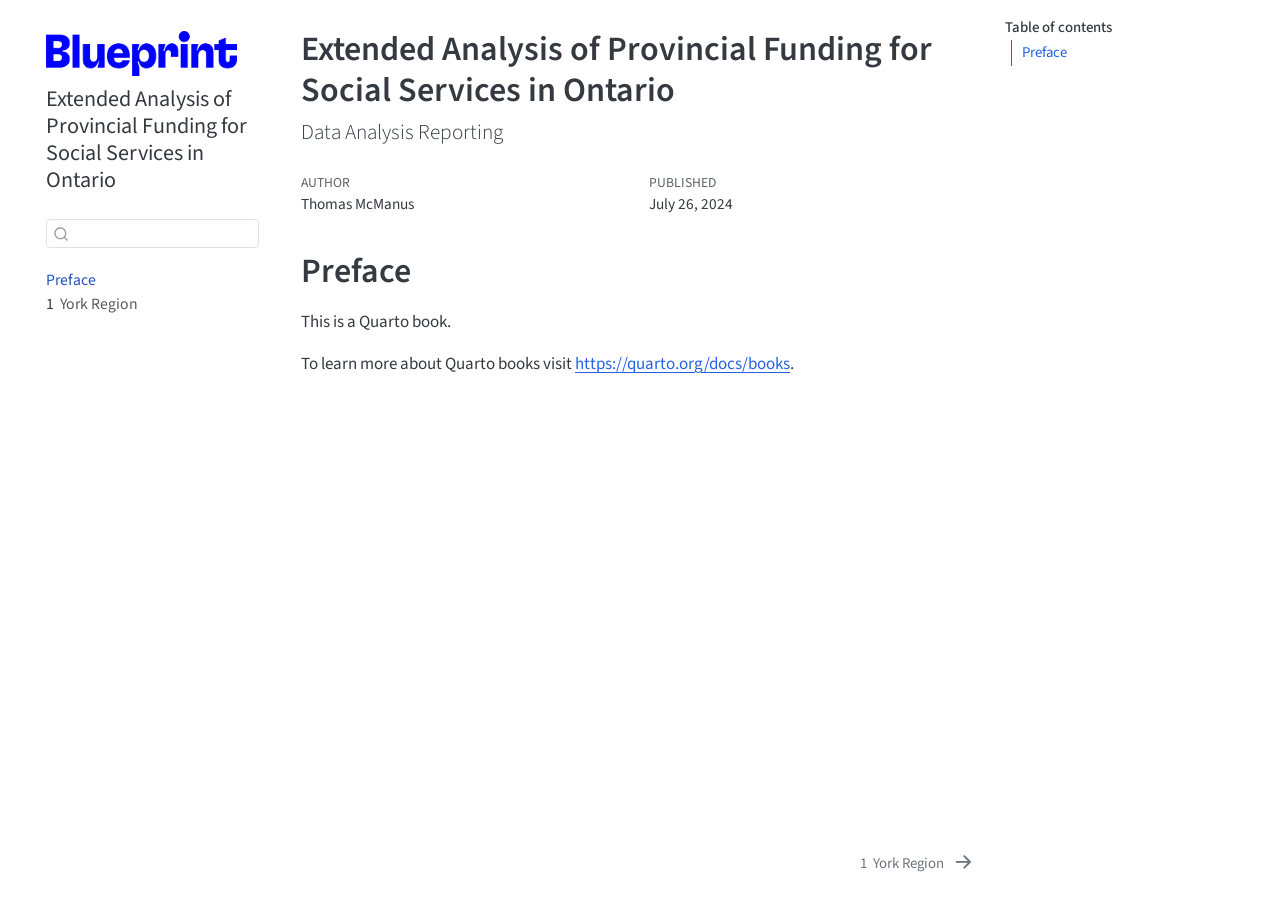
<file: docs/index.html>
<!DOCTYPE html>
<html xmlns="http://www.w3.org/1999/xhtml" lang="en" xml:lang="en"><head>

<meta charset="utf-8">
<meta name="generator" content="quarto-1.6.40">

<meta name="viewport" content="width=device-width, initial-scale=1.0, user-scalable=yes">

<meta name="author" content="Thomas McManus">
<meta name="dcterms.date" content="2024-07-26">

<title>Extended Analysis of Provincial Funding for Social Services in Ontario</title>
<style>
code{white-space: pre-wrap;}
span.smallcaps{font-variant: small-caps;}
div.columns{display: flex; gap: min(4vw, 1.5em);}
div.column{flex: auto; overflow-x: auto;}
div.hanging-indent{margin-left: 1.5em; text-indent: -1.5em;}
ul.task-list{list-style: none;}
ul.task-list li input[type="checkbox"] {
  width: 0.8em;
  margin: 0 0.8em 0.2em -1em; /* quarto-specific, see https://github.com/quarto-dev/quarto-cli/issues/4556 */ 
  vertical-align: middle;
}
</style>


<script src="site_libs/quarto-nav/quarto-nav.js"></script>
<script src="site_libs/quarto-nav/headroom.min.js"></script>
<script src="site_libs/clipboard/clipboard.min.js"></script>
<script src="site_libs/quarto-search/autocomplete.umd.js"></script>
<script src="site_libs/quarto-search/fuse.min.js"></script>
<script src="site_libs/quarto-search/quarto-search.js"></script>
<meta name="quarto:offset" content="./">
<link href="./york-replication.html" rel="next">
<link href="./favicon.png" rel="icon" type="image/png">
<script src="site_libs/quarto-html/quarto.js"></script>
<script src="site_libs/quarto-html/popper.min.js"></script>
<script src="site_libs/quarto-html/tippy.umd.min.js"></script>
<script src="site_libs/quarto-html/anchor.min.js"></script>
<link href="site_libs/quarto-html/tippy.css" rel="stylesheet">
<link href="site_libs/quarto-html/quarto-syntax-highlighting-549806ee2085284f45b00abea8c6df48.css" rel="stylesheet" id="quarto-text-highlighting-styles">
<script src="site_libs/bootstrap/bootstrap.min.js"></script>
<link href="site_libs/bootstrap/bootstrap-icons.css" rel="stylesheet">
<link href="site_libs/bootstrap/bootstrap-22cc91045bf7ff1257ae05e9c91e76ab.min.css" rel="stylesheet" append-hash="true" id="quarto-bootstrap" data-mode="light">
<script id="quarto-search-options" type="application/json">{
  "location": "sidebar",
  "copy-button": false,
  "collapse-after": 3,
  "panel-placement": "start",
  "type": "textbox",
  "limit": 50,
  "keyboard-shortcut": [
    "f",
    "/",
    "s"
  ],
  "show-item-context": false,
  "language": {
    "search-no-results-text": "No results",
    "search-matching-documents-text": "matching documents",
    "search-copy-link-title": "Copy link to search",
    "search-hide-matches-text": "Hide additional matches",
    "search-more-match-text": "more match in this document",
    "search-more-matches-text": "more matches in this document",
    "search-clear-button-title": "Clear",
    "search-text-placeholder": "",
    "search-detached-cancel-button-title": "Cancel",
    "search-submit-button-title": "Submit",
    "search-label": "Search"
  }
}</script>


</head>

<body class="nav-sidebar floating">

<div id="quarto-search-results"></div>
  <header id="quarto-header" class="headroom fixed-top">
  <nav class="quarto-secondary-nav">
    <div class="container-fluid d-flex">
      <button type="button" class="quarto-btn-toggle btn" data-bs-toggle="collapse" role="button" data-bs-target=".quarto-sidebar-collapse-item" aria-controls="quarto-sidebar" aria-expanded="false" aria-label="Toggle sidebar navigation" onclick="if (window.quartoToggleHeadroom) { window.quartoToggleHeadroom(); }">
        <i class="bi bi-layout-text-sidebar-reverse"></i>
      </button>
        <nav class="quarto-page-breadcrumbs" aria-label="breadcrumb"><ol class="breadcrumb"><li class="breadcrumb-item"><a href="./index.html">Preface</a></li></ol></nav>
        <a class="flex-grow-1" role="navigation" data-bs-toggle="collapse" data-bs-target=".quarto-sidebar-collapse-item" aria-controls="quarto-sidebar" aria-expanded="false" aria-label="Toggle sidebar navigation" onclick="if (window.quartoToggleHeadroom) { window.quartoToggleHeadroom(); }">      
        </a>
      <button type="button" class="btn quarto-search-button" aria-label="Search" onclick="window.quartoOpenSearch();">
        <i class="bi bi-search"></i>
      </button>
    </div>
  </nav>
</header>
<!-- content -->
<div id="quarto-content" class="quarto-container page-columns page-rows-contents page-layout-article">
<!-- sidebar -->
  <nav id="quarto-sidebar" class="sidebar collapse collapse-horizontal quarto-sidebar-collapse-item sidebar-navigation floating overflow-auto">
    <div class="pt-lg-2 mt-2 text-left sidebar-header sidebar-header-stacked">
      <a href="./index.html" class="sidebar-logo-link">
      <img src="./blueprint-logo.png" alt="" class="sidebar-logo py-0 d-lg-inline d-none">
      </a>
    <div class="sidebar-title mb-0 py-0">
      <a href="./">Extended Analysis of Provincial Funding for Social Services in Ontario</a> 
    </div>
      </div>
        <div class="mt-2 flex-shrink-0 align-items-center">
        <div class="sidebar-search">
        <div id="quarto-search" class="" title="Search"></div>
        </div>
        </div>
    <div class="sidebar-menu-container"> 
    <ul class="list-unstyled mt-1">
        <li class="sidebar-item">
  <div class="sidebar-item-container"> 
  <a href="./index.html" class="sidebar-item-text sidebar-link active">
 <span class="menu-text">Preface</span></a>
  </div>
</li>
        <li class="sidebar-item">
  <div class="sidebar-item-container"> 
  <a href="./york-replication.html" class="sidebar-item-text sidebar-link">
 <span class="menu-text"><span class="chapter-number">1</span>&nbsp; <span class="chapter-title">York Region</span></span></a>
  </div>
</li>
    </ul>
    </div>
</nav>
<div id="quarto-sidebar-glass" class="quarto-sidebar-collapse-item" data-bs-toggle="collapse" data-bs-target=".quarto-sidebar-collapse-item"></div>
<!-- margin-sidebar -->
    <div id="quarto-margin-sidebar" class="sidebar margin-sidebar">
        <nav id="TOC" role="doc-toc" class="toc-active">
    <h2 id="toc-title">Table of contents</h2>
   
  <ul>
  <li><a href="#preface" id="toc-preface" class="nav-link active" data-scroll-target="#preface">Preface</a></li>
  </ul>
</nav>
    </div>
<!-- main -->
<main class="content" id="quarto-document-content">

<header id="title-block-header" class="quarto-title-block default">
<div class="quarto-title">
<h1 class="title">Extended Analysis of Provincial Funding for Social Services in Ontario</h1>
<p class="subtitle lead">Data Analysis Reporting</p>
</div>



<div class="quarto-title-meta">

    <div>
    <div class="quarto-title-meta-heading">Author</div>
    <div class="quarto-title-meta-contents">
             <p>Thomas McManus </p>
          </div>
  </div>
    
    <div>
    <div class="quarto-title-meta-heading">Published</div>
    <div class="quarto-title-meta-contents">
      <p class="date">July 26, 2024</p>
    </div>
  </div>
  
    
  </div>
  


</header>


<section id="preface" class="level1 unnumbered">
<h1 class="unnumbered">Preface</h1>
<p>This is a Quarto book.</p>
<p>To learn more about Quarto books visit <a href="https://quarto.org/docs/books" class="uri">https://quarto.org/docs/books</a>.</p>


</section>

</main> <!-- /main -->
<script id="quarto-html-after-body" type="application/javascript">
window.document.addEventListener("DOMContentLoaded", function (event) {
  const toggleBodyColorMode = (bsSheetEl) => {
    const mode = bsSheetEl.getAttribute("data-mode");
    const bodyEl = window.document.querySelector("body");
    if (mode === "dark") {
      bodyEl.classList.add("quarto-dark");
      bodyEl.classList.remove("quarto-light");
    } else {
      bodyEl.classList.add("quarto-light");
      bodyEl.classList.remove("quarto-dark");
    }
  }
  const toggleBodyColorPrimary = () => {
    const bsSheetEl = window.document.querySelector("link#quarto-bootstrap");
    if (bsSheetEl) {
      toggleBodyColorMode(bsSheetEl);
    }
  }
  toggleBodyColorPrimary();  
  const icon = "";
  const anchorJS = new window.AnchorJS();
  anchorJS.options = {
    placement: 'right',
    icon: icon
  };
  anchorJS.add('.anchored');
  const isCodeAnnotation = (el) => {
    for (const clz of el.classList) {
      if (clz.startsWith('code-annotation-')) {                     
        return true;
      }
    }
    return false;
  }
  const onCopySuccess = function(e) {
    // button target
    const button = e.trigger;
    // don't keep focus
    button.blur();
    // flash "checked"
    button.classList.add('code-copy-button-checked');
    var currentTitle = button.getAttribute("title");
    button.setAttribute("title", "Copied!");
    let tooltip;
    if (window.bootstrap) {
      button.setAttribute("data-bs-toggle", "tooltip");
      button.setAttribute("data-bs-placement", "left");
      button.setAttribute("data-bs-title", "Copied!");
      tooltip = new bootstrap.Tooltip(button, 
        { trigger: "manual", 
          customClass: "code-copy-button-tooltip",
          offset: [0, -8]});
      tooltip.show();    
    }
    setTimeout(function() {
      if (tooltip) {
        tooltip.hide();
        button.removeAttribute("data-bs-title");
        button.removeAttribute("data-bs-toggle");
        button.removeAttribute("data-bs-placement");
      }
      button.setAttribute("title", currentTitle);
      button.classList.remove('code-copy-button-checked');
    }, 1000);
    // clear code selection
    e.clearSelection();
  }
  const getTextToCopy = function(trigger) {
      const codeEl = trigger.previousElementSibling.cloneNode(true);
      for (const childEl of codeEl.children) {
        if (isCodeAnnotation(childEl)) {
          childEl.remove();
        }
      }
      return codeEl.innerText;
  }
  const clipboard = new window.ClipboardJS('.code-copy-button:not([data-in-quarto-modal])', {
    text: getTextToCopy
  });
  clipboard.on('success', onCopySuccess);
  if (window.document.getElementById('quarto-embedded-source-code-modal')) {
    const clipboardModal = new window.ClipboardJS('.code-copy-button[data-in-quarto-modal]', {
      text: getTextToCopy,
      container: window.document.getElementById('quarto-embedded-source-code-modal')
    });
    clipboardModal.on('success', onCopySuccess);
  }
    var localhostRegex = new RegExp(/^(?:http|https):\/\/localhost\:?[0-9]*\//);
    var mailtoRegex = new RegExp(/^mailto:/);
      var filterRegex = new RegExp('/' + window.location.host + '/');
    var isInternal = (href) => {
        return filterRegex.test(href) || localhostRegex.test(href) || mailtoRegex.test(href);
    }
    // Inspect non-navigation links and adorn them if external
 	var links = window.document.querySelectorAll('a[href]:not(.nav-link):not(.navbar-brand):not(.toc-action):not(.sidebar-link):not(.sidebar-item-toggle):not(.pagination-link):not(.no-external):not([aria-hidden]):not(.dropdown-item):not(.quarto-navigation-tool):not(.about-link)');
    for (var i=0; i<links.length; i++) {
      const link = links[i];
      if (!isInternal(link.href)) {
        // undo the damage that might have been done by quarto-nav.js in the case of
        // links that we want to consider external
        if (link.dataset.originalHref !== undefined) {
          link.href = link.dataset.originalHref;
        }
      }
    }
  function tippyHover(el, contentFn, onTriggerFn, onUntriggerFn) {
    const config = {
      allowHTML: true,
      maxWidth: 500,
      delay: 100,
      arrow: false,
      appendTo: function(el) {
          return el.parentElement;
      },
      interactive: true,
      interactiveBorder: 10,
      theme: 'quarto',
      placement: 'bottom-start',
    };
    if (contentFn) {
      config.content = contentFn;
    }
    if (onTriggerFn) {
      config.onTrigger = onTriggerFn;
    }
    if (onUntriggerFn) {
      config.onUntrigger = onUntriggerFn;
    }
    window.tippy(el, config); 
  }
  const noterefs = window.document.querySelectorAll('a[role="doc-noteref"]');
  for (var i=0; i<noterefs.length; i++) {
    const ref = noterefs[i];
    tippyHover(ref, function() {
      // use id or data attribute instead here
      let href = ref.getAttribute('data-footnote-href') || ref.getAttribute('href');
      try { href = new URL(href).hash; } catch {}
      const id = href.replace(/^#\/?/, "");
      const note = window.document.getElementById(id);
      if (note) {
        return note.innerHTML;
      } else {
        return "";
      }
    });
  }
  const xrefs = window.document.querySelectorAll('a.quarto-xref');
  const processXRef = (id, note) => {
    // Strip column container classes
    const stripColumnClz = (el) => {
      el.classList.remove("page-full", "page-columns");
      if (el.children) {
        for (const child of el.children) {
          stripColumnClz(child);
        }
      }
    }
    stripColumnClz(note)
    if (id === null || id.startsWith('sec-')) {
      // Special case sections, only their first couple elements
      const container = document.createElement("div");
      if (note.children && note.children.length > 2) {
        container.appendChild(note.children[0].cloneNode(true));
        for (let i = 1; i < note.children.length; i++) {
          const child = note.children[i];
          if (child.tagName === "P" && child.innerText === "") {
            continue;
          } else {
            container.appendChild(child.cloneNode(true));
            break;
          }
        }
        if (window.Quarto?.typesetMath) {
          window.Quarto.typesetMath(container);
        }
        return container.innerHTML
      } else {
        if (window.Quarto?.typesetMath) {
          window.Quarto.typesetMath(note);
        }
        return note.innerHTML;
      }
    } else {
      // Remove any anchor links if they are present
      const anchorLink = note.querySelector('a.anchorjs-link');
      if (anchorLink) {
        anchorLink.remove();
      }
      if (window.Quarto?.typesetMath) {
        window.Quarto.typesetMath(note);
      }
      if (note.classList.contains("callout")) {
        return note.outerHTML;
      } else {
        return note.innerHTML;
      }
    }
  }
  for (var i=0; i<xrefs.length; i++) {
    const xref = xrefs[i];
    tippyHover(xref, undefined, function(instance) {
      instance.disable();
      let url = xref.getAttribute('href');
      let hash = undefined; 
      if (url.startsWith('#')) {
        hash = url;
      } else {
        try { hash = new URL(url).hash; } catch {}
      }
      if (hash) {
        const id = hash.replace(/^#\/?/, "");
        const note = window.document.getElementById(id);
        if (note !== null) {
          try {
            const html = processXRef(id, note.cloneNode(true));
            instance.setContent(html);
          } finally {
            instance.enable();
            instance.show();
          }
        } else {
          // See if we can fetch this
          fetch(url.split('#')[0])
          .then(res => res.text())
          .then(html => {
            const parser = new DOMParser();
            const htmlDoc = parser.parseFromString(html, "text/html");
            const note = htmlDoc.getElementById(id);
            if (note !== null) {
              const html = processXRef(id, note);
              instance.setContent(html);
            } 
          }).finally(() => {
            instance.enable();
            instance.show();
          });
        }
      } else {
        // See if we can fetch a full url (with no hash to target)
        // This is a special case and we should probably do some content thinning / targeting
        fetch(url)
        .then(res => res.text())
        .then(html => {
          const parser = new DOMParser();
          const htmlDoc = parser.parseFromString(html, "text/html");
          const note = htmlDoc.querySelector('main.content');
          if (note !== null) {
            // This should only happen for chapter cross references
            // (since there is no id in the URL)
            // remove the first header
            if (note.children.length > 0 && note.children[0].tagName === "HEADER") {
              note.children[0].remove();
            }
            const html = processXRef(null, note);
            instance.setContent(html);
          } 
        }).finally(() => {
          instance.enable();
          instance.show();
        });
      }
    }, function(instance) {
    });
  }
      let selectedAnnoteEl;
      const selectorForAnnotation = ( cell, annotation) => {
        let cellAttr = 'data-code-cell="' + cell + '"';
        let lineAttr = 'data-code-annotation="' +  annotation + '"';
        const selector = 'span[' + cellAttr + '][' + lineAttr + ']';
        return selector;
      }
      const selectCodeLines = (annoteEl) => {
        const doc = window.document;
        const targetCell = annoteEl.getAttribute("data-target-cell");
        const targetAnnotation = annoteEl.getAttribute("data-target-annotation");
        const annoteSpan = window.document.querySelector(selectorForAnnotation(targetCell, targetAnnotation));
        const lines = annoteSpan.getAttribute("data-code-lines").split(",");
        const lineIds = lines.map((line) => {
          return targetCell + "-" + line;
        })
        let top = null;
        let height = null;
        let parent = null;
        if (lineIds.length > 0) {
            //compute the position of the single el (top and bottom and make a div)
            const el = window.document.getElementById(lineIds[0]);
            top = el.offsetTop;
            height = el.offsetHeight;
            parent = el.parentElement.parentElement;
          if (lineIds.length > 1) {
            const lastEl = window.document.getElementById(lineIds[lineIds.length - 1]);
            const bottom = lastEl.offsetTop + lastEl.offsetHeight;
            height = bottom - top;
          }
          if (top !== null && height !== null && parent !== null) {
            // cook up a div (if necessary) and position it 
            let div = window.document.getElementById("code-annotation-line-highlight");
            if (div === null) {
              div = window.document.createElement("div");
              div.setAttribute("id", "code-annotation-line-highlight");
              div.style.position = 'absolute';
              parent.appendChild(div);
            }
            div.style.top = top - 2 + "px";
            div.style.height = height + 4 + "px";
            div.style.left = 0;
            let gutterDiv = window.document.getElementById("code-annotation-line-highlight-gutter");
            if (gutterDiv === null) {
              gutterDiv = window.document.createElement("div");
              gutterDiv.setAttribute("id", "code-annotation-line-highlight-gutter");
              gutterDiv.style.position = 'absolute';
              const codeCell = window.document.getElementById(targetCell);
              const gutter = codeCell.querySelector('.code-annotation-gutter');
              gutter.appendChild(gutterDiv);
            }
            gutterDiv.style.top = top - 2 + "px";
            gutterDiv.style.height = height + 4 + "px";
          }
          selectedAnnoteEl = annoteEl;
        }
      };
      const unselectCodeLines = () => {
        const elementsIds = ["code-annotation-line-highlight", "code-annotation-line-highlight-gutter"];
        elementsIds.forEach((elId) => {
          const div = window.document.getElementById(elId);
          if (div) {
            div.remove();
          }
        });
        selectedAnnoteEl = undefined;
      };
        // Handle positioning of the toggle
    window.addEventListener(
      "resize",
      throttle(() => {
        elRect = undefined;
        if (selectedAnnoteEl) {
          selectCodeLines(selectedAnnoteEl);
        }
      }, 10)
    );
    function throttle(fn, ms) {
    let throttle = false;
    let timer;
      return (...args) => {
        if(!throttle) { // first call gets through
            fn.apply(this, args);
            throttle = true;
        } else { // all the others get throttled
            if(timer) clearTimeout(timer); // cancel #2
            timer = setTimeout(() => {
              fn.apply(this, args);
              timer = throttle = false;
            }, ms);
        }
      };
    }
      // Attach click handler to the DT
      const annoteDls = window.document.querySelectorAll('dt[data-target-cell]');
      for (const annoteDlNode of annoteDls) {
        annoteDlNode.addEventListener('click', (event) => {
          const clickedEl = event.target;
          if (clickedEl !== selectedAnnoteEl) {
            unselectCodeLines();
            const activeEl = window.document.querySelector('dt[data-target-cell].code-annotation-active');
            if (activeEl) {
              activeEl.classList.remove('code-annotation-active');
            }
            selectCodeLines(clickedEl);
            clickedEl.classList.add('code-annotation-active');
          } else {
            // Unselect the line
            unselectCodeLines();
            clickedEl.classList.remove('code-annotation-active');
          }
        });
      }
  const findCites = (el) => {
    const parentEl = el.parentElement;
    if (parentEl) {
      const cites = parentEl.dataset.cites;
      if (cites) {
        return {
          el,
          cites: cites.split(' ')
        };
      } else {
        return findCites(el.parentElement)
      }
    } else {
      return undefined;
    }
  };
  var bibliorefs = window.document.querySelectorAll('a[role="doc-biblioref"]');
  for (var i=0; i<bibliorefs.length; i++) {
    const ref = bibliorefs[i];
    const citeInfo = findCites(ref);
    if (citeInfo) {
      tippyHover(citeInfo.el, function() {
        var popup = window.document.createElement('div');
        citeInfo.cites.forEach(function(cite) {
          var citeDiv = window.document.createElement('div');
          citeDiv.classList.add('hanging-indent');
          citeDiv.classList.add('csl-entry');
          var biblioDiv = window.document.getElementById('ref-' + cite);
          if (biblioDiv) {
            citeDiv.innerHTML = biblioDiv.innerHTML;
          }
          popup.appendChild(citeDiv);
        });
        return popup.innerHTML;
      });
    }
  }
});
</script>
<nav class="page-navigation">
  <div class="nav-page nav-page-previous">
  </div>
  <div class="nav-page nav-page-next">
      <a href="./york-replication.html" class="pagination-link" aria-label="York Region">
        <span class="nav-page-text"><span class="chapter-number">1</span>&nbsp; <span class="chapter-title">York Region</span></span> <i class="bi bi-arrow-right-short"></i>
      </a>
  </div>
</nav>
</div> <!-- /content -->




</body></html>
</file>
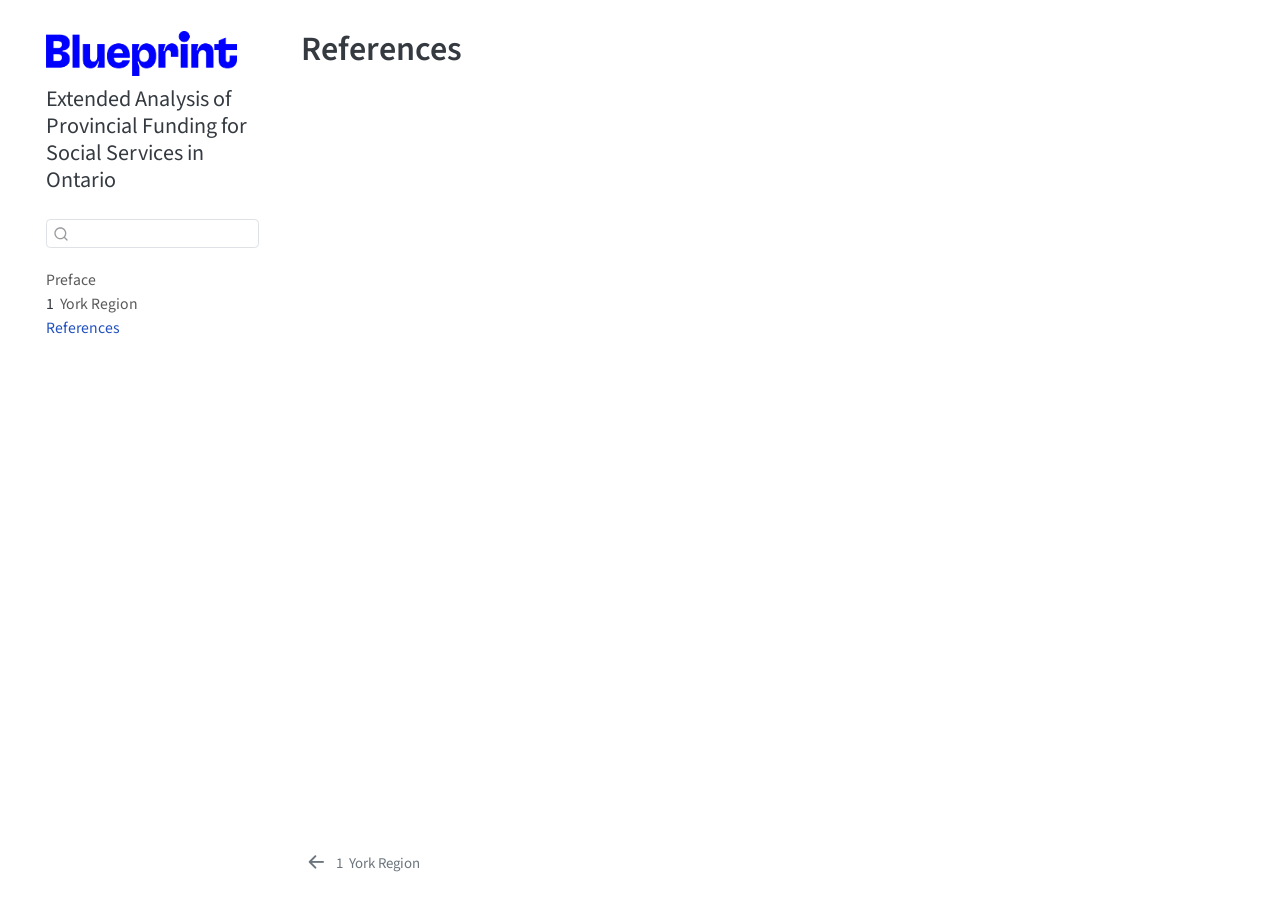
<file: docs/references.html>
<!DOCTYPE html>
<html xmlns="http://www.w3.org/1999/xhtml" lang="en" xml:lang="en"><head>

<meta charset="utf-8">
<meta name="generator" content="quarto-1.6.40">

<meta name="viewport" content="width=device-width, initial-scale=1.0, user-scalable=yes">


<title>References – Extended Analysis of Provincial Funding for Social Services in Ontario</title>
<style>
code{white-space: pre-wrap;}
span.smallcaps{font-variant: small-caps;}
div.columns{display: flex; gap: min(4vw, 1.5em);}
div.column{flex: auto; overflow-x: auto;}
div.hanging-indent{margin-left: 1.5em; text-indent: -1.5em;}
ul.task-list{list-style: none;}
ul.task-list li input[type="checkbox"] {
  width: 0.8em;
  margin: 0 0.8em 0.2em -1em; /* quarto-specific, see https://github.com/quarto-dev/quarto-cli/issues/4556 */ 
  vertical-align: middle;
}
/* CSS for citations */
div.csl-bib-body { }
div.csl-entry {
  clear: both;
}
.hanging-indent div.csl-entry {
  margin-left:2em;
  text-indent:-2em;
}
div.csl-left-margin {
  min-width:2em;
  float:left;
}
div.csl-right-inline {
  margin-left:2em;
  padding-left:1em;
}
div.csl-indent {
  margin-left: 2em;
}</style>


<script src="site_libs/quarto-nav/quarto-nav.js"></script>
<script src="site_libs/quarto-nav/headroom.min.js"></script>
<script src="site_libs/clipboard/clipboard.min.js"></script>
<script src="site_libs/quarto-search/autocomplete.umd.js"></script>
<script src="site_libs/quarto-search/fuse.min.js"></script>
<script src="site_libs/quarto-search/quarto-search.js"></script>
<meta name="quarto:offset" content="./">
<link href="./york-replication.html" rel="prev">
<link href="./favicon.png" rel="icon" type="image/png">
<script src="site_libs/quarto-html/quarto.js"></script>
<script src="site_libs/quarto-html/popper.min.js"></script>
<script src="site_libs/quarto-html/tippy.umd.min.js"></script>
<script src="site_libs/quarto-html/anchor.min.js"></script>
<link href="site_libs/quarto-html/tippy.css" rel="stylesheet">
<link href="site_libs/quarto-html/quarto-syntax-highlighting-549806ee2085284f45b00abea8c6df48.css" rel="stylesheet" id="quarto-text-highlighting-styles">
<script src="site_libs/bootstrap/bootstrap.min.js"></script>
<link href="site_libs/bootstrap/bootstrap-icons.css" rel="stylesheet">
<link href="site_libs/bootstrap/bootstrap-22cc91045bf7ff1257ae05e9c91e76ab.min.css" rel="stylesheet" append-hash="true" id="quarto-bootstrap" data-mode="light">
<script id="quarto-search-options" type="application/json">{
  "location": "sidebar",
  "copy-button": false,
  "collapse-after": 3,
  "panel-placement": "start",
  "type": "textbox",
  "limit": 50,
  "keyboard-shortcut": [
    "f",
    "/",
    "s"
  ],
  "show-item-context": false,
  "language": {
    "search-no-results-text": "No results",
    "search-matching-documents-text": "matching documents",
    "search-copy-link-title": "Copy link to search",
    "search-hide-matches-text": "Hide additional matches",
    "search-more-match-text": "more match in this document",
    "search-more-matches-text": "more matches in this document",
    "search-clear-button-title": "Clear",
    "search-text-placeholder": "",
    "search-detached-cancel-button-title": "Cancel",
    "search-submit-button-title": "Submit",
    "search-label": "Search"
  }
}</script>


</head>

<body class="nav-sidebar floating">

<div id="quarto-search-results"></div>
  <header id="quarto-header" class="headroom fixed-top">
  <nav class="quarto-secondary-nav">
    <div class="container-fluid d-flex">
      <button type="button" class="quarto-btn-toggle btn" data-bs-toggle="collapse" role="button" data-bs-target=".quarto-sidebar-collapse-item" aria-controls="quarto-sidebar" aria-expanded="false" aria-label="Toggle sidebar navigation" onclick="if (window.quartoToggleHeadroom) { window.quartoToggleHeadroom(); }">
        <i class="bi bi-layout-text-sidebar-reverse"></i>
      </button>
        <nav class="quarto-page-breadcrumbs" aria-label="breadcrumb"><ol class="breadcrumb"><li class="breadcrumb-item"><a href="./references.html">References</a></li></ol></nav>
        <a class="flex-grow-1" role="navigation" data-bs-toggle="collapse" data-bs-target=".quarto-sidebar-collapse-item" aria-controls="quarto-sidebar" aria-expanded="false" aria-label="Toggle sidebar navigation" onclick="if (window.quartoToggleHeadroom) { window.quartoToggleHeadroom(); }">      
        </a>
      <button type="button" class="btn quarto-search-button" aria-label="Search" onclick="window.quartoOpenSearch();">
        <i class="bi bi-search"></i>
      </button>
    </div>
  </nav>
</header>
<!-- content -->
<div id="quarto-content" class="quarto-container page-columns page-rows-contents page-layout-article">
<!-- sidebar -->
  <nav id="quarto-sidebar" class="sidebar collapse collapse-horizontal quarto-sidebar-collapse-item sidebar-navigation floating overflow-auto">
    <div class="pt-lg-2 mt-2 text-left sidebar-header sidebar-header-stacked">
      <a href="./index.html" class="sidebar-logo-link">
      <img src="./blueprint-logo.png" alt="" class="sidebar-logo py-0 d-lg-inline d-none">
      </a>
    <div class="sidebar-title mb-0 py-0">
      <a href="./">Extended Analysis of Provincial Funding for Social Services in Ontario</a> 
    </div>
      </div>
        <div class="mt-2 flex-shrink-0 align-items-center">
        <div class="sidebar-search">
        <div id="quarto-search" class="" title="Search"></div>
        </div>
        </div>
    <div class="sidebar-menu-container"> 
    <ul class="list-unstyled mt-1">
        <li class="sidebar-item">
  <div class="sidebar-item-container"> 
  <a href="./index.html" class="sidebar-item-text sidebar-link">
 <span class="menu-text">Preface</span></a>
  </div>
</li>
        <li class="sidebar-item">
  <div class="sidebar-item-container"> 
  <a href="./york-replication.html" class="sidebar-item-text sidebar-link">
 <span class="menu-text"><span class="chapter-number">1</span>&nbsp; <span class="chapter-title">York Region</span></span></a>
  </div>
</li>
        <li class="sidebar-item">
  <div class="sidebar-item-container"> 
  <a href="./references.html" class="sidebar-item-text sidebar-link active">
 <span class="menu-text">References</span></a>
  </div>
</li>
    </ul>
    </div>
</nav>
<div id="quarto-sidebar-glass" class="quarto-sidebar-collapse-item" data-bs-toggle="collapse" data-bs-target=".quarto-sidebar-collapse-item"></div>
<!-- margin-sidebar -->
    <div id="quarto-margin-sidebar" class="sidebar margin-sidebar zindex-bottom">
        
    </div>
<!-- main -->
<main class="content" id="quarto-document-content">

<header id="title-block-header" class="quarto-title-block default">
<div class="quarto-title">
<h1 class="title">References</h1>
</div>



<div class="quarto-title-meta">

    
  
    
  </div>
  


</header>


<div id="refs" role="list">

</div>



</main> <!-- /main -->
<script id="quarto-html-after-body" type="application/javascript">
window.document.addEventListener("DOMContentLoaded", function (event) {
  const toggleBodyColorMode = (bsSheetEl) => {
    const mode = bsSheetEl.getAttribute("data-mode");
    const bodyEl = window.document.querySelector("body");
    if (mode === "dark") {
      bodyEl.classList.add("quarto-dark");
      bodyEl.classList.remove("quarto-light");
    } else {
      bodyEl.classList.add("quarto-light");
      bodyEl.classList.remove("quarto-dark");
    }
  }
  const toggleBodyColorPrimary = () => {
    const bsSheetEl = window.document.querySelector("link#quarto-bootstrap");
    if (bsSheetEl) {
      toggleBodyColorMode(bsSheetEl);
    }
  }
  toggleBodyColorPrimary();  
  const icon = "";
  const anchorJS = new window.AnchorJS();
  anchorJS.options = {
    placement: 'right',
    icon: icon
  };
  anchorJS.add('.anchored');
  const isCodeAnnotation = (el) => {
    for (const clz of el.classList) {
      if (clz.startsWith('code-annotation-')) {                     
        return true;
      }
    }
    return false;
  }
  const onCopySuccess = function(e) {
    // button target
    const button = e.trigger;
    // don't keep focus
    button.blur();
    // flash "checked"
    button.classList.add('code-copy-button-checked');
    var currentTitle = button.getAttribute("title");
    button.setAttribute("title", "Copied!");
    let tooltip;
    if (window.bootstrap) {
      button.setAttribute("data-bs-toggle", "tooltip");
      button.setAttribute("data-bs-placement", "left");
      button.setAttribute("data-bs-title", "Copied!");
      tooltip = new bootstrap.Tooltip(button, 
        { trigger: "manual", 
          customClass: "code-copy-button-tooltip",
          offset: [0, -8]});
      tooltip.show();    
    }
    setTimeout(function() {
      if (tooltip) {
        tooltip.hide();
        button.removeAttribute("data-bs-title");
        button.removeAttribute("data-bs-toggle");
        button.removeAttribute("data-bs-placement");
      }
      button.setAttribute("title", currentTitle);
      button.classList.remove('code-copy-button-checked');
    }, 1000);
    // clear code selection
    e.clearSelection();
  }
  const getTextToCopy = function(trigger) {
      const codeEl = trigger.previousElementSibling.cloneNode(true);
      for (const childEl of codeEl.children) {
        if (isCodeAnnotation(childEl)) {
          childEl.remove();
        }
      }
      return codeEl.innerText;
  }
  const clipboard = new window.ClipboardJS('.code-copy-button:not([data-in-quarto-modal])', {
    text: getTextToCopy
  });
  clipboard.on('success', onCopySuccess);
  if (window.document.getElementById('quarto-embedded-source-code-modal')) {
    const clipboardModal = new window.ClipboardJS('.code-copy-button[data-in-quarto-modal]', {
      text: getTextToCopy,
      container: window.document.getElementById('quarto-embedded-source-code-modal')
    });
    clipboardModal.on('success', onCopySuccess);
  }
    var localhostRegex = new RegExp(/^(?:http|https):\/\/localhost\:?[0-9]*\//);
    var mailtoRegex = new RegExp(/^mailto:/);
      var filterRegex = new RegExp('/' + window.location.host + '/');
    var isInternal = (href) => {
        return filterRegex.test(href) || localhostRegex.test(href) || mailtoRegex.test(href);
    }
    // Inspect non-navigation links and adorn them if external
 	var links = window.document.querySelectorAll('a[href]:not(.nav-link):not(.navbar-brand):not(.toc-action):not(.sidebar-link):not(.sidebar-item-toggle):not(.pagination-link):not(.no-external):not([aria-hidden]):not(.dropdown-item):not(.quarto-navigation-tool):not(.about-link)');
    for (var i=0; i<links.length; i++) {
      const link = links[i];
      if (!isInternal(link.href)) {
        // undo the damage that might have been done by quarto-nav.js in the case of
        // links that we want to consider external
        if (link.dataset.originalHref !== undefined) {
          link.href = link.dataset.originalHref;
        }
      }
    }
  function tippyHover(el, contentFn, onTriggerFn, onUntriggerFn) {
    const config = {
      allowHTML: true,
      maxWidth: 500,
      delay: 100,
      arrow: false,
      appendTo: function(el) {
          return el.parentElement;
      },
      interactive: true,
      interactiveBorder: 10,
      theme: 'quarto',
      placement: 'bottom-start',
    };
    if (contentFn) {
      config.content = contentFn;
    }
    if (onTriggerFn) {
      config.onTrigger = onTriggerFn;
    }
    if (onUntriggerFn) {
      config.onUntrigger = onUntriggerFn;
    }
    window.tippy(el, config); 
  }
  const noterefs = window.document.querySelectorAll('a[role="doc-noteref"]');
  for (var i=0; i<noterefs.length; i++) {
    const ref = noterefs[i];
    tippyHover(ref, function() {
      // use id or data attribute instead here
      let href = ref.getAttribute('data-footnote-href') || ref.getAttribute('href');
      try { href = new URL(href).hash; } catch {}
      const id = href.replace(/^#\/?/, "");
      const note = window.document.getElementById(id);
      if (note) {
        return note.innerHTML;
      } else {
        return "";
      }
    });
  }
  const xrefs = window.document.querySelectorAll('a.quarto-xref');
  const processXRef = (id, note) => {
    // Strip column container classes
    const stripColumnClz = (el) => {
      el.classList.remove("page-full", "page-columns");
      if (el.children) {
        for (const child of el.children) {
          stripColumnClz(child);
        }
      }
    }
    stripColumnClz(note)
    if (id === null || id.startsWith('sec-')) {
      // Special case sections, only their first couple elements
      const container = document.createElement("div");
      if (note.children && note.children.length > 2) {
        container.appendChild(note.children[0].cloneNode(true));
        for (let i = 1; i < note.children.length; i++) {
          const child = note.children[i];
          if (child.tagName === "P" && child.innerText === "") {
            continue;
          } else {
            container.appendChild(child.cloneNode(true));
            break;
          }
        }
        if (window.Quarto?.typesetMath) {
          window.Quarto.typesetMath(container);
        }
        return container.innerHTML
      } else {
        if (window.Quarto?.typesetMath) {
          window.Quarto.typesetMath(note);
        }
        return note.innerHTML;
      }
    } else {
      // Remove any anchor links if they are present
      const anchorLink = note.querySelector('a.anchorjs-link');
      if (anchorLink) {
        anchorLink.remove();
      }
      if (window.Quarto?.typesetMath) {
        window.Quarto.typesetMath(note);
      }
      if (note.classList.contains("callout")) {
        return note.outerHTML;
      } else {
        return note.innerHTML;
      }
    }
  }
  for (var i=0; i<xrefs.length; i++) {
    const xref = xrefs[i];
    tippyHover(xref, undefined, function(instance) {
      instance.disable();
      let url = xref.getAttribute('href');
      let hash = undefined; 
      if (url.startsWith('#')) {
        hash = url;
      } else {
        try { hash = new URL(url).hash; } catch {}
      }
      if (hash) {
        const id = hash.replace(/^#\/?/, "");
        const note = window.document.getElementById(id);
        if (note !== null) {
          try {
            const html = processXRef(id, note.cloneNode(true));
            instance.setContent(html);
          } finally {
            instance.enable();
            instance.show();
          }
        } else {
          // See if we can fetch this
          fetch(url.split('#')[0])
          .then(res => res.text())
          .then(html => {
            const parser = new DOMParser();
            const htmlDoc = parser.parseFromString(html, "text/html");
            const note = htmlDoc.getElementById(id);
            if (note !== null) {
              const html = processXRef(id, note);
              instance.setContent(html);
            } 
          }).finally(() => {
            instance.enable();
            instance.show();
          });
        }
      } else {
        // See if we can fetch a full url (with no hash to target)
        // This is a special case and we should probably do some content thinning / targeting
        fetch(url)
        .then(res => res.text())
        .then(html => {
          const parser = new DOMParser();
          const htmlDoc = parser.parseFromString(html, "text/html");
          const note = htmlDoc.querySelector('main.content');
          if (note !== null) {
            // This should only happen for chapter cross references
            // (since there is no id in the URL)
            // remove the first header
            if (note.children.length > 0 && note.children[0].tagName === "HEADER") {
              note.children[0].remove();
            }
            const html = processXRef(null, note);
            instance.setContent(html);
          } 
        }).finally(() => {
          instance.enable();
          instance.show();
        });
      }
    }, function(instance) {
    });
  }
      let selectedAnnoteEl;
      const selectorForAnnotation = ( cell, annotation) => {
        let cellAttr = 'data-code-cell="' + cell + '"';
        let lineAttr = 'data-code-annotation="' +  annotation + '"';
        const selector = 'span[' + cellAttr + '][' + lineAttr + ']';
        return selector;
      }
      const selectCodeLines = (annoteEl) => {
        const doc = window.document;
        const targetCell = annoteEl.getAttribute("data-target-cell");
        const targetAnnotation = annoteEl.getAttribute("data-target-annotation");
        const annoteSpan = window.document.querySelector(selectorForAnnotation(targetCell, targetAnnotation));
        const lines = annoteSpan.getAttribute("data-code-lines").split(",");
        const lineIds = lines.map((line) => {
          return targetCell + "-" + line;
        })
        let top = null;
        let height = null;
        let parent = null;
        if (lineIds.length > 0) {
            //compute the position of the single el (top and bottom and make a div)
            const el = window.document.getElementById(lineIds[0]);
            top = el.offsetTop;
            height = el.offsetHeight;
            parent = el.parentElement.parentElement;
          if (lineIds.length > 1) {
            const lastEl = window.document.getElementById(lineIds[lineIds.length - 1]);
            const bottom = lastEl.offsetTop + lastEl.offsetHeight;
            height = bottom - top;
          }
          if (top !== null && height !== null && parent !== null) {
            // cook up a div (if necessary) and position it 
            let div = window.document.getElementById("code-annotation-line-highlight");
            if (div === null) {
              div = window.document.createElement("div");
              div.setAttribute("id", "code-annotation-line-highlight");
              div.style.position = 'absolute';
              parent.appendChild(div);
            }
            div.style.top = top - 2 + "px";
            div.style.height = height + 4 + "px";
            div.style.left = 0;
            let gutterDiv = window.document.getElementById("code-annotation-line-highlight-gutter");
            if (gutterDiv === null) {
              gutterDiv = window.document.createElement("div");
              gutterDiv.setAttribute("id", "code-annotation-line-highlight-gutter");
              gutterDiv.style.position = 'absolute';
              const codeCell = window.document.getElementById(targetCell);
              const gutter = codeCell.querySelector('.code-annotation-gutter');
              gutter.appendChild(gutterDiv);
            }
            gutterDiv.style.top = top - 2 + "px";
            gutterDiv.style.height = height + 4 + "px";
          }
          selectedAnnoteEl = annoteEl;
        }
      };
      const unselectCodeLines = () => {
        const elementsIds = ["code-annotation-line-highlight", "code-annotation-line-highlight-gutter"];
        elementsIds.forEach((elId) => {
          const div = window.document.getElementById(elId);
          if (div) {
            div.remove();
          }
        });
        selectedAnnoteEl = undefined;
      };
        // Handle positioning of the toggle
    window.addEventListener(
      "resize",
      throttle(() => {
        elRect = undefined;
        if (selectedAnnoteEl) {
          selectCodeLines(selectedAnnoteEl);
        }
      }, 10)
    );
    function throttle(fn, ms) {
    let throttle = false;
    let timer;
      return (...args) => {
        if(!throttle) { // first call gets through
            fn.apply(this, args);
            throttle = true;
        } else { // all the others get throttled
            if(timer) clearTimeout(timer); // cancel #2
            timer = setTimeout(() => {
              fn.apply(this, args);
              timer = throttle = false;
            }, ms);
        }
      };
    }
      // Attach click handler to the DT
      const annoteDls = window.document.querySelectorAll('dt[data-target-cell]');
      for (const annoteDlNode of annoteDls) {
        annoteDlNode.addEventListener('click', (event) => {
          const clickedEl = event.target;
          if (clickedEl !== selectedAnnoteEl) {
            unselectCodeLines();
            const activeEl = window.document.querySelector('dt[data-target-cell].code-annotation-active');
            if (activeEl) {
              activeEl.classList.remove('code-annotation-active');
            }
            selectCodeLines(clickedEl);
            clickedEl.classList.add('code-annotation-active');
          } else {
            // Unselect the line
            unselectCodeLines();
            clickedEl.classList.remove('code-annotation-active');
          }
        });
      }
  const findCites = (el) => {
    const parentEl = el.parentElement;
    if (parentEl) {
      const cites = parentEl.dataset.cites;
      if (cites) {
        return {
          el,
          cites: cites.split(' ')
        };
      } else {
        return findCites(el.parentElement)
      }
    } else {
      return undefined;
    }
  };
  var bibliorefs = window.document.querySelectorAll('a[role="doc-biblioref"]');
  for (var i=0; i<bibliorefs.length; i++) {
    const ref = bibliorefs[i];
    const citeInfo = findCites(ref);
    if (citeInfo) {
      tippyHover(citeInfo.el, function() {
        var popup = window.document.createElement('div');
        citeInfo.cites.forEach(function(cite) {
          var citeDiv = window.document.createElement('div');
          citeDiv.classList.add('hanging-indent');
          citeDiv.classList.add('csl-entry');
          var biblioDiv = window.document.getElementById('ref-' + cite);
          if (biblioDiv) {
            citeDiv.innerHTML = biblioDiv.innerHTML;
          }
          popup.appendChild(citeDiv);
        });
        return popup.innerHTML;
      });
    }
  }
});
</script>
<nav class="page-navigation">
  <div class="nav-page nav-page-previous">
      <a href="./york-replication.html" class="pagination-link" aria-label="York Region">
        <i class="bi bi-arrow-left-short"></i> <span class="nav-page-text"><span class="chapter-number">1</span>&nbsp; <span class="chapter-title">York Region</span></span>
      </a>          
  </div>
  <div class="nav-page nav-page-next">
  </div>
</nav>
</div> <!-- /content -->




</body></html>
</file>
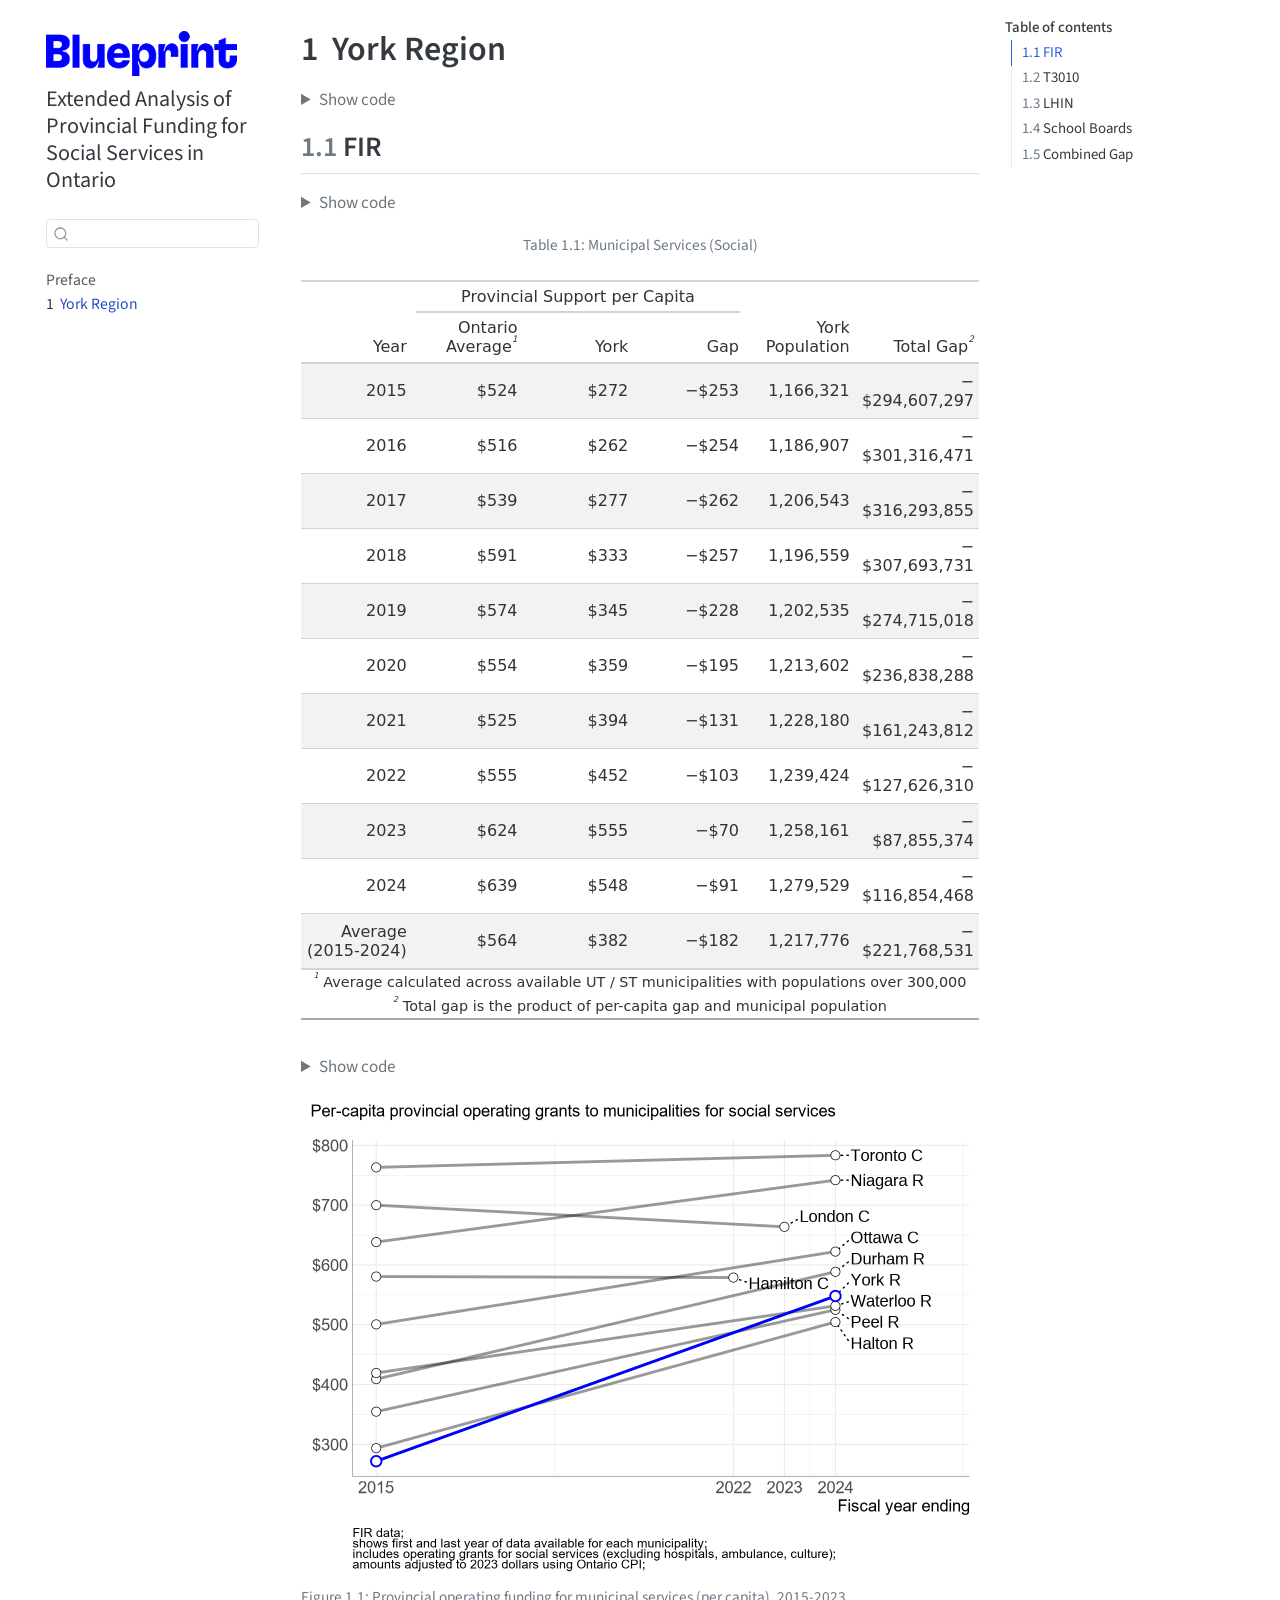
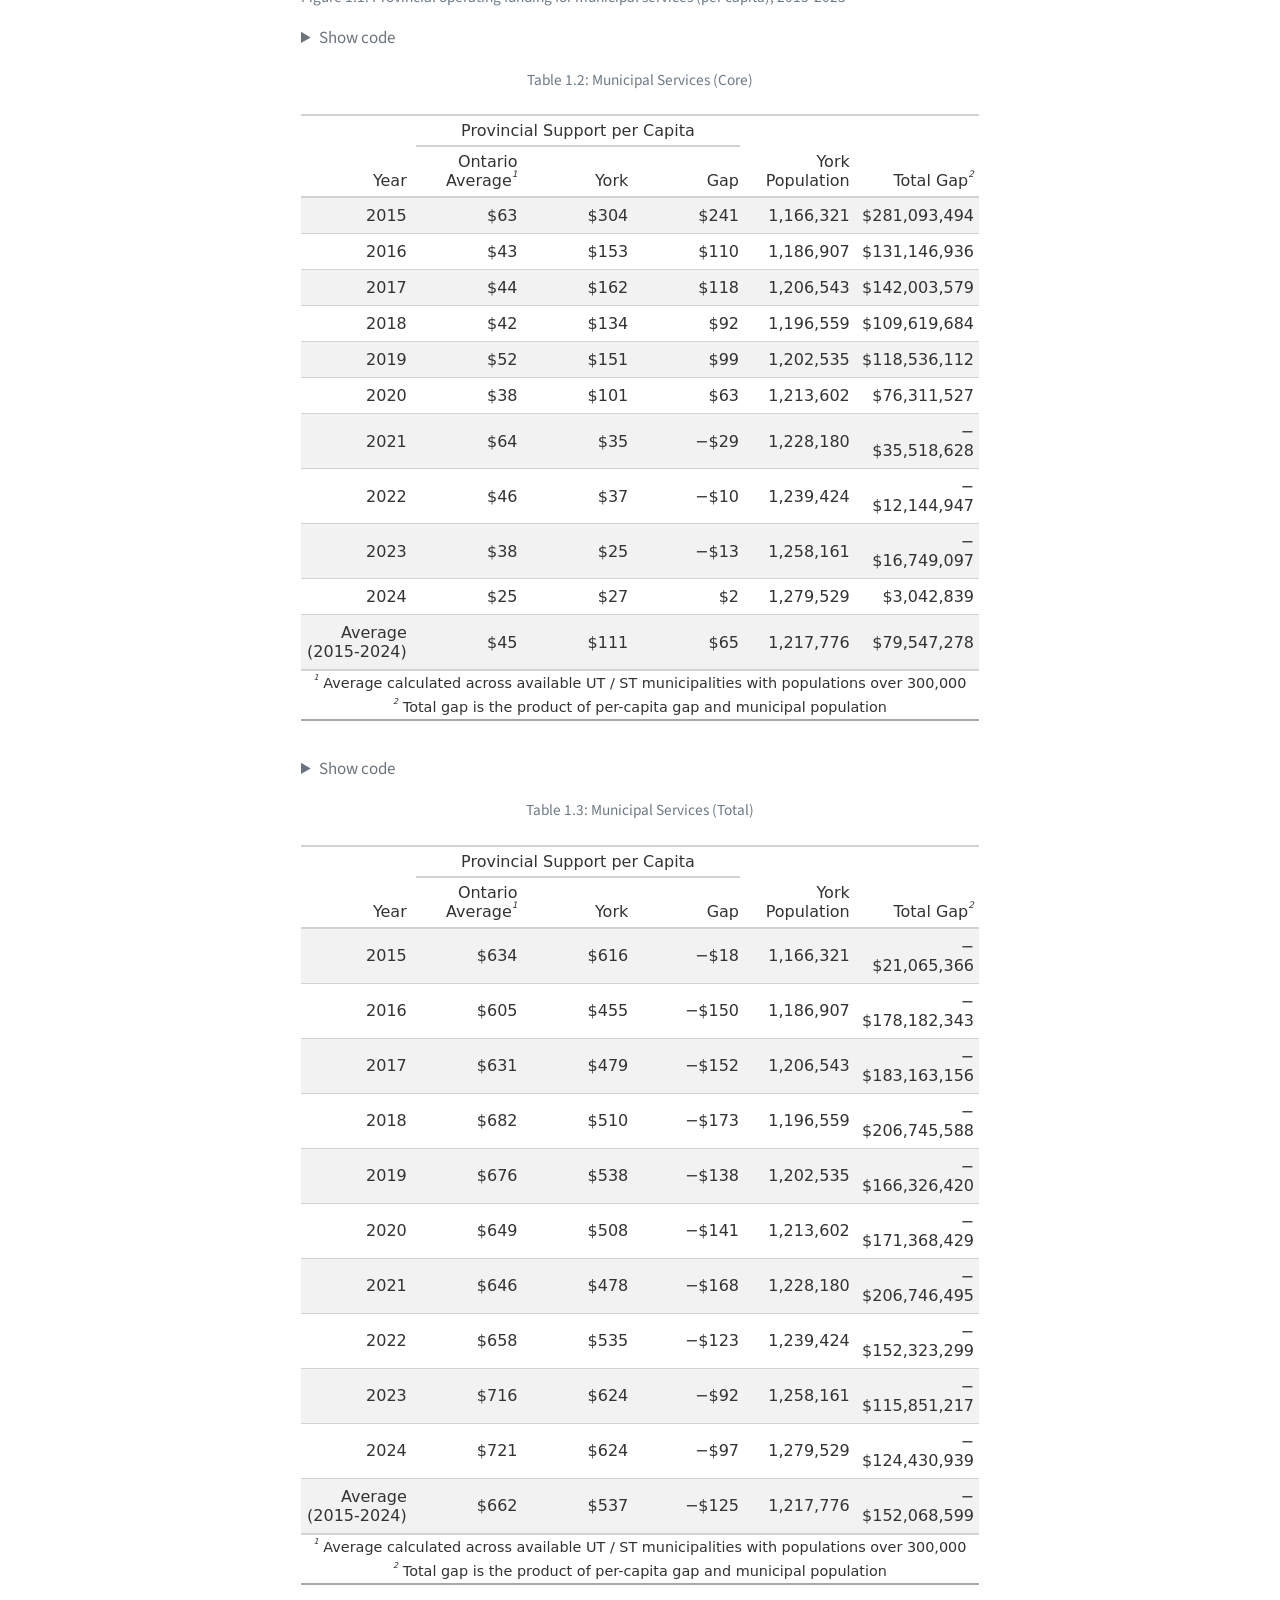
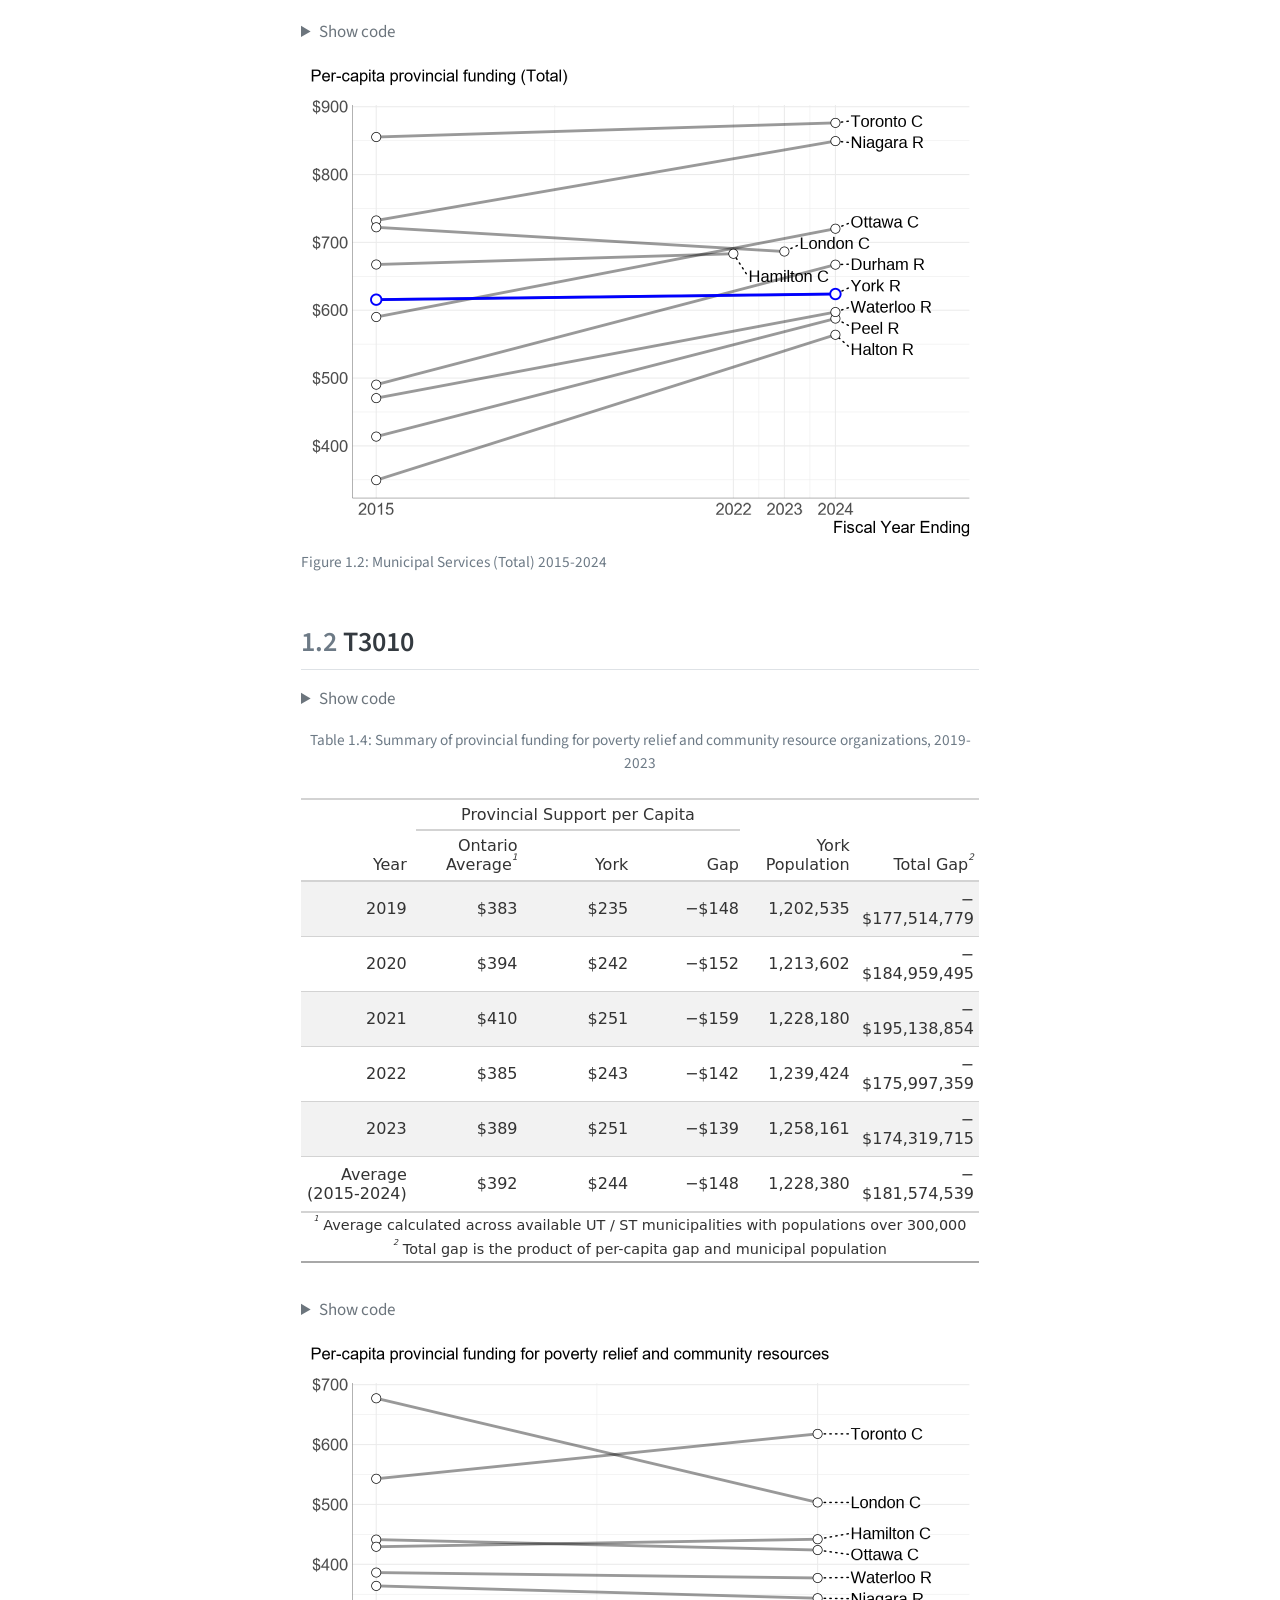
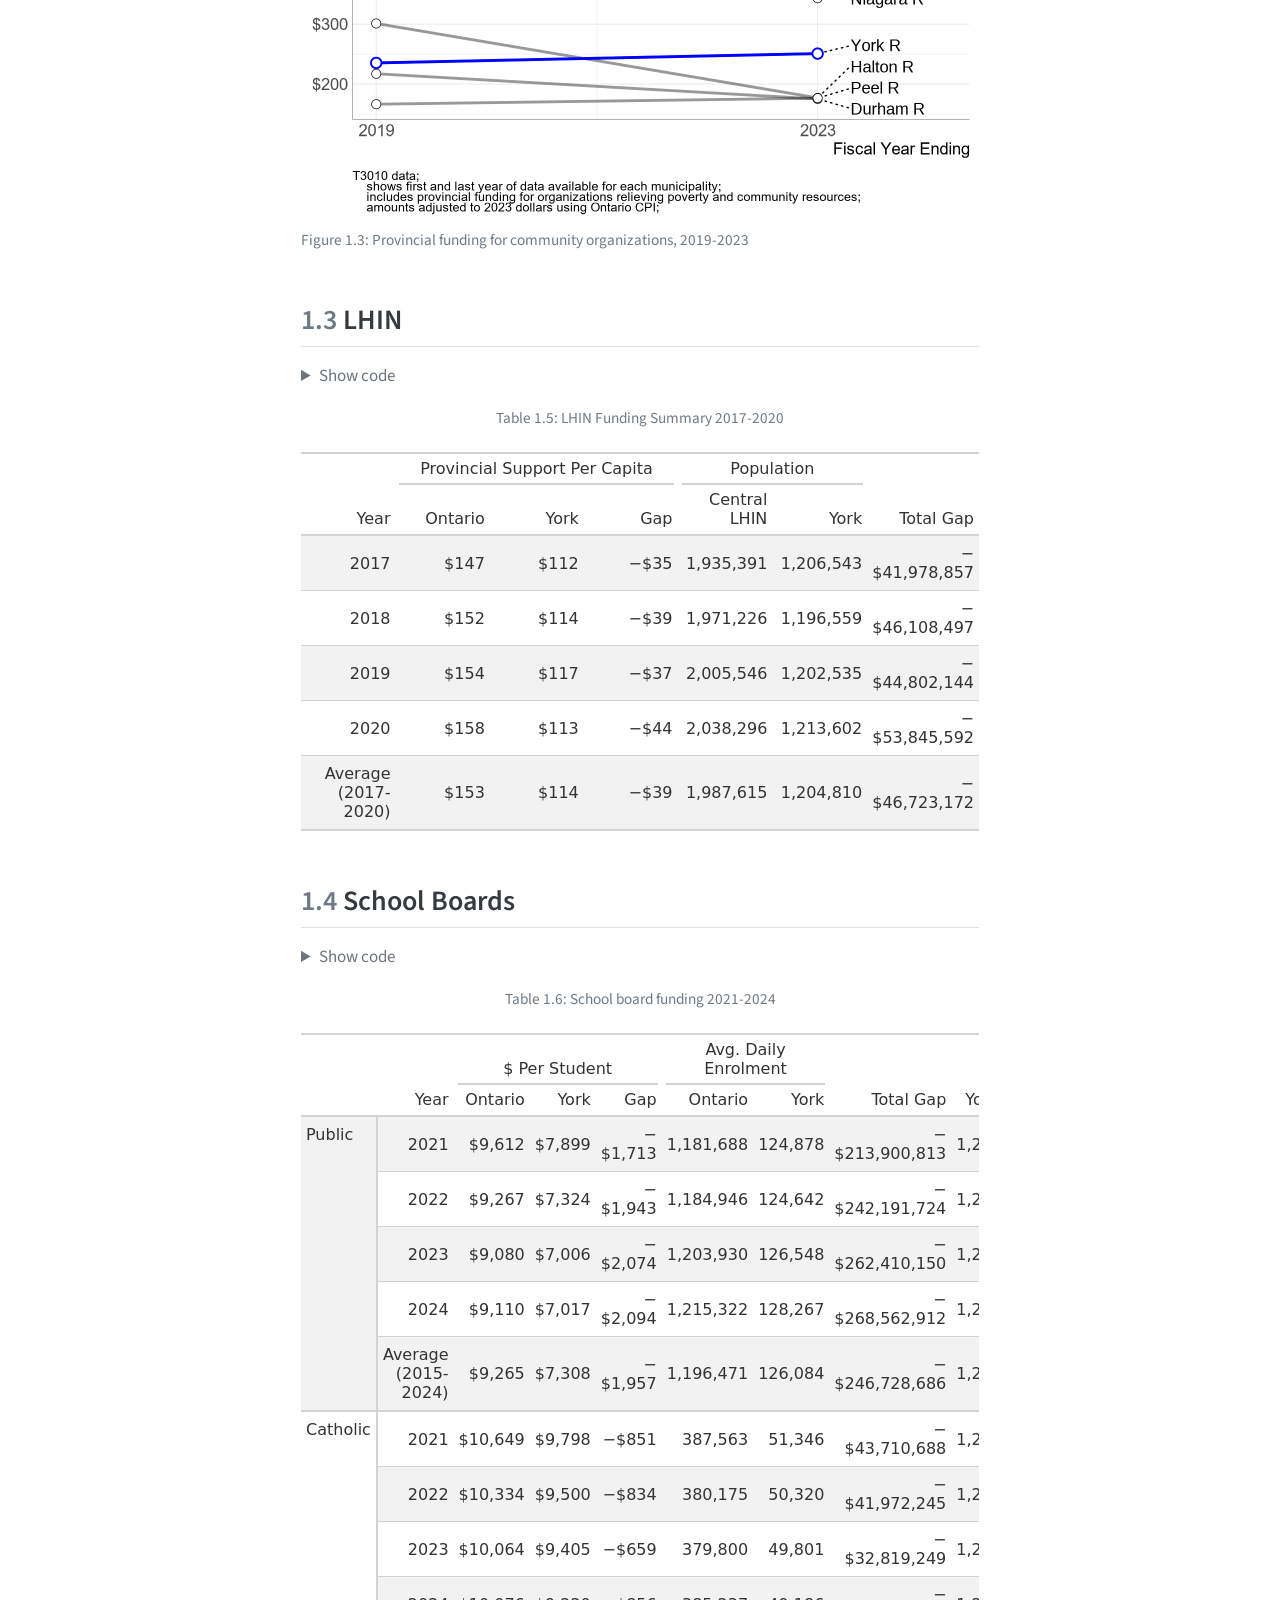
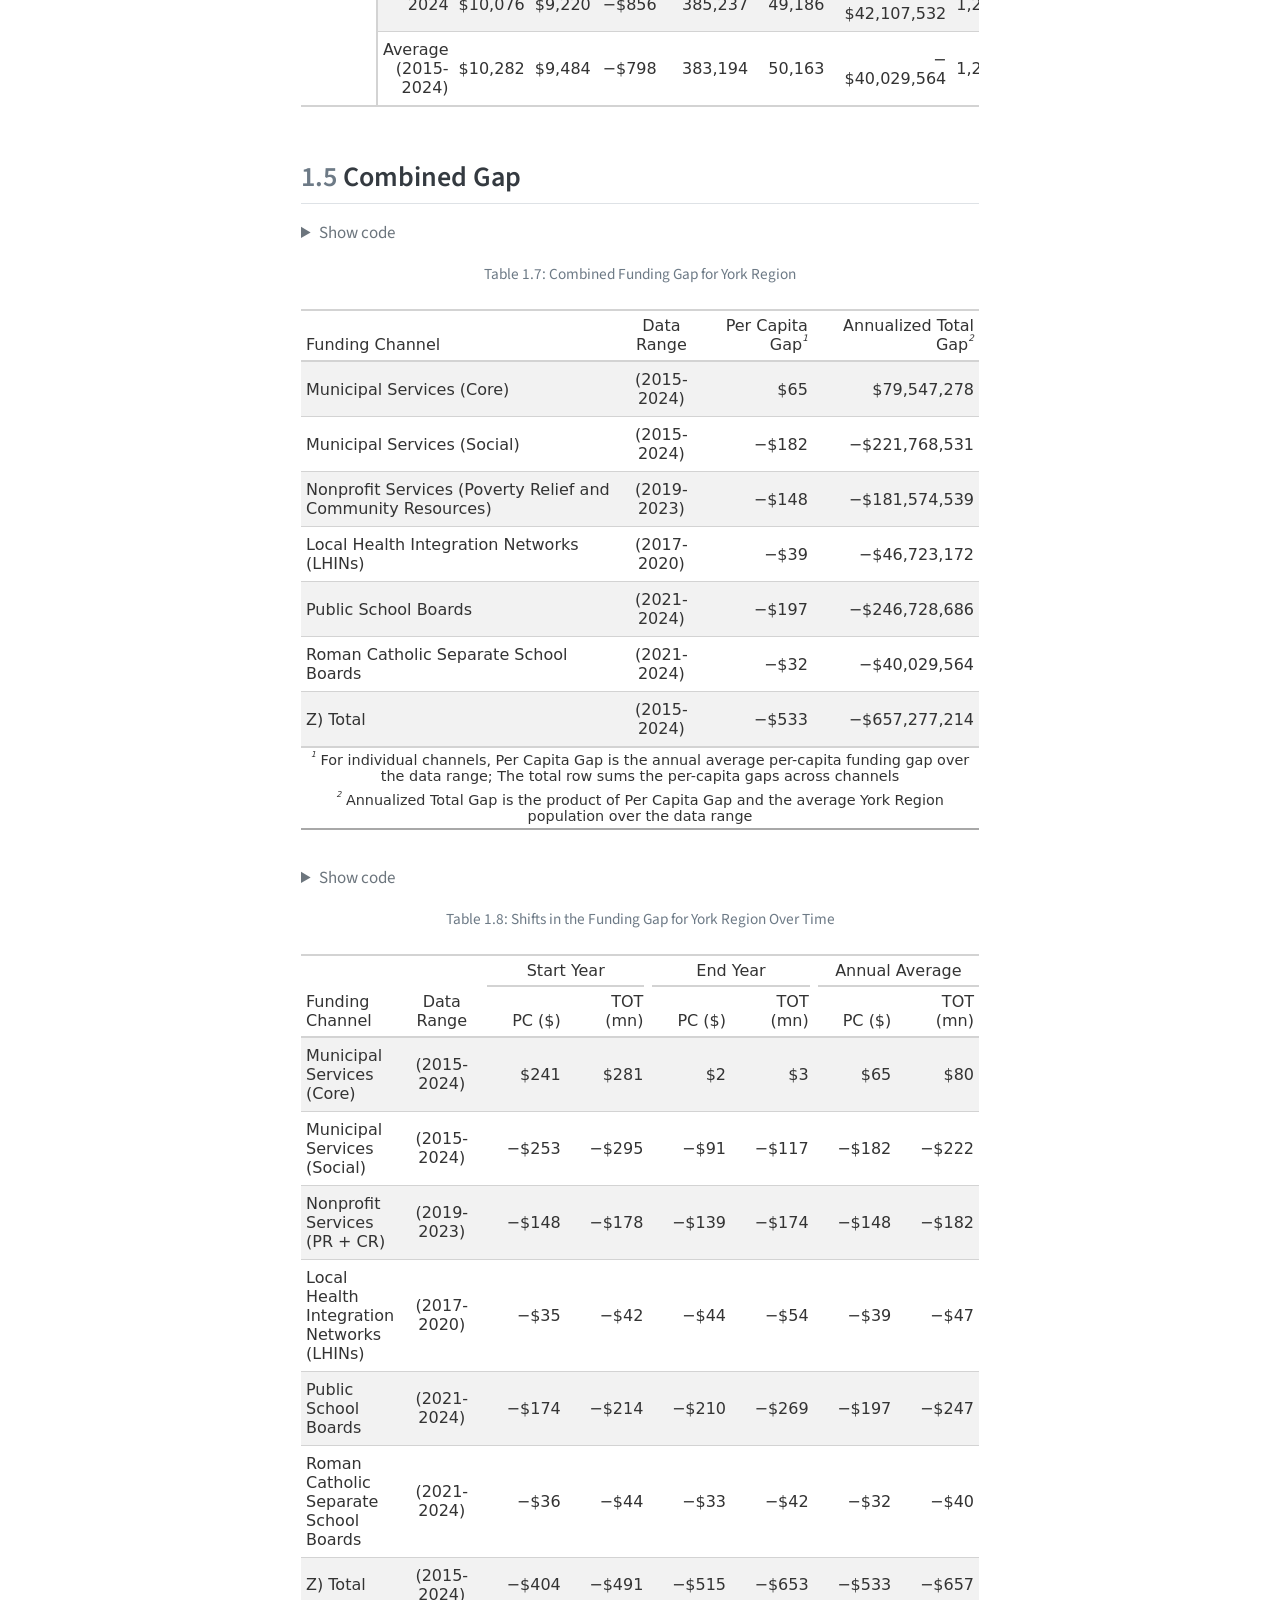
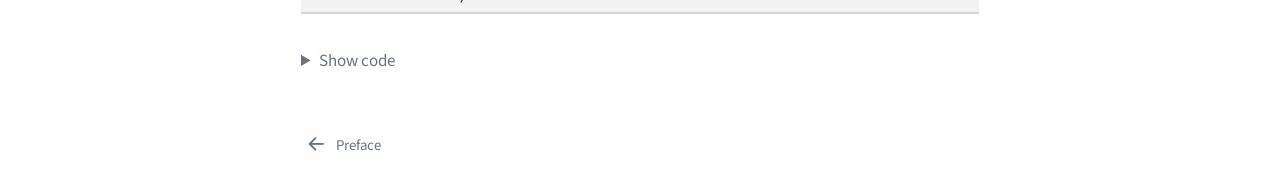
<file: docs/york-replication.html>
<!DOCTYPE html>
<html xmlns="http://www.w3.org/1999/xhtml" lang="en" xml:lang="en"><head>

<meta charset="utf-8">
<meta name="generator" content="quarto-1.6.40">

<meta name="viewport" content="width=device-width, initial-scale=1.0, user-scalable=yes">


<title>1&nbsp; York Region – Extended Analysis of Provincial Funding for Social Services in Ontario</title>
<style>
code{white-space: pre-wrap;}
span.smallcaps{font-variant: small-caps;}
div.columns{display: flex; gap: min(4vw, 1.5em);}
div.column{flex: auto; overflow-x: auto;}
div.hanging-indent{margin-left: 1.5em; text-indent: -1.5em;}
ul.task-list{list-style: none;}
ul.task-list li input[type="checkbox"] {
  width: 0.8em;
  margin: 0 0.8em 0.2em -1em; /* quarto-specific, see https://github.com/quarto-dev/quarto-cli/issues/4556 */ 
  vertical-align: middle;
}
/* CSS for syntax highlighting */
pre > code.sourceCode { white-space: pre; position: relative; }
pre > code.sourceCode > span { line-height: 1.25; }
pre > code.sourceCode > span:empty { height: 1.2em; }
.sourceCode { overflow: visible; }
code.sourceCode > span { color: inherit; text-decoration: inherit; }
div.sourceCode { margin: 1em 0; }
pre.sourceCode { margin: 0; }
@media screen {
div.sourceCode { overflow: auto; }
}
@media print {
pre > code.sourceCode { white-space: pre-wrap; }
pre > code.sourceCode > span { display: inline-block; text-indent: -5em; padding-left: 5em; }
}
pre.numberSource code
  { counter-reset: source-line 0; }
pre.numberSource code > span
  { position: relative; left: -4em; counter-increment: source-line; }
pre.numberSource code > span > a:first-child::before
  { content: counter(source-line);
    position: relative; left: -1em; text-align: right; vertical-align: baseline;
    border: none; display: inline-block;
    -webkit-touch-callout: none; -webkit-user-select: none;
    -khtml-user-select: none; -moz-user-select: none;
    -ms-user-select: none; user-select: none;
    padding: 0 4px; width: 4em;
  }
pre.numberSource { margin-left: 3em;  padding-left: 4px; }
div.sourceCode
  {   }
@media screen {
pre > code.sourceCode > span > a:first-child::before { text-decoration: underline; }
}
</style>


<script src="site_libs/quarto-nav/quarto-nav.js"></script>
<script src="site_libs/quarto-nav/headroom.min.js"></script>
<script src="site_libs/clipboard/clipboard.min.js"></script>
<script src="site_libs/quarto-search/autocomplete.umd.js"></script>
<script src="site_libs/quarto-search/fuse.min.js"></script>
<script src="site_libs/quarto-search/quarto-search.js"></script>
<meta name="quarto:offset" content="./">
<link href="./index.html" rel="prev">
<link href="./favicon.png" rel="icon" type="image/png">
<script src="site_libs/quarto-html/quarto.js"></script>
<script src="site_libs/quarto-html/popper.min.js"></script>
<script src="site_libs/quarto-html/tippy.umd.min.js"></script>
<script src="site_libs/quarto-html/anchor.min.js"></script>
<link href="site_libs/quarto-html/tippy.css" rel="stylesheet">
<link href="site_libs/quarto-html/quarto-syntax-highlighting-549806ee2085284f45b00abea8c6df48.css" rel="stylesheet" id="quarto-text-highlighting-styles">
<script src="site_libs/bootstrap/bootstrap.min.js"></script>
<link href="site_libs/bootstrap/bootstrap-icons.css" rel="stylesheet">
<link href="site_libs/bootstrap/bootstrap-22cc91045bf7ff1257ae05e9c91e76ab.min.css" rel="stylesheet" append-hash="true" id="quarto-bootstrap" data-mode="light">
<script id="quarto-search-options" type="application/json">{
  "location": "sidebar",
  "copy-button": false,
  "collapse-after": 3,
  "panel-placement": "start",
  "type": "textbox",
  "limit": 50,
  "keyboard-shortcut": [
    "f",
    "/",
    "s"
  ],
  "show-item-context": false,
  "language": {
    "search-no-results-text": "No results",
    "search-matching-documents-text": "matching documents",
    "search-copy-link-title": "Copy link to search",
    "search-hide-matches-text": "Hide additional matches",
    "search-more-match-text": "more match in this document",
    "search-more-matches-text": "more matches in this document",
    "search-clear-button-title": "Clear",
    "search-text-placeholder": "",
    "search-detached-cancel-button-title": "Cancel",
    "search-submit-button-title": "Submit",
    "search-label": "Search"
  }
}</script>


</head>

<body class="nav-sidebar floating">

<div id="quarto-search-results"></div>
  <header id="quarto-header" class="headroom fixed-top">
  <nav class="quarto-secondary-nav">
    <div class="container-fluid d-flex">
      <button type="button" class="quarto-btn-toggle btn" data-bs-toggle="collapse" role="button" data-bs-target=".quarto-sidebar-collapse-item" aria-controls="quarto-sidebar" aria-expanded="false" aria-label="Toggle sidebar navigation" onclick="if (window.quartoToggleHeadroom) { window.quartoToggleHeadroom(); }">
        <i class="bi bi-layout-text-sidebar-reverse"></i>
      </button>
        <nav class="quarto-page-breadcrumbs" aria-label="breadcrumb"><ol class="breadcrumb"><li class="breadcrumb-item"><a href="./york-replication.html"><span class="chapter-number">1</span>&nbsp; <span class="chapter-title">York Region</span></a></li></ol></nav>
        <a class="flex-grow-1" role="navigation" data-bs-toggle="collapse" data-bs-target=".quarto-sidebar-collapse-item" aria-controls="quarto-sidebar" aria-expanded="false" aria-label="Toggle sidebar navigation" onclick="if (window.quartoToggleHeadroom) { window.quartoToggleHeadroom(); }">      
        </a>
      <button type="button" class="btn quarto-search-button" aria-label="Search" onclick="window.quartoOpenSearch();">
        <i class="bi bi-search"></i>
      </button>
    </div>
  </nav>
</header>
<!-- content -->
<div id="quarto-content" class="quarto-container page-columns page-rows-contents page-layout-article">
<!-- sidebar -->
  <nav id="quarto-sidebar" class="sidebar collapse collapse-horizontal quarto-sidebar-collapse-item sidebar-navigation floating overflow-auto">
    <div class="pt-lg-2 mt-2 text-left sidebar-header sidebar-header-stacked">
      <a href="./index.html" class="sidebar-logo-link">
      <img src="./blueprint-logo.png" alt="" class="sidebar-logo py-0 d-lg-inline d-none">
      </a>
    <div class="sidebar-title mb-0 py-0">
      <a href="./">Extended Analysis of Provincial Funding for Social Services in Ontario</a> 
    </div>
      </div>
        <div class="mt-2 flex-shrink-0 align-items-center">
        <div class="sidebar-search">
        <div id="quarto-search" class="" title="Search"></div>
        </div>
        </div>
    <div class="sidebar-menu-container"> 
    <ul class="list-unstyled mt-1">
        <li class="sidebar-item">
  <div class="sidebar-item-container"> 
  <a href="./index.html" class="sidebar-item-text sidebar-link">
 <span class="menu-text">Preface</span></a>
  </div>
</li>
        <li class="sidebar-item">
  <div class="sidebar-item-container"> 
  <a href="./york-replication.html" class="sidebar-item-text sidebar-link active">
 <span class="menu-text"><span class="chapter-number">1</span>&nbsp; <span class="chapter-title">York Region</span></span></a>
  </div>
</li>
    </ul>
    </div>
</nav>
<div id="quarto-sidebar-glass" class="quarto-sidebar-collapse-item" data-bs-toggle="collapse" data-bs-target=".quarto-sidebar-collapse-item"></div>
<!-- margin-sidebar -->
    <div id="quarto-margin-sidebar" class="sidebar margin-sidebar">
        <nav id="TOC" role="doc-toc" class="toc-active">
    <h2 id="toc-title">Table of contents</h2>
   
  <ul>
  <li><a href="#fir" id="toc-fir" class="nav-link active" data-scroll-target="#fir"><span class="header-section-number">1.1</span> FIR</a></li>
  <li><a href="#t3010" id="toc-t3010" class="nav-link" data-scroll-target="#t3010"><span class="header-section-number">1.2</span> T3010</a></li>
  <li><a href="#lhin" id="toc-lhin" class="nav-link" data-scroll-target="#lhin"><span class="header-section-number">1.3</span> LHIN</a></li>
  <li><a href="#school-boards" id="toc-school-boards" class="nav-link" data-scroll-target="#school-boards"><span class="header-section-number">1.4</span> School Boards</a></li>
  <li><a href="#combined-gap" id="toc-combined-gap" class="nav-link" data-scroll-target="#combined-gap"><span class="header-section-number">1.5</span> Combined Gap</a></li>
  </ul>
</nav>
    </div>
<!-- main -->
<main class="content" id="quarto-document-content">

<header id="title-block-header" class="quarto-title-block default">
<div class="quarto-title">
<h1 class="title"><span class="chapter-number">1</span>&nbsp; <span class="chapter-title">York Region</span></h1>
</div>



<div class="quarto-title-meta">

    
  
    
  </div>
  


</header>


<div class="cell">
<details class="code-fold">
<summary>Show code</summary>
<div class="sourceCode cell-code" id="cb1"><pre class="sourceCode r code-with-copy"><code class="sourceCode r"><span id="cb1-1"><a href="#cb1-1" aria-hidden="true" tabindex="-1"></a><span class="fu">source</span>(<span class="st">"prj.R"</span>)</span>
<span id="cb1-2"><a href="#cb1-2" aria-hidden="true" tabindex="-1"></a>devtools<span class="sc">::</span><span class="fu">load_all</span>()</span>
<span id="cb1-3"><a href="#cb1-3" aria-hidden="true" tabindex="-1"></a><span class="fu">library</span>(dplyr)</span>
<span id="cb1-4"><a href="#cb1-4" aria-hidden="true" tabindex="-1"></a><span class="fu">library</span>(ggplot2)</span>
<span id="cb1-5"><a href="#cb1-5" aria-hidden="true" tabindex="-1"></a><span class="fu">library</span>(purrr)</span>
<span id="cb1-6"><a href="#cb1-6" aria-hidden="true" tabindex="-1"></a></span>
<span id="cb1-7"><a href="#cb1-7" aria-hidden="true" tabindex="-1"></a>key_comps <span class="ot">&lt;-</span> fir_data <span class="sc">|&gt;</span> </span>
<span id="cb1-8"><a href="#cb1-8" aria-hidden="true" tabindex="-1"></a>  <span class="fu">filter</span>(</span>
<span id="cb1-9"><a href="#cb1-9" aria-hidden="true" tabindex="-1"></a>    <span class="fu">all</span>(population <span class="sc">&gt;=</span> <span class="fl">3e5</span>),</span>
<span id="cb1-10"><a href="#cb1-10" aria-hidden="true" tabindex="-1"></a>    <span class="at">.by =</span> <span class="fu">c</span>(utid)</span>
<span id="cb1-11"><a href="#cb1-11" aria-hidden="true" tabindex="-1"></a>  ) <span class="sc">|&gt;</span> </span>
<span id="cb1-12"><a href="#cb1-12" aria-hidden="true" tabindex="-1"></a>  <span class="fu">distinct</span>(utid, <span class="at">munid =</span> utid, ut_name)</span>
<span id="cb1-13"><a href="#cb1-13" aria-hidden="true" tabindex="-1"></a></span>
<span id="cb1-14"><a href="#cb1-14" aria-hidden="true" tabindex="-1"></a>t3010_ut <span class="ot">&lt;-</span> t3010 <span class="sc">|&gt;</span> </span>
<span id="cb1-15"><a href="#cb1-15" aria-hidden="true" tabindex="-1"></a>  <span class="fu">select</span>(<span class="sc">-</span><span class="fu">matches</span>(<span class="st">"^(ut|population)"</span>)) <span class="sc">|&gt;</span> </span>
<span id="cb1-16"><a href="#cb1-16" aria-hidden="true" tabindex="-1"></a>  dplyr<span class="sc">::</span><span class="fu">left_join</span>(</span>
<span id="cb1-17"><a href="#cb1-17" aria-hidden="true" tabindex="-1"></a>    fir_data <span class="sc">|&gt;</span> </span>
<span id="cb1-18"><a href="#cb1-18" aria-hidden="true" tabindex="-1"></a>      <span class="fu">distinct</span>(<span class="at">data_year =</span> marsyear, <span class="at">munid =</span> utid, ut_name, population),</span>
<span id="cb1-19"><a href="#cb1-19" aria-hidden="true" tabindex="-1"></a>    <span class="at">by =</span> <span class="fu">c</span>(<span class="st">"data_year"</span>, <span class="st">"munid"</span>)</span>
<span id="cb1-20"><a href="#cb1-20" aria-hidden="true" tabindex="-1"></a>  ) <span class="sc">|&gt;</span> </span>
<span id="cb1-21"><a href="#cb1-21" aria-hidden="true" tabindex="-1"></a>  dplyr<span class="sc">::</span><span class="fu">group_by</span>(munid) <span class="sc">|&gt;</span> </span>
<span id="cb1-22"><a href="#cb1-22" aria-hidden="true" tabindex="-1"></a>  tidyr<span class="sc">::</span><span class="fu">fill</span>(</span>
<span id="cb1-23"><a href="#cb1-23" aria-hidden="true" tabindex="-1"></a>    ut_name, <span class="at">.direction =</span> <span class="st">"downup"</span></span>
<span id="cb1-24"><a href="#cb1-24" aria-hidden="true" tabindex="-1"></a>  ) <span class="sc">|&gt;</span> </span>
<span id="cb1-25"><a href="#cb1-25" aria-hidden="true" tabindex="-1"></a>  dplyr<span class="sc">::</span><span class="fu">ungroup</span>() <span class="sc">|&gt;</span> </span>
<span id="cb1-26"><a href="#cb1-26" aria-hidden="true" tabindex="-1"></a>  <span class="fu">fill_pop</span>() <span class="sc">|&gt;</span> </span>
<span id="cb1-27"><a href="#cb1-27" aria-hidden="true" tabindex="-1"></a>  <span class="fu">rename</span>(</span>
<span id="cb1-28"><a href="#cb1-28" aria-hidden="true" tabindex="-1"></a>    <span class="at">marsyear =</span> data_year,</span>
<span id="cb1-29"><a href="#cb1-29" aria-hidden="true" tabindex="-1"></a>    <span class="at">utid =</span> munid</span>
<span id="cb1-30"><a href="#cb1-30" aria-hidden="true" tabindex="-1"></a>  )</span>
<span id="cb1-31"><a href="#cb1-31" aria-hidden="true" tabindex="-1"></a></span>
<span id="cb1-32"><a href="#cb1-32" aria-hidden="true" tabindex="-1"></a>showtext<span class="sc">::</span><span class="fu">showtext_opts</span>(<span class="at">dpi =</span> <span class="dv">300</span>)</span>
<span id="cb1-33"><a href="#cb1-33" aria-hidden="true" tabindex="-1"></a>showtext<span class="sc">::</span><span class="fu">showtext_auto</span>(<span class="at">enable =</span> <span class="cn">TRUE</span>)</span>
<span id="cb1-34"><a href="#cb1-34" aria-hidden="true" tabindex="-1"></a></span>
<span id="cb1-35"><a href="#cb1-35" aria-hidden="true" tabindex="-1"></a>tbls <span class="ot">&lt;-</span> <span class="fu">list</span>()</span></code><button title="Copy to Clipboard" class="code-copy-button"><i class="bi"></i></button></pre></div>
</details>
</div>
<section id="fir" class="level2" data-number="1.1">
<h2 data-number="1.1" class="anchored" data-anchor-id="fir"><span class="header-section-number">1.1</span> FIR</h2>
<div class="cell">
<details class="code-fold">
<summary>Show code</summary>
<div class="sourceCode cell-code" id="cb2"><pre class="sourceCode r code-with-copy"><code class="sourceCode r"><span id="cb2-1"><a href="#cb2-1" aria-hidden="true" tabindex="-1"></a>tbls[[<span class="st">"fir-summary-soc"</span>]] <span class="ot">&lt;-</span> fir_data <span class="sc">|&gt;</span> </span>
<span id="cb2-2"><a href="#cb2-2" aria-hidden="true" tabindex="-1"></a>  <span class="fu">semi_join</span>(</span>
<span id="cb2-3"><a href="#cb2-3" aria-hidden="true" tabindex="-1"></a>    key_comps, </span>
<span id="cb2-4"><a href="#cb2-4" aria-hidden="true" tabindex="-1"></a>    <span class="at">by =</span> <span class="fu">c</span>(<span class="st">"utid"</span>)</span>
<span id="cb2-5"><a href="#cb2-5" aria-hidden="true" tabindex="-1"></a>  ) <span class="sc">|&gt;</span> </span>
<span id="cb2-6"><a href="#cb2-6" aria-hidden="true" tabindex="-1"></a>  <span class="fu">filter</span>(cost_payer <span class="sc">==</span> <span class="st">"ontario"</span>, cost_type <span class="sc">==</span> <span class="st">"operating"</span>) <span class="sc">|&gt;</span> </span>
<span id="cb2-7"><a href="#cb2-7" aria-hidden="true" tabindex="-1"></a>  <span class="fu">filter</span>(</span>
<span id="cb2-8"><a href="#cb2-8" aria-hidden="true" tabindex="-1"></a>    service_type <span class="sc">==</span> <span class="st">"Social"</span>,</span>
<span id="cb2-9"><a href="#cb2-9" aria-hidden="true" tabindex="-1"></a>    <span class="sc">!</span>(service <span class="sc">%in%</span> <span class="fu">c</span>(<span class="st">"Hospitals"</span>, <span class="st">"Ambulance"</span>, <span class="st">"Culture"</span>))</span>
<span id="cb2-10"><a href="#cb2-10" aria-hidden="true" tabindex="-1"></a>  ) <span class="sc">|&gt;</span></span>
<span id="cb2-11"><a href="#cb2-11" aria-hidden="true" tabindex="-1"></a>  <span class="fu">tabulate_gap</span>() <span class="sc">|&gt;</span> </span>
<span id="cb2-12"><a href="#cb2-12" aria-hidden="true" tabindex="-1"></a>  <span class="fu">mutate</span>(</span>
<span id="cb2-13"><a href="#cb2-13" aria-hidden="true" tabindex="-1"></a>    <span class="at">channel =</span> <span class="st">"Municipal Services (Social)"</span></span>
<span id="cb2-14"><a href="#cb2-14" aria-hidden="true" tabindex="-1"></a>  )</span>
<span id="cb2-15"><a href="#cb2-15" aria-hidden="true" tabindex="-1"></a></span>
<span id="cb2-16"><a href="#cb2-16" aria-hidden="true" tabindex="-1"></a>tbls[[<span class="st">"fir-summary-soc"</span>]] <span class="sc">|&gt;</span></span>
<span id="cb2-17"><a href="#cb2-17" aria-hidden="true" tabindex="-1"></a>  <span class="fu">render_gap_tbl</span>()</span></code><button title="Copy to Clipboard" class="code-copy-button"><i class="bi"></i></button></pre></div>
</details>
<div id="tbl-yr-fir-summary-soc" class="cell quarto-float quarto-figure quarto-figure-center anchored">
<figure class="quarto-float quarto-float-tbl figure">
<figcaption class="quarto-float-caption-top quarto-float-caption quarto-float-tbl" id="tbl-yr-fir-summary-soc-caption-0ceaefa1-69ba-4598-a22c-09a6ac19f8ca">
Table&nbsp;1.1: Municipal Services (Social)
</figcaption>
<div aria-describedby="tbl-yr-fir-summary-soc-caption-0ceaefa1-69ba-4598-a22c-09a6ac19f8ca">
<div class="cell-output-display">
<div id="yagkhddccv" style="padding-left:0px;padding-right:0px;padding-top:10px;padding-bottom:10px;overflow-x:auto;overflow-y:auto;width:auto;height:auto;">
<style>#yagkhddccv table {
  font-family: system-ui, 'Segoe UI', Roboto, Helvetica, Arial, sans-serif, 'Apple Color Emoji', 'Segoe UI Emoji', 'Segoe UI Symbol', 'Noto Color Emoji';
  -webkit-font-smoothing: antialiased;
  -moz-osx-font-smoothing: grayscale;
}

#yagkhddccv thead, #yagkhddccv tbody, #yagkhddccv tfoot, #yagkhddccv tr, #yagkhddccv td, #yagkhddccv th {
  border-style: none;
}

#yagkhddccv p {
  margin: 0;
  padding: 0;
}

#yagkhddccv .gt_table {
  display: table;
  border-collapse: collapse;
  line-height: normal;
  margin-left: auto;
  margin-right: auto;
  color: #333333;
  font-size: 16px;
  font-weight: normal;
  font-style: normal;
  background-color: #FFFFFF;
  width: auto;
  border-top-style: solid;
  border-top-width: 2px;
  border-top-color: #A8A8A8;
  border-right-style: none;
  border-right-width: 2px;
  border-right-color: #D3D3D3;
  border-bottom-style: solid;
  border-bottom-width: 2px;
  border-bottom-color: #A8A8A8;
  border-left-style: none;
  border-left-width: 2px;
  border-left-color: #D3D3D3;
}

#yagkhddccv .gt_caption {
  padding-top: 4px;
  padding-bottom: 4px;
}

#yagkhddccv .gt_title {
  color: #333333;
  font-size: 125%;
  font-weight: initial;
  padding-top: 4px;
  padding-bottom: 4px;
  padding-left: 5px;
  padding-right: 5px;
  border-bottom-color: #FFFFFF;
  border-bottom-width: 0;
}

#yagkhddccv .gt_subtitle {
  color: #333333;
  font-size: 85%;
  font-weight: initial;
  padding-top: 3px;
  padding-bottom: 5px;
  padding-left: 5px;
  padding-right: 5px;
  border-top-color: #FFFFFF;
  border-top-width: 0;
}

#yagkhddccv .gt_heading {
  background-color: #FFFFFF;
  text-align: center;
  border-bottom-color: #FFFFFF;
  border-left-style: none;
  border-left-width: 1px;
  border-left-color: #D3D3D3;
  border-right-style: none;
  border-right-width: 1px;
  border-right-color: #D3D3D3;
}

#yagkhddccv .gt_bottom_border {
  border-bottom-style: solid;
  border-bottom-width: 2px;
  border-bottom-color: #D3D3D3;
}

#yagkhddccv .gt_col_headings {
  border-top-style: solid;
  border-top-width: 2px;
  border-top-color: #D3D3D3;
  border-bottom-style: solid;
  border-bottom-width: 2px;
  border-bottom-color: #D3D3D3;
  border-left-style: none;
  border-left-width: 1px;
  border-left-color: #D3D3D3;
  border-right-style: none;
  border-right-width: 1px;
  border-right-color: #D3D3D3;
}

#yagkhddccv .gt_col_heading {
  color: #333333;
  background-color: #FFFFFF;
  font-size: 100%;
  font-weight: normal;
  text-transform: inherit;
  border-left-style: none;
  border-left-width: 1px;
  border-left-color: #D3D3D3;
  border-right-style: none;
  border-right-width: 1px;
  border-right-color: #D3D3D3;
  vertical-align: bottom;
  padding-top: 5px;
  padding-bottom: 6px;
  padding-left: 5px;
  padding-right: 5px;
  overflow-x: hidden;
}

#yagkhddccv .gt_column_spanner_outer {
  color: #333333;
  background-color: #FFFFFF;
  font-size: 100%;
  font-weight: normal;
  text-transform: inherit;
  padding-top: 0;
  padding-bottom: 0;
  padding-left: 4px;
  padding-right: 4px;
}

#yagkhddccv .gt_column_spanner_outer:first-child {
  padding-left: 0;
}

#yagkhddccv .gt_column_spanner_outer:last-child {
  padding-right: 0;
}

#yagkhddccv .gt_column_spanner {
  border-bottom-style: solid;
  border-bottom-width: 2px;
  border-bottom-color: #D3D3D3;
  vertical-align: bottom;
  padding-top: 5px;
  padding-bottom: 5px;
  overflow-x: hidden;
  display: inline-block;
  width: 100%;
}

#yagkhddccv .gt_spanner_row {
  border-bottom-style: hidden;
}

#yagkhddccv .gt_group_heading {
  padding-top: 8px;
  padding-bottom: 8px;
  padding-left: 5px;
  padding-right: 5px;
  color: #333333;
  background-color: #FFFFFF;
  font-size: 100%;
  font-weight: initial;
  text-transform: inherit;
  border-top-style: solid;
  border-top-width: 2px;
  border-top-color: #D3D3D3;
  border-bottom-style: solid;
  border-bottom-width: 2px;
  border-bottom-color: #D3D3D3;
  border-left-style: none;
  border-left-width: 1px;
  border-left-color: #D3D3D3;
  border-right-style: none;
  border-right-width: 1px;
  border-right-color: #D3D3D3;
  vertical-align: middle;
  text-align: left;
}

#yagkhddccv .gt_empty_group_heading {
  padding: 0.5px;
  color: #333333;
  background-color: #FFFFFF;
  font-size: 100%;
  font-weight: initial;
  border-top-style: solid;
  border-top-width: 2px;
  border-top-color: #D3D3D3;
  border-bottom-style: solid;
  border-bottom-width: 2px;
  border-bottom-color: #D3D3D3;
  vertical-align: middle;
}

#yagkhddccv .gt_from_md > :first-child {
  margin-top: 0;
}

#yagkhddccv .gt_from_md > :last-child {
  margin-bottom: 0;
}

#yagkhddccv .gt_row {
  padding-top: 8px;
  padding-bottom: 8px;
  padding-left: 5px;
  padding-right: 5px;
  margin: 10px;
  border-top-style: solid;
  border-top-width: 1px;
  border-top-color: #D3D3D3;
  border-left-style: none;
  border-left-width: 1px;
  border-left-color: #D3D3D3;
  border-right-style: none;
  border-right-width: 1px;
  border-right-color: #D3D3D3;
  vertical-align: middle;
  overflow-x: hidden;
}

#yagkhddccv .gt_stub {
  color: #333333;
  background-color: #FFFFFF;
  font-size: 100%;
  font-weight: initial;
  text-transform: inherit;
  border-right-style: solid;
  border-right-width: 2px;
  border-right-color: #D3D3D3;
  padding-left: 5px;
  padding-right: 5px;
}

#yagkhddccv .gt_stub_row_group {
  color: #333333;
  background-color: #FFFFFF;
  font-size: 100%;
  font-weight: initial;
  text-transform: inherit;
  border-right-style: solid;
  border-right-width: 2px;
  border-right-color: #D3D3D3;
  padding-left: 5px;
  padding-right: 5px;
  vertical-align: top;
}

#yagkhddccv .gt_row_group_first td {
  border-top-width: 2px;
}

#yagkhddccv .gt_row_group_first th {
  border-top-width: 2px;
}

#yagkhddccv .gt_summary_row {
  color: #333333;
  background-color: #FFFFFF;
  text-transform: inherit;
  padding-top: 8px;
  padding-bottom: 8px;
  padding-left: 5px;
  padding-right: 5px;
}

#yagkhddccv .gt_first_summary_row {
  border-top-style: solid;
  border-top-color: #D3D3D3;
}

#yagkhddccv .gt_first_summary_row.thick {
  border-top-width: 2px;
}

#yagkhddccv .gt_last_summary_row {
  padding-top: 8px;
  padding-bottom: 8px;
  padding-left: 5px;
  padding-right: 5px;
  border-bottom-style: solid;
  border-bottom-width: 2px;
  border-bottom-color: #D3D3D3;
}

#yagkhddccv .gt_grand_summary_row {
  color: #333333;
  background-color: #FFFFFF;
  text-transform: inherit;
  padding-top: 8px;
  padding-bottom: 8px;
  padding-left: 5px;
  padding-right: 5px;
}

#yagkhddccv .gt_first_grand_summary_row {
  padding-top: 8px;
  padding-bottom: 8px;
  padding-left: 5px;
  padding-right: 5px;
  border-top-style: double;
  border-top-width: 6px;
  border-top-color: #D3D3D3;
}

#yagkhddccv .gt_last_grand_summary_row_top {
  padding-top: 8px;
  padding-bottom: 8px;
  padding-left: 5px;
  padding-right: 5px;
  border-bottom-style: double;
  border-bottom-width: 6px;
  border-bottom-color: #D3D3D3;
}

#yagkhddccv .gt_striped {
  background-color: rgba(128, 128, 128, 0.05);
}

#yagkhddccv .gt_table_body {
  border-top-style: solid;
  border-top-width: 2px;
  border-top-color: #D3D3D3;
  border-bottom-style: solid;
  border-bottom-width: 2px;
  border-bottom-color: #D3D3D3;
}

#yagkhddccv .gt_footnotes {
  color: #333333;
  background-color: #FFFFFF;
  border-bottom-style: none;
  border-bottom-width: 2px;
  border-bottom-color: #D3D3D3;
  border-left-style: none;
  border-left-width: 2px;
  border-left-color: #D3D3D3;
  border-right-style: none;
  border-right-width: 2px;
  border-right-color: #D3D3D3;
}

#yagkhddccv .gt_footnote {
  margin: 0px;
  font-size: 90%;
  padding-top: 4px;
  padding-bottom: 4px;
  padding-left: 5px;
  padding-right: 5px;
}

#yagkhddccv .gt_sourcenotes {
  color: #333333;
  background-color: #FFFFFF;
  border-bottom-style: none;
  border-bottom-width: 2px;
  border-bottom-color: #D3D3D3;
  border-left-style: none;
  border-left-width: 2px;
  border-left-color: #D3D3D3;
  border-right-style: none;
  border-right-width: 2px;
  border-right-color: #D3D3D3;
}

#yagkhddccv .gt_sourcenote {
  font-size: 90%;
  padding-top: 4px;
  padding-bottom: 4px;
  padding-left: 5px;
  padding-right: 5px;
}

#yagkhddccv .gt_left {
  text-align: left;
}

#yagkhddccv .gt_center {
  text-align: center;
}

#yagkhddccv .gt_right {
  text-align: right;
  font-variant-numeric: tabular-nums;
}

#yagkhddccv .gt_font_normal {
  font-weight: normal;
}

#yagkhddccv .gt_font_bold {
  font-weight: bold;
}

#yagkhddccv .gt_font_italic {
  font-style: italic;
}

#yagkhddccv .gt_super {
  font-size: 65%;
}

#yagkhddccv .gt_footnote_marks {
  font-size: 75%;
  vertical-align: 0.4em;
  position: initial;
}

#yagkhddccv .gt_asterisk {
  font-size: 100%;
  vertical-align: 0;
}

#yagkhddccv .gt_indent_1 {
  text-indent: 5px;
}

#yagkhddccv .gt_indent_2 {
  text-indent: 10px;
}

#yagkhddccv .gt_indent_3 {
  text-indent: 15px;
}

#yagkhddccv .gt_indent_4 {
  text-indent: 20px;
}

#yagkhddccv .gt_indent_5 {
  text-indent: 25px;
}

#yagkhddccv .katex-display {
  display: inline-flex !important;
  margin-bottom: 0.75em !important;
}

#yagkhddccv div.Reactable > div.rt-table > div.rt-thead > div.rt-tr.rt-tr-group-header > div.rt-th-group:after {
  height: 0px !important;
}
</style>

<table class="gt_table do-not-create-environment cell caption-top table table-sm table-striped small" data-quarto-postprocess="true" data-quarto-disable-processing="false" data-quarto-bootstrap="false">
<colgroup>
<col style="width: 16%">
<col style="width: 16%">
<col style="width: 16%">
<col style="width: 16%">
<col style="width: 16%">
<col style="width: 16%">
</colgroup>
<thead>
<tr class="gt_col_headings gt_spanner_row header">
<th rowspan="2" id="marsyear" class="gt_col_heading gt_columns_bottom_border gt_right" data-quarto-table-cell-role="th" scope="col">Year</th>
<th colspan="3" id="Provincial Support per Capita" class="gt_center gt_columns_top_border gt_column_spanner_outer" data-quarto-table-cell-role="th" scope="colgroup"><div class="gt_column_spanner">
Provincial Support per Capita
</div></th>
<th rowspan="2" id="pop_muni" class="gt_col_heading gt_columns_bottom_border gt_right" data-quarto-table-cell-role="th" scope="col">York Population</th>
<th rowspan="2" id="total_real_gap" class="gt_col_heading gt_columns_bottom_border gt_right" data-quarto-table-cell-role="th" scope="col">Total Gap<span class="gt_footnote_marks" style="white-space:nowrap;font-style:italic;font-weight:normal;line-height:0;"><sup>2</sup></span></th>
</tr>
<tr class="gt_col_headings even">
<th id="pc_real_prov" class="gt_col_heading gt_columns_bottom_border gt_right" data-quarto-table-cell-role="th" scope="col">Ontario Average<span class="gt_footnote_marks" style="white-space:nowrap;font-style:italic;font-weight:normal;line-height:0;"><sup>1</sup></span></th>
<th id="pc_real_muni" class="gt_col_heading gt_columns_bottom_border gt_right" data-quarto-table-cell-role="th" scope="col">York</th>
<th id="pc_real_gap" class="gt_col_heading gt_columns_bottom_border gt_right" data-quarto-table-cell-role="th" scope="col">Gap</th>
</tr>
</thead>
<tbody class="gt_table_body">
<tr class="odd">
<td class="gt_row gt_right" headers="marsyear">2015</td>
<td class="gt_row gt_right" headers="pc_real_prov">$524</td>
<td class="gt_row gt_right" headers="pc_real_muni">$272</td>
<td class="gt_row gt_right" headers="pc_real_gap">−$253</td>
<td class="gt_row gt_right" headers="pop_muni">1,166,321</td>
<td class="gt_row gt_right" headers="total_real_gap">−$294,607,297</td>
</tr>
<tr class="even">
<td class="gt_row gt_right" headers="marsyear">2016</td>
<td class="gt_row gt_right" headers="pc_real_prov">$516</td>
<td class="gt_row gt_right" headers="pc_real_muni">$262</td>
<td class="gt_row gt_right" headers="pc_real_gap">−$254</td>
<td class="gt_row gt_right" headers="pop_muni">1,186,907</td>
<td class="gt_row gt_right" headers="total_real_gap">−$301,316,471</td>
</tr>
<tr class="odd">
<td class="gt_row gt_right" headers="marsyear">2017</td>
<td class="gt_row gt_right" headers="pc_real_prov">$539</td>
<td class="gt_row gt_right" headers="pc_real_muni">$277</td>
<td class="gt_row gt_right" headers="pc_real_gap">−$262</td>
<td class="gt_row gt_right" headers="pop_muni">1,206,543</td>
<td class="gt_row gt_right" headers="total_real_gap">−$316,293,855</td>
</tr>
<tr class="even">
<td class="gt_row gt_right" headers="marsyear">2018</td>
<td class="gt_row gt_right" headers="pc_real_prov">$591</td>
<td class="gt_row gt_right" headers="pc_real_muni">$333</td>
<td class="gt_row gt_right" headers="pc_real_gap">−$257</td>
<td class="gt_row gt_right" headers="pop_muni">1,196,559</td>
<td class="gt_row gt_right" headers="total_real_gap">−$307,693,731</td>
</tr>
<tr class="odd">
<td class="gt_row gt_right" headers="marsyear">2019</td>
<td class="gt_row gt_right" headers="pc_real_prov">$574</td>
<td class="gt_row gt_right" headers="pc_real_muni">$345</td>
<td class="gt_row gt_right" headers="pc_real_gap">−$228</td>
<td class="gt_row gt_right" headers="pop_muni">1,202,535</td>
<td class="gt_row gt_right" headers="total_real_gap">−$274,715,018</td>
</tr>
<tr class="even">
<td class="gt_row gt_right" headers="marsyear">2020</td>
<td class="gt_row gt_right" headers="pc_real_prov">$554</td>
<td class="gt_row gt_right" headers="pc_real_muni">$359</td>
<td class="gt_row gt_right" headers="pc_real_gap">−$195</td>
<td class="gt_row gt_right" headers="pop_muni">1,213,602</td>
<td class="gt_row gt_right" headers="total_real_gap">−$236,838,288</td>
</tr>
<tr class="odd">
<td class="gt_row gt_right" headers="marsyear">2021</td>
<td class="gt_row gt_right" headers="pc_real_prov">$525</td>
<td class="gt_row gt_right" headers="pc_real_muni">$394</td>
<td class="gt_row gt_right" headers="pc_real_gap">−$131</td>
<td class="gt_row gt_right" headers="pop_muni">1,228,180</td>
<td class="gt_row gt_right" headers="total_real_gap">−$161,243,812</td>
</tr>
<tr class="even">
<td class="gt_row gt_right" headers="marsyear">2022</td>
<td class="gt_row gt_right" headers="pc_real_prov">$555</td>
<td class="gt_row gt_right" headers="pc_real_muni">$452</td>
<td class="gt_row gt_right" headers="pc_real_gap">−$103</td>
<td class="gt_row gt_right" headers="pop_muni">1,239,424</td>
<td class="gt_row gt_right" headers="total_real_gap">−$127,626,310</td>
</tr>
<tr class="odd">
<td class="gt_row gt_right" headers="marsyear">2023</td>
<td class="gt_row gt_right" headers="pc_real_prov">$624</td>
<td class="gt_row gt_right" headers="pc_real_muni">$555</td>
<td class="gt_row gt_right" headers="pc_real_gap">−$70</td>
<td class="gt_row gt_right" headers="pop_muni">1,258,161</td>
<td class="gt_row gt_right" headers="total_real_gap">−$87,855,374</td>
</tr>
<tr class="even">
<td class="gt_row gt_right" headers="marsyear">2024</td>
<td class="gt_row gt_right" headers="pc_real_prov">$639</td>
<td class="gt_row gt_right" headers="pc_real_muni">$548</td>
<td class="gt_row gt_right" headers="pc_real_gap">−$91</td>
<td class="gt_row gt_right" headers="pop_muni">1,279,529</td>
<td class="gt_row gt_right" headers="total_real_gap">−$116,854,468</td>
</tr>
<tr class="odd">
<td class="gt_row gt_right" headers="marsyear">Average (2015-2024)</td>
<td class="gt_row gt_right" headers="pc_real_prov">$564</td>
<td class="gt_row gt_right" headers="pc_real_muni">$382</td>
<td class="gt_row gt_right" headers="pc_real_gap">−$182</td>
<td class="gt_row gt_right" headers="pop_muni">1,217,776</td>
<td class="gt_row gt_right" headers="total_real_gap">−$221,768,531</td>
</tr>
</tbody><tfoot>
<tr class="gt_footnotes odd">
<td colspan="6" class="gt_footnote"><span class="gt_footnote_marks" style="white-space:nowrap;font-style:italic;font-weight:normal;line-height:0;"><sup>1</sup></span> Average calculated across available UT / ST municipalities with populations over 300,000</td>
</tr>
<tr class="gt_footnotes even">
<td colspan="6" class="gt_footnote"><span class="gt_footnote_marks" style="white-space:nowrap;font-style:italic;font-weight:normal;line-height:0;"><sup>2</sup></span> Total gap is the product of per-capita gap and municipal population</td>
</tr>
</tfoot>

</table>

</div>
</div>
</div>
</figure>
</div>
</div>
<div class="cell">
<details class="code-fold">
<summary>Show code</summary>
<div class="sourceCode cell-code" id="cb3"><pre class="sourceCode r code-with-copy"><code class="sourceCode r"><span id="cb3-1"><a href="#cb3-1" aria-hidden="true" tabindex="-1"></a>tbls[[<span class="st">"fir-summary-soc"</span>]] <span class="sc">|&gt;</span></span>
<span id="cb3-2"><a href="#cb3-2" aria-hidden="true" tabindex="-1"></a>  <span class="fu">filter</span>(marsyear <span class="sc">%in%</span> <span class="dv">2015</span><span class="sc">:</span><span class="dv">2024</span>) <span class="sc">|&gt;</span></span>
<span id="cb3-3"><a href="#cb3-3" aria-hidden="true" tabindex="-1"></a>  <span class="fu">slope_chart</span>(</span>
<span id="cb3-4"><a href="#cb3-4" aria-hidden="true" tabindex="-1"></a>    pc_real_muni, </span>
<span id="cb3-5"><a href="#cb3-5" aria-hidden="true" tabindex="-1"></a>    <span class="at">ylab =</span> <span class="st">"Per-capita provincial support (Social)"</span>,</span>
<span id="cb3-6"><a href="#cb3-6" aria-hidden="true" tabindex="-1"></a>    <span class="at">yfmt =</span> scales<span class="sc">::</span><span class="fu">dollar_format</span>(<span class="at">prefix =</span> <span class="st">"$"</span>), </span>
<span id="cb3-7"><a href="#cb3-7" aria-hidden="true" tabindex="-1"></a>    <span class="at">highlight_ut =</span> <span class="st">"York R"</span>, </span>
<span id="cb3-8"><a href="#cb3-8" aria-hidden="true" tabindex="-1"></a>    <span class="at">highlight_colour =</span> <span class="st">"blue"</span></span>
<span id="cb3-9"><a href="#cb3-9" aria-hidden="true" tabindex="-1"></a>  ) <span class="sc">+</span></span>
<span id="cb3-10"><a href="#cb3-10" aria-hidden="true" tabindex="-1"></a>  <span class="fu">labs</span>(</span>
<span id="cb3-11"><a href="#cb3-11" aria-hidden="true" tabindex="-1"></a>    <span class="at">y =</span> <span class="cn">NULL</span>, </span>
<span id="cb3-12"><a href="#cb3-12" aria-hidden="true" tabindex="-1"></a>    <span class="at">x =</span> <span class="st">"Fiscal year ending"</span>,</span>
<span id="cb3-13"><a href="#cb3-13" aria-hidden="true" tabindex="-1"></a>    <span class="at">subtitle =</span> <span class="st">"Per-capita provincial operating grants to municipalities for social services"</span>,</span>
<span id="cb3-14"><a href="#cb3-14" aria-hidden="true" tabindex="-1"></a>    <span class="at">caption =</span> <span class="st">"FIR data;</span><span class="sc">\n</span><span class="st">shows first and last year of data available for each municipality;</span><span class="sc">\n</span><span class="st">includes operating grants for social services (excluding hospitals, ambulance, culture);</span><span class="sc">\n</span><span class="st">amounts adjusted to 2023 dollars using Ontario CPI;"</span></span>
<span id="cb3-15"><a href="#cb3-15" aria-hidden="true" tabindex="-1"></a>  )</span></code><button title="Copy to Clipboard" class="code-copy-button"><i class="bi"></i></button></pre></div>
</details>
<div class="cell-output-display">
<div id="fig-yr-fir-soc" class="quarto-float quarto-figure quarto-figure-center anchored">
<figure class="quarto-float quarto-float-fig figure">
<div aria-describedby="fig-yr-fir-soc-caption-0ceaefa1-69ba-4598-a22c-09a6ac19f8ca">
<img src="york-replication_files/figure-html/fig-yr-fir-soc-1.png" class="img-fluid figure-img" width="672">
</div>
<figcaption class="quarto-float-caption-bottom quarto-float-caption quarto-float-fig" id="fig-yr-fir-soc-caption-0ceaefa1-69ba-4598-a22c-09a6ac19f8ca">
Figure&nbsp;1.1: Provincial operating funding for municipal services (per capita), 2015-2023
</figcaption>
</figure>
</div>
</div>
</div>
<div class="cell">
<details class="code-fold">
<summary>Show code</summary>
<div class="sourceCode cell-code" id="cb4"><pre class="sourceCode r code-with-copy"><code class="sourceCode r"><span id="cb4-1"><a href="#cb4-1" aria-hidden="true" tabindex="-1"></a>tbls[[<span class="st">"fir-summary-core"</span>]] <span class="ot">&lt;-</span> fir_data <span class="sc">|&gt;</span> </span>
<span id="cb4-2"><a href="#cb4-2" aria-hidden="true" tabindex="-1"></a>  <span class="fu">semi_join</span>(</span>
<span id="cb4-3"><a href="#cb4-3" aria-hidden="true" tabindex="-1"></a>    key_comps, </span>
<span id="cb4-4"><a href="#cb4-4" aria-hidden="true" tabindex="-1"></a>    <span class="at">by =</span> <span class="fu">c</span>(<span class="st">"utid"</span>)</span>
<span id="cb4-5"><a href="#cb4-5" aria-hidden="true" tabindex="-1"></a>  ) <span class="sc">|&gt;</span> </span>
<span id="cb4-6"><a href="#cb4-6" aria-hidden="true" tabindex="-1"></a>  <span class="fu">filter</span>(cost_payer <span class="sc">==</span> <span class="st">"ontario"</span>, cost_type <span class="sc">==</span> <span class="st">"operating"</span>) <span class="sc">|&gt;</span> </span>
<span id="cb4-7"><a href="#cb4-7" aria-hidden="true" tabindex="-1"></a>  <span class="fu">filter</span>(</span>
<span id="cb4-8"><a href="#cb4-8" aria-hidden="true" tabindex="-1"></a>    service_type <span class="sc">==</span> <span class="st">"Core"</span></span>
<span id="cb4-9"><a href="#cb4-9" aria-hidden="true" tabindex="-1"></a>  ) <span class="sc">|&gt;</span></span>
<span id="cb4-10"><a href="#cb4-10" aria-hidden="true" tabindex="-1"></a>  <span class="fu">tabulate_gap</span>() <span class="sc">|&gt;</span> </span>
<span id="cb4-11"><a href="#cb4-11" aria-hidden="true" tabindex="-1"></a>  <span class="fu">mutate</span>(</span>
<span id="cb4-12"><a href="#cb4-12" aria-hidden="true" tabindex="-1"></a>    <span class="at">channel =</span> <span class="st">"Municipal Services (Core)"</span></span>
<span id="cb4-13"><a href="#cb4-13" aria-hidden="true" tabindex="-1"></a>  )</span>
<span id="cb4-14"><a href="#cb4-14" aria-hidden="true" tabindex="-1"></a></span>
<span id="cb4-15"><a href="#cb4-15" aria-hidden="true" tabindex="-1"></a>tbls[[<span class="st">"fir-summary-core"</span>]] <span class="sc">|&gt;</span></span>
<span id="cb4-16"><a href="#cb4-16" aria-hidden="true" tabindex="-1"></a>  <span class="fu">render_gap_tbl</span>()</span></code><button title="Copy to Clipboard" class="code-copy-button"><i class="bi"></i></button></pre></div>
</details>
<div id="tbl-yr-fir-summary-core" class="cell quarto-float quarto-figure quarto-figure-center anchored">
<figure class="quarto-float quarto-float-tbl figure">
<figcaption class="quarto-float-caption-top quarto-float-caption quarto-float-tbl" id="tbl-yr-fir-summary-core-caption-0ceaefa1-69ba-4598-a22c-09a6ac19f8ca">
Table&nbsp;1.2: Municipal Services (Core)
</figcaption>
<div aria-describedby="tbl-yr-fir-summary-core-caption-0ceaefa1-69ba-4598-a22c-09a6ac19f8ca">
<div class="cell-output-display">
<div id="qmnnapbtip" style="padding-left:0px;padding-right:0px;padding-top:10px;padding-bottom:10px;overflow-x:auto;overflow-y:auto;width:auto;height:auto;">
<style>#qmnnapbtip table {
  font-family: system-ui, 'Segoe UI', Roboto, Helvetica, Arial, sans-serif, 'Apple Color Emoji', 'Segoe UI Emoji', 'Segoe UI Symbol', 'Noto Color Emoji';
  -webkit-font-smoothing: antialiased;
  -moz-osx-font-smoothing: grayscale;
}

#qmnnapbtip thead, #qmnnapbtip tbody, #qmnnapbtip tfoot, #qmnnapbtip tr, #qmnnapbtip td, #qmnnapbtip th {
  border-style: none;
}

#qmnnapbtip p {
  margin: 0;
  padding: 0;
}

#qmnnapbtip .gt_table {
  display: table;
  border-collapse: collapse;
  line-height: normal;
  margin-left: auto;
  margin-right: auto;
  color: #333333;
  font-size: 16px;
  font-weight: normal;
  font-style: normal;
  background-color: #FFFFFF;
  width: auto;
  border-top-style: solid;
  border-top-width: 2px;
  border-top-color: #A8A8A8;
  border-right-style: none;
  border-right-width: 2px;
  border-right-color: #D3D3D3;
  border-bottom-style: solid;
  border-bottom-width: 2px;
  border-bottom-color: #A8A8A8;
  border-left-style: none;
  border-left-width: 2px;
  border-left-color: #D3D3D3;
}

#qmnnapbtip .gt_caption {
  padding-top: 4px;
  padding-bottom: 4px;
}

#qmnnapbtip .gt_title {
  color: #333333;
  font-size: 125%;
  font-weight: initial;
  padding-top: 4px;
  padding-bottom: 4px;
  padding-left: 5px;
  padding-right: 5px;
  border-bottom-color: #FFFFFF;
  border-bottom-width: 0;
}

#qmnnapbtip .gt_subtitle {
  color: #333333;
  font-size: 85%;
  font-weight: initial;
  padding-top: 3px;
  padding-bottom: 5px;
  padding-left: 5px;
  padding-right: 5px;
  border-top-color: #FFFFFF;
  border-top-width: 0;
}

#qmnnapbtip .gt_heading {
  background-color: #FFFFFF;
  text-align: center;
  border-bottom-color: #FFFFFF;
  border-left-style: none;
  border-left-width: 1px;
  border-left-color: #D3D3D3;
  border-right-style: none;
  border-right-width: 1px;
  border-right-color: #D3D3D3;
}

#qmnnapbtip .gt_bottom_border {
  border-bottom-style: solid;
  border-bottom-width: 2px;
  border-bottom-color: #D3D3D3;
}

#qmnnapbtip .gt_col_headings {
  border-top-style: solid;
  border-top-width: 2px;
  border-top-color: #D3D3D3;
  border-bottom-style: solid;
  border-bottom-width: 2px;
  border-bottom-color: #D3D3D3;
  border-left-style: none;
  border-left-width: 1px;
  border-left-color: #D3D3D3;
  border-right-style: none;
  border-right-width: 1px;
  border-right-color: #D3D3D3;
}

#qmnnapbtip .gt_col_heading {
  color: #333333;
  background-color: #FFFFFF;
  font-size: 100%;
  font-weight: normal;
  text-transform: inherit;
  border-left-style: none;
  border-left-width: 1px;
  border-left-color: #D3D3D3;
  border-right-style: none;
  border-right-width: 1px;
  border-right-color: #D3D3D3;
  vertical-align: bottom;
  padding-top: 5px;
  padding-bottom: 6px;
  padding-left: 5px;
  padding-right: 5px;
  overflow-x: hidden;
}

#qmnnapbtip .gt_column_spanner_outer {
  color: #333333;
  background-color: #FFFFFF;
  font-size: 100%;
  font-weight: normal;
  text-transform: inherit;
  padding-top: 0;
  padding-bottom: 0;
  padding-left: 4px;
  padding-right: 4px;
}

#qmnnapbtip .gt_column_spanner_outer:first-child {
  padding-left: 0;
}

#qmnnapbtip .gt_column_spanner_outer:last-child {
  padding-right: 0;
}

#qmnnapbtip .gt_column_spanner {
  border-bottom-style: solid;
  border-bottom-width: 2px;
  border-bottom-color: #D3D3D3;
  vertical-align: bottom;
  padding-top: 5px;
  padding-bottom: 5px;
  overflow-x: hidden;
  display: inline-block;
  width: 100%;
}

#qmnnapbtip .gt_spanner_row {
  border-bottom-style: hidden;
}

#qmnnapbtip .gt_group_heading {
  padding-top: 8px;
  padding-bottom: 8px;
  padding-left: 5px;
  padding-right: 5px;
  color: #333333;
  background-color: #FFFFFF;
  font-size: 100%;
  font-weight: initial;
  text-transform: inherit;
  border-top-style: solid;
  border-top-width: 2px;
  border-top-color: #D3D3D3;
  border-bottom-style: solid;
  border-bottom-width: 2px;
  border-bottom-color: #D3D3D3;
  border-left-style: none;
  border-left-width: 1px;
  border-left-color: #D3D3D3;
  border-right-style: none;
  border-right-width: 1px;
  border-right-color: #D3D3D3;
  vertical-align: middle;
  text-align: left;
}

#qmnnapbtip .gt_empty_group_heading {
  padding: 0.5px;
  color: #333333;
  background-color: #FFFFFF;
  font-size: 100%;
  font-weight: initial;
  border-top-style: solid;
  border-top-width: 2px;
  border-top-color: #D3D3D3;
  border-bottom-style: solid;
  border-bottom-width: 2px;
  border-bottom-color: #D3D3D3;
  vertical-align: middle;
}

#qmnnapbtip .gt_from_md > :first-child {
  margin-top: 0;
}

#qmnnapbtip .gt_from_md > :last-child {
  margin-bottom: 0;
}

#qmnnapbtip .gt_row {
  padding-top: 8px;
  padding-bottom: 8px;
  padding-left: 5px;
  padding-right: 5px;
  margin: 10px;
  border-top-style: solid;
  border-top-width: 1px;
  border-top-color: #D3D3D3;
  border-left-style: none;
  border-left-width: 1px;
  border-left-color: #D3D3D3;
  border-right-style: none;
  border-right-width: 1px;
  border-right-color: #D3D3D3;
  vertical-align: middle;
  overflow-x: hidden;
}

#qmnnapbtip .gt_stub {
  color: #333333;
  background-color: #FFFFFF;
  font-size: 100%;
  font-weight: initial;
  text-transform: inherit;
  border-right-style: solid;
  border-right-width: 2px;
  border-right-color: #D3D3D3;
  padding-left: 5px;
  padding-right: 5px;
}

#qmnnapbtip .gt_stub_row_group {
  color: #333333;
  background-color: #FFFFFF;
  font-size: 100%;
  font-weight: initial;
  text-transform: inherit;
  border-right-style: solid;
  border-right-width: 2px;
  border-right-color: #D3D3D3;
  padding-left: 5px;
  padding-right: 5px;
  vertical-align: top;
}

#qmnnapbtip .gt_row_group_first td {
  border-top-width: 2px;
}

#qmnnapbtip .gt_row_group_first th {
  border-top-width: 2px;
}

#qmnnapbtip .gt_summary_row {
  color: #333333;
  background-color: #FFFFFF;
  text-transform: inherit;
  padding-top: 8px;
  padding-bottom: 8px;
  padding-left: 5px;
  padding-right: 5px;
}

#qmnnapbtip .gt_first_summary_row {
  border-top-style: solid;
  border-top-color: #D3D3D3;
}

#qmnnapbtip .gt_first_summary_row.thick {
  border-top-width: 2px;
}

#qmnnapbtip .gt_last_summary_row {
  padding-top: 8px;
  padding-bottom: 8px;
  padding-left: 5px;
  padding-right: 5px;
  border-bottom-style: solid;
  border-bottom-width: 2px;
  border-bottom-color: #D3D3D3;
}

#qmnnapbtip .gt_grand_summary_row {
  color: #333333;
  background-color: #FFFFFF;
  text-transform: inherit;
  padding-top: 8px;
  padding-bottom: 8px;
  padding-left: 5px;
  padding-right: 5px;
}

#qmnnapbtip .gt_first_grand_summary_row {
  padding-top: 8px;
  padding-bottom: 8px;
  padding-left: 5px;
  padding-right: 5px;
  border-top-style: double;
  border-top-width: 6px;
  border-top-color: #D3D3D3;
}

#qmnnapbtip .gt_last_grand_summary_row_top {
  padding-top: 8px;
  padding-bottom: 8px;
  padding-left: 5px;
  padding-right: 5px;
  border-bottom-style: double;
  border-bottom-width: 6px;
  border-bottom-color: #D3D3D3;
}

#qmnnapbtip .gt_striped {
  background-color: rgba(128, 128, 128, 0.05);
}

#qmnnapbtip .gt_table_body {
  border-top-style: solid;
  border-top-width: 2px;
  border-top-color: #D3D3D3;
  border-bottom-style: solid;
  border-bottom-width: 2px;
  border-bottom-color: #D3D3D3;
}

#qmnnapbtip .gt_footnotes {
  color: #333333;
  background-color: #FFFFFF;
  border-bottom-style: none;
  border-bottom-width: 2px;
  border-bottom-color: #D3D3D3;
  border-left-style: none;
  border-left-width: 2px;
  border-left-color: #D3D3D3;
  border-right-style: none;
  border-right-width: 2px;
  border-right-color: #D3D3D3;
}

#qmnnapbtip .gt_footnote {
  margin: 0px;
  font-size: 90%;
  padding-top: 4px;
  padding-bottom: 4px;
  padding-left: 5px;
  padding-right: 5px;
}

#qmnnapbtip .gt_sourcenotes {
  color: #333333;
  background-color: #FFFFFF;
  border-bottom-style: none;
  border-bottom-width: 2px;
  border-bottom-color: #D3D3D3;
  border-left-style: none;
  border-left-width: 2px;
  border-left-color: #D3D3D3;
  border-right-style: none;
  border-right-width: 2px;
  border-right-color: #D3D3D3;
}

#qmnnapbtip .gt_sourcenote {
  font-size: 90%;
  padding-top: 4px;
  padding-bottom: 4px;
  padding-left: 5px;
  padding-right: 5px;
}

#qmnnapbtip .gt_left {
  text-align: left;
}

#qmnnapbtip .gt_center {
  text-align: center;
}

#qmnnapbtip .gt_right {
  text-align: right;
  font-variant-numeric: tabular-nums;
}

#qmnnapbtip .gt_font_normal {
  font-weight: normal;
}

#qmnnapbtip .gt_font_bold {
  font-weight: bold;
}

#qmnnapbtip .gt_font_italic {
  font-style: italic;
}

#qmnnapbtip .gt_super {
  font-size: 65%;
}

#qmnnapbtip .gt_footnote_marks {
  font-size: 75%;
  vertical-align: 0.4em;
  position: initial;
}

#qmnnapbtip .gt_asterisk {
  font-size: 100%;
  vertical-align: 0;
}

#qmnnapbtip .gt_indent_1 {
  text-indent: 5px;
}

#qmnnapbtip .gt_indent_2 {
  text-indent: 10px;
}

#qmnnapbtip .gt_indent_3 {
  text-indent: 15px;
}

#qmnnapbtip .gt_indent_4 {
  text-indent: 20px;
}

#qmnnapbtip .gt_indent_5 {
  text-indent: 25px;
}

#qmnnapbtip .katex-display {
  display: inline-flex !important;
  margin-bottom: 0.75em !important;
}

#qmnnapbtip div.Reactable > div.rt-table > div.rt-thead > div.rt-tr.rt-tr-group-header > div.rt-th-group:after {
  height: 0px !important;
}
</style>

<table class="gt_table do-not-create-environment cell caption-top table table-sm table-striped small" data-quarto-postprocess="true" data-quarto-disable-processing="false" data-quarto-bootstrap="false">
<colgroup>
<col style="width: 16%">
<col style="width: 16%">
<col style="width: 16%">
<col style="width: 16%">
<col style="width: 16%">
<col style="width: 16%">
</colgroup>
<thead>
<tr class="gt_col_headings gt_spanner_row header">
<th rowspan="2" id="marsyear" class="gt_col_heading gt_columns_bottom_border gt_right" data-quarto-table-cell-role="th" scope="col">Year</th>
<th colspan="3" id="Provincial Support per Capita" class="gt_center gt_columns_top_border gt_column_spanner_outer" data-quarto-table-cell-role="th" scope="colgroup"><div class="gt_column_spanner">
Provincial Support per Capita
</div></th>
<th rowspan="2" id="pop_muni" class="gt_col_heading gt_columns_bottom_border gt_right" data-quarto-table-cell-role="th" scope="col">York Population</th>
<th rowspan="2" id="total_real_gap" class="gt_col_heading gt_columns_bottom_border gt_right" data-quarto-table-cell-role="th" scope="col">Total Gap<span class="gt_footnote_marks" style="white-space:nowrap;font-style:italic;font-weight:normal;line-height:0;"><sup>2</sup></span></th>
</tr>
<tr class="gt_col_headings even">
<th id="pc_real_prov" class="gt_col_heading gt_columns_bottom_border gt_right" data-quarto-table-cell-role="th" scope="col">Ontario Average<span class="gt_footnote_marks" style="white-space:nowrap;font-style:italic;font-weight:normal;line-height:0;"><sup>1</sup></span></th>
<th id="pc_real_muni" class="gt_col_heading gt_columns_bottom_border gt_right" data-quarto-table-cell-role="th" scope="col">York</th>
<th id="pc_real_gap" class="gt_col_heading gt_columns_bottom_border gt_right" data-quarto-table-cell-role="th" scope="col">Gap</th>
</tr>
</thead>
<tbody class="gt_table_body">
<tr class="odd">
<td class="gt_row gt_right" headers="marsyear">2015</td>
<td class="gt_row gt_right" headers="pc_real_prov">$63</td>
<td class="gt_row gt_right" headers="pc_real_muni">$304</td>
<td class="gt_row gt_right" headers="pc_real_gap">$241</td>
<td class="gt_row gt_right" headers="pop_muni">1,166,321</td>
<td class="gt_row gt_right" headers="total_real_gap">$281,093,494</td>
</tr>
<tr class="even">
<td class="gt_row gt_right" headers="marsyear">2016</td>
<td class="gt_row gt_right" headers="pc_real_prov">$43</td>
<td class="gt_row gt_right" headers="pc_real_muni">$153</td>
<td class="gt_row gt_right" headers="pc_real_gap">$110</td>
<td class="gt_row gt_right" headers="pop_muni">1,186,907</td>
<td class="gt_row gt_right" headers="total_real_gap">$131,146,936</td>
</tr>
<tr class="odd">
<td class="gt_row gt_right" headers="marsyear">2017</td>
<td class="gt_row gt_right" headers="pc_real_prov">$44</td>
<td class="gt_row gt_right" headers="pc_real_muni">$162</td>
<td class="gt_row gt_right" headers="pc_real_gap">$118</td>
<td class="gt_row gt_right" headers="pop_muni">1,206,543</td>
<td class="gt_row gt_right" headers="total_real_gap">$142,003,579</td>
</tr>
<tr class="even">
<td class="gt_row gt_right" headers="marsyear">2018</td>
<td class="gt_row gt_right" headers="pc_real_prov">$42</td>
<td class="gt_row gt_right" headers="pc_real_muni">$134</td>
<td class="gt_row gt_right" headers="pc_real_gap">$92</td>
<td class="gt_row gt_right" headers="pop_muni">1,196,559</td>
<td class="gt_row gt_right" headers="total_real_gap">$109,619,684</td>
</tr>
<tr class="odd">
<td class="gt_row gt_right" headers="marsyear">2019</td>
<td class="gt_row gt_right" headers="pc_real_prov">$52</td>
<td class="gt_row gt_right" headers="pc_real_muni">$151</td>
<td class="gt_row gt_right" headers="pc_real_gap">$99</td>
<td class="gt_row gt_right" headers="pop_muni">1,202,535</td>
<td class="gt_row gt_right" headers="total_real_gap">$118,536,112</td>
</tr>
<tr class="even">
<td class="gt_row gt_right" headers="marsyear">2020</td>
<td class="gt_row gt_right" headers="pc_real_prov">$38</td>
<td class="gt_row gt_right" headers="pc_real_muni">$101</td>
<td class="gt_row gt_right" headers="pc_real_gap">$63</td>
<td class="gt_row gt_right" headers="pop_muni">1,213,602</td>
<td class="gt_row gt_right" headers="total_real_gap">$76,311,527</td>
</tr>
<tr class="odd">
<td class="gt_row gt_right" headers="marsyear">2021</td>
<td class="gt_row gt_right" headers="pc_real_prov">$64</td>
<td class="gt_row gt_right" headers="pc_real_muni">$35</td>
<td class="gt_row gt_right" headers="pc_real_gap">−$29</td>
<td class="gt_row gt_right" headers="pop_muni">1,228,180</td>
<td class="gt_row gt_right" headers="total_real_gap">−$35,518,628</td>
</tr>
<tr class="even">
<td class="gt_row gt_right" headers="marsyear">2022</td>
<td class="gt_row gt_right" headers="pc_real_prov">$46</td>
<td class="gt_row gt_right" headers="pc_real_muni">$37</td>
<td class="gt_row gt_right" headers="pc_real_gap">−$10</td>
<td class="gt_row gt_right" headers="pop_muni">1,239,424</td>
<td class="gt_row gt_right" headers="total_real_gap">−$12,144,947</td>
</tr>
<tr class="odd">
<td class="gt_row gt_right" headers="marsyear">2023</td>
<td class="gt_row gt_right" headers="pc_real_prov">$38</td>
<td class="gt_row gt_right" headers="pc_real_muni">$25</td>
<td class="gt_row gt_right" headers="pc_real_gap">−$13</td>
<td class="gt_row gt_right" headers="pop_muni">1,258,161</td>
<td class="gt_row gt_right" headers="total_real_gap">−$16,749,097</td>
</tr>
<tr class="even">
<td class="gt_row gt_right" headers="marsyear">2024</td>
<td class="gt_row gt_right" headers="pc_real_prov">$25</td>
<td class="gt_row gt_right" headers="pc_real_muni">$27</td>
<td class="gt_row gt_right" headers="pc_real_gap">$2</td>
<td class="gt_row gt_right" headers="pop_muni">1,279,529</td>
<td class="gt_row gt_right" headers="total_real_gap">$3,042,839</td>
</tr>
<tr class="odd">
<td class="gt_row gt_right" headers="marsyear">Average (2015-2024)</td>
<td class="gt_row gt_right" headers="pc_real_prov">$45</td>
<td class="gt_row gt_right" headers="pc_real_muni">$111</td>
<td class="gt_row gt_right" headers="pc_real_gap">$65</td>
<td class="gt_row gt_right" headers="pop_muni">1,217,776</td>
<td class="gt_row gt_right" headers="total_real_gap">$79,547,278</td>
</tr>
</tbody><tfoot>
<tr class="gt_footnotes odd">
<td colspan="6" class="gt_footnote"><span class="gt_footnote_marks" style="white-space:nowrap;font-style:italic;font-weight:normal;line-height:0;"><sup>1</sup></span> Average calculated across available UT / ST municipalities with populations over 300,000</td>
</tr>
<tr class="gt_footnotes even">
<td colspan="6" class="gt_footnote"><span class="gt_footnote_marks" style="white-space:nowrap;font-style:italic;font-weight:normal;line-height:0;"><sup>2</sup></span> Total gap is the product of per-capita gap and municipal population</td>
</tr>
</tfoot>

</table>

</div>
</div>
</div>
</figure>
</div>
</div>
<div class="cell">
<details class="code-fold">
<summary>Show code</summary>
<div class="sourceCode cell-code" id="cb5"><pre class="sourceCode r code-with-copy"><code class="sourceCode r"><span id="cb5-1"><a href="#cb5-1" aria-hidden="true" tabindex="-1"></a>tbls[[<span class="st">"fir-summary-total"</span>]] <span class="ot">&lt;-</span> fir_data <span class="sc">|&gt;</span> </span>
<span id="cb5-2"><a href="#cb5-2" aria-hidden="true" tabindex="-1"></a>  <span class="fu">semi_join</span>(</span>
<span id="cb5-3"><a href="#cb5-3" aria-hidden="true" tabindex="-1"></a>    key_comps, </span>
<span id="cb5-4"><a href="#cb5-4" aria-hidden="true" tabindex="-1"></a>    <span class="at">by =</span> <span class="fu">c</span>(<span class="st">"utid"</span>)</span>
<span id="cb5-5"><a href="#cb5-5" aria-hidden="true" tabindex="-1"></a>  ) <span class="sc">|&gt;</span> </span>
<span id="cb5-6"><a href="#cb5-6" aria-hidden="true" tabindex="-1"></a>  <span class="fu">filter</span>(cost_payer <span class="sc">==</span> <span class="st">"ontario"</span>, cost_type <span class="sc">==</span> <span class="st">"operating"</span>) <span class="sc">|&gt;</span> </span>
<span id="cb5-7"><a href="#cb5-7" aria-hidden="true" tabindex="-1"></a>  <span class="fu">tabulate_gap</span>()</span>
<span id="cb5-8"><a href="#cb5-8" aria-hidden="true" tabindex="-1"></a></span>
<span id="cb5-9"><a href="#cb5-9" aria-hidden="true" tabindex="-1"></a>tbls[[<span class="st">"fir-summary-total"</span>]] <span class="sc">|&gt;</span></span>
<span id="cb5-10"><a href="#cb5-10" aria-hidden="true" tabindex="-1"></a>  <span class="fu">render_gap_tbl</span>()</span></code><button title="Copy to Clipboard" class="code-copy-button"><i class="bi"></i></button></pre></div>
</details>
<div id="tbl-yr-fir-summary-total" class="cell quarto-float quarto-figure quarto-figure-center anchored">
<figure class="quarto-float quarto-float-tbl figure">
<figcaption class="quarto-float-caption-top quarto-float-caption quarto-float-tbl" id="tbl-yr-fir-summary-total-caption-0ceaefa1-69ba-4598-a22c-09a6ac19f8ca">
Table&nbsp;1.3: Municipal Services (Total)
</figcaption>
<div aria-describedby="tbl-yr-fir-summary-total-caption-0ceaefa1-69ba-4598-a22c-09a6ac19f8ca">
<div class="cell-output-display">
<div id="wrataiuygu" style="padding-left:0px;padding-right:0px;padding-top:10px;padding-bottom:10px;overflow-x:auto;overflow-y:auto;width:auto;height:auto;">
<style>#wrataiuygu table {
  font-family: system-ui, 'Segoe UI', Roboto, Helvetica, Arial, sans-serif, 'Apple Color Emoji', 'Segoe UI Emoji', 'Segoe UI Symbol', 'Noto Color Emoji';
  -webkit-font-smoothing: antialiased;
  -moz-osx-font-smoothing: grayscale;
}

#wrataiuygu thead, #wrataiuygu tbody, #wrataiuygu tfoot, #wrataiuygu tr, #wrataiuygu td, #wrataiuygu th {
  border-style: none;
}

#wrataiuygu p {
  margin: 0;
  padding: 0;
}

#wrataiuygu .gt_table {
  display: table;
  border-collapse: collapse;
  line-height: normal;
  margin-left: auto;
  margin-right: auto;
  color: #333333;
  font-size: 16px;
  font-weight: normal;
  font-style: normal;
  background-color: #FFFFFF;
  width: auto;
  border-top-style: solid;
  border-top-width: 2px;
  border-top-color: #A8A8A8;
  border-right-style: none;
  border-right-width: 2px;
  border-right-color: #D3D3D3;
  border-bottom-style: solid;
  border-bottom-width: 2px;
  border-bottom-color: #A8A8A8;
  border-left-style: none;
  border-left-width: 2px;
  border-left-color: #D3D3D3;
}

#wrataiuygu .gt_caption {
  padding-top: 4px;
  padding-bottom: 4px;
}

#wrataiuygu .gt_title {
  color: #333333;
  font-size: 125%;
  font-weight: initial;
  padding-top: 4px;
  padding-bottom: 4px;
  padding-left: 5px;
  padding-right: 5px;
  border-bottom-color: #FFFFFF;
  border-bottom-width: 0;
}

#wrataiuygu .gt_subtitle {
  color: #333333;
  font-size: 85%;
  font-weight: initial;
  padding-top: 3px;
  padding-bottom: 5px;
  padding-left: 5px;
  padding-right: 5px;
  border-top-color: #FFFFFF;
  border-top-width: 0;
}

#wrataiuygu .gt_heading {
  background-color: #FFFFFF;
  text-align: center;
  border-bottom-color: #FFFFFF;
  border-left-style: none;
  border-left-width: 1px;
  border-left-color: #D3D3D3;
  border-right-style: none;
  border-right-width: 1px;
  border-right-color: #D3D3D3;
}

#wrataiuygu .gt_bottom_border {
  border-bottom-style: solid;
  border-bottom-width: 2px;
  border-bottom-color: #D3D3D3;
}

#wrataiuygu .gt_col_headings {
  border-top-style: solid;
  border-top-width: 2px;
  border-top-color: #D3D3D3;
  border-bottom-style: solid;
  border-bottom-width: 2px;
  border-bottom-color: #D3D3D3;
  border-left-style: none;
  border-left-width: 1px;
  border-left-color: #D3D3D3;
  border-right-style: none;
  border-right-width: 1px;
  border-right-color: #D3D3D3;
}

#wrataiuygu .gt_col_heading {
  color: #333333;
  background-color: #FFFFFF;
  font-size: 100%;
  font-weight: normal;
  text-transform: inherit;
  border-left-style: none;
  border-left-width: 1px;
  border-left-color: #D3D3D3;
  border-right-style: none;
  border-right-width: 1px;
  border-right-color: #D3D3D3;
  vertical-align: bottom;
  padding-top: 5px;
  padding-bottom: 6px;
  padding-left: 5px;
  padding-right: 5px;
  overflow-x: hidden;
}

#wrataiuygu .gt_column_spanner_outer {
  color: #333333;
  background-color: #FFFFFF;
  font-size: 100%;
  font-weight: normal;
  text-transform: inherit;
  padding-top: 0;
  padding-bottom: 0;
  padding-left: 4px;
  padding-right: 4px;
}

#wrataiuygu .gt_column_spanner_outer:first-child {
  padding-left: 0;
}

#wrataiuygu .gt_column_spanner_outer:last-child {
  padding-right: 0;
}

#wrataiuygu .gt_column_spanner {
  border-bottom-style: solid;
  border-bottom-width: 2px;
  border-bottom-color: #D3D3D3;
  vertical-align: bottom;
  padding-top: 5px;
  padding-bottom: 5px;
  overflow-x: hidden;
  display: inline-block;
  width: 100%;
}

#wrataiuygu .gt_spanner_row {
  border-bottom-style: hidden;
}

#wrataiuygu .gt_group_heading {
  padding-top: 8px;
  padding-bottom: 8px;
  padding-left: 5px;
  padding-right: 5px;
  color: #333333;
  background-color: #FFFFFF;
  font-size: 100%;
  font-weight: initial;
  text-transform: inherit;
  border-top-style: solid;
  border-top-width: 2px;
  border-top-color: #D3D3D3;
  border-bottom-style: solid;
  border-bottom-width: 2px;
  border-bottom-color: #D3D3D3;
  border-left-style: none;
  border-left-width: 1px;
  border-left-color: #D3D3D3;
  border-right-style: none;
  border-right-width: 1px;
  border-right-color: #D3D3D3;
  vertical-align: middle;
  text-align: left;
}

#wrataiuygu .gt_empty_group_heading {
  padding: 0.5px;
  color: #333333;
  background-color: #FFFFFF;
  font-size: 100%;
  font-weight: initial;
  border-top-style: solid;
  border-top-width: 2px;
  border-top-color: #D3D3D3;
  border-bottom-style: solid;
  border-bottom-width: 2px;
  border-bottom-color: #D3D3D3;
  vertical-align: middle;
}

#wrataiuygu .gt_from_md > :first-child {
  margin-top: 0;
}

#wrataiuygu .gt_from_md > :last-child {
  margin-bottom: 0;
}

#wrataiuygu .gt_row {
  padding-top: 8px;
  padding-bottom: 8px;
  padding-left: 5px;
  padding-right: 5px;
  margin: 10px;
  border-top-style: solid;
  border-top-width: 1px;
  border-top-color: #D3D3D3;
  border-left-style: none;
  border-left-width: 1px;
  border-left-color: #D3D3D3;
  border-right-style: none;
  border-right-width: 1px;
  border-right-color: #D3D3D3;
  vertical-align: middle;
  overflow-x: hidden;
}

#wrataiuygu .gt_stub {
  color: #333333;
  background-color: #FFFFFF;
  font-size: 100%;
  font-weight: initial;
  text-transform: inherit;
  border-right-style: solid;
  border-right-width: 2px;
  border-right-color: #D3D3D3;
  padding-left: 5px;
  padding-right: 5px;
}

#wrataiuygu .gt_stub_row_group {
  color: #333333;
  background-color: #FFFFFF;
  font-size: 100%;
  font-weight: initial;
  text-transform: inherit;
  border-right-style: solid;
  border-right-width: 2px;
  border-right-color: #D3D3D3;
  padding-left: 5px;
  padding-right: 5px;
  vertical-align: top;
}

#wrataiuygu .gt_row_group_first td {
  border-top-width: 2px;
}

#wrataiuygu .gt_row_group_first th {
  border-top-width: 2px;
}

#wrataiuygu .gt_summary_row {
  color: #333333;
  background-color: #FFFFFF;
  text-transform: inherit;
  padding-top: 8px;
  padding-bottom: 8px;
  padding-left: 5px;
  padding-right: 5px;
}

#wrataiuygu .gt_first_summary_row {
  border-top-style: solid;
  border-top-color: #D3D3D3;
}

#wrataiuygu .gt_first_summary_row.thick {
  border-top-width: 2px;
}

#wrataiuygu .gt_last_summary_row {
  padding-top: 8px;
  padding-bottom: 8px;
  padding-left: 5px;
  padding-right: 5px;
  border-bottom-style: solid;
  border-bottom-width: 2px;
  border-bottom-color: #D3D3D3;
}

#wrataiuygu .gt_grand_summary_row {
  color: #333333;
  background-color: #FFFFFF;
  text-transform: inherit;
  padding-top: 8px;
  padding-bottom: 8px;
  padding-left: 5px;
  padding-right: 5px;
}

#wrataiuygu .gt_first_grand_summary_row {
  padding-top: 8px;
  padding-bottom: 8px;
  padding-left: 5px;
  padding-right: 5px;
  border-top-style: double;
  border-top-width: 6px;
  border-top-color: #D3D3D3;
}

#wrataiuygu .gt_last_grand_summary_row_top {
  padding-top: 8px;
  padding-bottom: 8px;
  padding-left: 5px;
  padding-right: 5px;
  border-bottom-style: double;
  border-bottom-width: 6px;
  border-bottom-color: #D3D3D3;
}

#wrataiuygu .gt_striped {
  background-color: rgba(128, 128, 128, 0.05);
}

#wrataiuygu .gt_table_body {
  border-top-style: solid;
  border-top-width: 2px;
  border-top-color: #D3D3D3;
  border-bottom-style: solid;
  border-bottom-width: 2px;
  border-bottom-color: #D3D3D3;
}

#wrataiuygu .gt_footnotes {
  color: #333333;
  background-color: #FFFFFF;
  border-bottom-style: none;
  border-bottom-width: 2px;
  border-bottom-color: #D3D3D3;
  border-left-style: none;
  border-left-width: 2px;
  border-left-color: #D3D3D3;
  border-right-style: none;
  border-right-width: 2px;
  border-right-color: #D3D3D3;
}

#wrataiuygu .gt_footnote {
  margin: 0px;
  font-size: 90%;
  padding-top: 4px;
  padding-bottom: 4px;
  padding-left: 5px;
  padding-right: 5px;
}

#wrataiuygu .gt_sourcenotes {
  color: #333333;
  background-color: #FFFFFF;
  border-bottom-style: none;
  border-bottom-width: 2px;
  border-bottom-color: #D3D3D3;
  border-left-style: none;
  border-left-width: 2px;
  border-left-color: #D3D3D3;
  border-right-style: none;
  border-right-width: 2px;
  border-right-color: #D3D3D3;
}

#wrataiuygu .gt_sourcenote {
  font-size: 90%;
  padding-top: 4px;
  padding-bottom: 4px;
  padding-left: 5px;
  padding-right: 5px;
}

#wrataiuygu .gt_left {
  text-align: left;
}

#wrataiuygu .gt_center {
  text-align: center;
}

#wrataiuygu .gt_right {
  text-align: right;
  font-variant-numeric: tabular-nums;
}

#wrataiuygu .gt_font_normal {
  font-weight: normal;
}

#wrataiuygu .gt_font_bold {
  font-weight: bold;
}

#wrataiuygu .gt_font_italic {
  font-style: italic;
}

#wrataiuygu .gt_super {
  font-size: 65%;
}

#wrataiuygu .gt_footnote_marks {
  font-size: 75%;
  vertical-align: 0.4em;
  position: initial;
}

#wrataiuygu .gt_asterisk {
  font-size: 100%;
  vertical-align: 0;
}

#wrataiuygu .gt_indent_1 {
  text-indent: 5px;
}

#wrataiuygu .gt_indent_2 {
  text-indent: 10px;
}

#wrataiuygu .gt_indent_3 {
  text-indent: 15px;
}

#wrataiuygu .gt_indent_4 {
  text-indent: 20px;
}

#wrataiuygu .gt_indent_5 {
  text-indent: 25px;
}

#wrataiuygu .katex-display {
  display: inline-flex !important;
  margin-bottom: 0.75em !important;
}

#wrataiuygu div.Reactable > div.rt-table > div.rt-thead > div.rt-tr.rt-tr-group-header > div.rt-th-group:after {
  height: 0px !important;
}
</style>

<table class="gt_table do-not-create-environment cell caption-top table table-sm table-striped small" data-quarto-postprocess="true" data-quarto-disable-processing="false" data-quarto-bootstrap="false">
<colgroup>
<col style="width: 16%">
<col style="width: 16%">
<col style="width: 16%">
<col style="width: 16%">
<col style="width: 16%">
<col style="width: 16%">
</colgroup>
<thead>
<tr class="gt_col_headings gt_spanner_row header">
<th rowspan="2" id="marsyear" class="gt_col_heading gt_columns_bottom_border gt_right" data-quarto-table-cell-role="th" scope="col">Year</th>
<th colspan="3" id="Provincial Support per Capita" class="gt_center gt_columns_top_border gt_column_spanner_outer" data-quarto-table-cell-role="th" scope="colgroup"><div class="gt_column_spanner">
Provincial Support per Capita
</div></th>
<th rowspan="2" id="pop_muni" class="gt_col_heading gt_columns_bottom_border gt_right" data-quarto-table-cell-role="th" scope="col">York Population</th>
<th rowspan="2" id="total_real_gap" class="gt_col_heading gt_columns_bottom_border gt_right" data-quarto-table-cell-role="th" scope="col">Total Gap<span class="gt_footnote_marks" style="white-space:nowrap;font-style:italic;font-weight:normal;line-height:0;"><sup>2</sup></span></th>
</tr>
<tr class="gt_col_headings even">
<th id="pc_real_prov" class="gt_col_heading gt_columns_bottom_border gt_right" data-quarto-table-cell-role="th" scope="col">Ontario Average<span class="gt_footnote_marks" style="white-space:nowrap;font-style:italic;font-weight:normal;line-height:0;"><sup>1</sup></span></th>
<th id="pc_real_muni" class="gt_col_heading gt_columns_bottom_border gt_right" data-quarto-table-cell-role="th" scope="col">York</th>
<th id="pc_real_gap" class="gt_col_heading gt_columns_bottom_border gt_right" data-quarto-table-cell-role="th" scope="col">Gap</th>
</tr>
</thead>
<tbody class="gt_table_body">
<tr class="odd">
<td class="gt_row gt_right" headers="marsyear">2015</td>
<td class="gt_row gt_right" headers="pc_real_prov">$634</td>
<td class="gt_row gt_right" headers="pc_real_muni">$616</td>
<td class="gt_row gt_right" headers="pc_real_gap">−$18</td>
<td class="gt_row gt_right" headers="pop_muni">1,166,321</td>
<td class="gt_row gt_right" headers="total_real_gap">−$21,065,366</td>
</tr>
<tr class="even">
<td class="gt_row gt_right" headers="marsyear">2016</td>
<td class="gt_row gt_right" headers="pc_real_prov">$605</td>
<td class="gt_row gt_right" headers="pc_real_muni">$455</td>
<td class="gt_row gt_right" headers="pc_real_gap">−$150</td>
<td class="gt_row gt_right" headers="pop_muni">1,186,907</td>
<td class="gt_row gt_right" headers="total_real_gap">−$178,182,343</td>
</tr>
<tr class="odd">
<td class="gt_row gt_right" headers="marsyear">2017</td>
<td class="gt_row gt_right" headers="pc_real_prov">$631</td>
<td class="gt_row gt_right" headers="pc_real_muni">$479</td>
<td class="gt_row gt_right" headers="pc_real_gap">−$152</td>
<td class="gt_row gt_right" headers="pop_muni">1,206,543</td>
<td class="gt_row gt_right" headers="total_real_gap">−$183,163,156</td>
</tr>
<tr class="even">
<td class="gt_row gt_right" headers="marsyear">2018</td>
<td class="gt_row gt_right" headers="pc_real_prov">$682</td>
<td class="gt_row gt_right" headers="pc_real_muni">$510</td>
<td class="gt_row gt_right" headers="pc_real_gap">−$173</td>
<td class="gt_row gt_right" headers="pop_muni">1,196,559</td>
<td class="gt_row gt_right" headers="total_real_gap">−$206,745,588</td>
</tr>
<tr class="odd">
<td class="gt_row gt_right" headers="marsyear">2019</td>
<td class="gt_row gt_right" headers="pc_real_prov">$676</td>
<td class="gt_row gt_right" headers="pc_real_muni">$538</td>
<td class="gt_row gt_right" headers="pc_real_gap">−$138</td>
<td class="gt_row gt_right" headers="pop_muni">1,202,535</td>
<td class="gt_row gt_right" headers="total_real_gap">−$166,326,420</td>
</tr>
<tr class="even">
<td class="gt_row gt_right" headers="marsyear">2020</td>
<td class="gt_row gt_right" headers="pc_real_prov">$649</td>
<td class="gt_row gt_right" headers="pc_real_muni">$508</td>
<td class="gt_row gt_right" headers="pc_real_gap">−$141</td>
<td class="gt_row gt_right" headers="pop_muni">1,213,602</td>
<td class="gt_row gt_right" headers="total_real_gap">−$171,368,429</td>
</tr>
<tr class="odd">
<td class="gt_row gt_right" headers="marsyear">2021</td>
<td class="gt_row gt_right" headers="pc_real_prov">$646</td>
<td class="gt_row gt_right" headers="pc_real_muni">$478</td>
<td class="gt_row gt_right" headers="pc_real_gap">−$168</td>
<td class="gt_row gt_right" headers="pop_muni">1,228,180</td>
<td class="gt_row gt_right" headers="total_real_gap">−$206,746,495</td>
</tr>
<tr class="even">
<td class="gt_row gt_right" headers="marsyear">2022</td>
<td class="gt_row gt_right" headers="pc_real_prov">$658</td>
<td class="gt_row gt_right" headers="pc_real_muni">$535</td>
<td class="gt_row gt_right" headers="pc_real_gap">−$123</td>
<td class="gt_row gt_right" headers="pop_muni">1,239,424</td>
<td class="gt_row gt_right" headers="total_real_gap">−$152,323,299</td>
</tr>
<tr class="odd">
<td class="gt_row gt_right" headers="marsyear">2023</td>
<td class="gt_row gt_right" headers="pc_real_prov">$716</td>
<td class="gt_row gt_right" headers="pc_real_muni">$624</td>
<td class="gt_row gt_right" headers="pc_real_gap">−$92</td>
<td class="gt_row gt_right" headers="pop_muni">1,258,161</td>
<td class="gt_row gt_right" headers="total_real_gap">−$115,851,217</td>
</tr>
<tr class="even">
<td class="gt_row gt_right" headers="marsyear">2024</td>
<td class="gt_row gt_right" headers="pc_real_prov">$721</td>
<td class="gt_row gt_right" headers="pc_real_muni">$624</td>
<td class="gt_row gt_right" headers="pc_real_gap">−$97</td>
<td class="gt_row gt_right" headers="pop_muni">1,279,529</td>
<td class="gt_row gt_right" headers="total_real_gap">−$124,430,939</td>
</tr>
<tr class="odd">
<td class="gt_row gt_right" headers="marsyear">Average (2015-2024)</td>
<td class="gt_row gt_right" headers="pc_real_prov">$662</td>
<td class="gt_row gt_right" headers="pc_real_muni">$537</td>
<td class="gt_row gt_right" headers="pc_real_gap">−$125</td>
<td class="gt_row gt_right" headers="pop_muni">1,217,776</td>
<td class="gt_row gt_right" headers="total_real_gap">−$152,068,599</td>
</tr>
</tbody><tfoot>
<tr class="gt_footnotes odd">
<td colspan="6" class="gt_footnote"><span class="gt_footnote_marks" style="white-space:nowrap;font-style:italic;font-weight:normal;line-height:0;"><sup>1</sup></span> Average calculated across available UT / ST municipalities with populations over 300,000</td>
</tr>
<tr class="gt_footnotes even">
<td colspan="6" class="gt_footnote"><span class="gt_footnote_marks" style="white-space:nowrap;font-style:italic;font-weight:normal;line-height:0;"><sup>2</sup></span> Total gap is the product of per-capita gap and municipal population</td>
</tr>
</tfoot>

</table>

</div>
</div>
</div>
</figure>
</div>
</div>
<div class="cell">
<details class="code-fold">
<summary>Show code</summary>
<div class="sourceCode cell-code" id="cb6"><pre class="sourceCode r code-with-copy"><code class="sourceCode r"><span id="cb6-1"><a href="#cb6-1" aria-hidden="true" tabindex="-1"></a>tbls[[<span class="st">"fir-summary-total"</span>]] <span class="sc">|&gt;</span> </span>
<span id="cb6-2"><a href="#cb6-2" aria-hidden="true" tabindex="-1"></a>  <span class="fu">slope_chart</span>(</span>
<span id="cb6-3"><a href="#cb6-3" aria-hidden="true" tabindex="-1"></a>    <span class="at">yvar =</span> pc_real_muni,</span>
<span id="cb6-4"><a href="#cb6-4" aria-hidden="true" tabindex="-1"></a>    <span class="at">ylab =</span> <span class="st">"Per-capita provincial funding (Total)"</span>,</span>
<span id="cb6-5"><a href="#cb6-5" aria-hidden="true" tabindex="-1"></a>    <span class="at">yfmt =</span> scales<span class="sc">::</span><span class="fu">dollar_format</span>(<span class="at">prefix =</span> <span class="st">"$"</span>), </span>
<span id="cb6-6"><a href="#cb6-6" aria-hidden="true" tabindex="-1"></a>    <span class="at">highlight_ut =</span> <span class="st">"York R"</span>, </span>
<span id="cb6-7"><a href="#cb6-7" aria-hidden="true" tabindex="-1"></a>    <span class="at">highlight_colour =</span> <span class="st">"blue"</span></span>
<span id="cb6-8"><a href="#cb6-8" aria-hidden="true" tabindex="-1"></a>  )</span></code><button title="Copy to Clipboard" class="code-copy-button"><i class="bi"></i></button></pre></div>
</details>
<div class="cell-output-display">
<div id="fig-yr-fir-total" class="quarto-float quarto-figure quarto-figure-center anchored">
<figure class="quarto-float quarto-float-fig figure">
<div aria-describedby="fig-yr-fir-total-caption-0ceaefa1-69ba-4598-a22c-09a6ac19f8ca">
<img src="york-replication_files/figure-html/fig-yr-fir-total-1.png" class="img-fluid figure-img" width="672">
</div>
<figcaption class="quarto-float-caption-bottom quarto-float-caption quarto-float-fig" id="fig-yr-fir-total-caption-0ceaefa1-69ba-4598-a22c-09a6ac19f8ca">
Figure&nbsp;1.2: Municipal Services (Total) 2015-2024
</figcaption>
</figure>
</div>
</div>
</div>
</section>
<section id="t3010" class="level2" data-number="1.2">
<h2 data-number="1.2" class="anchored" data-anchor-id="t3010"><span class="header-section-number">1.2</span> T3010</h2>
<div class="cell">
<details class="code-fold">
<summary>Show code</summary>
<div class="sourceCode cell-code" id="cb7"><pre class="sourceCode r code-with-copy"><code class="sourceCode r"><span id="cb7-1"><a href="#cb7-1" aria-hidden="true" tabindex="-1"></a>tbls[[<span class="st">"t3010-summary"</span>]] <span class="ot">&lt;-</span> t3010_ut <span class="sc">|&gt;</span> </span>
<span id="cb7-2"><a href="#cb7-2" aria-hidden="true" tabindex="-1"></a>  <span class="fu">semi_join</span>(</span>
<span id="cb7-3"><a href="#cb7-3" aria-hidden="true" tabindex="-1"></a>    key_comps,</span>
<span id="cb7-4"><a href="#cb7-4" aria-hidden="true" tabindex="-1"></a>    <span class="at">by =</span> <span class="fu">c</span>(<span class="st">"utid"</span>)</span>
<span id="cb7-5"><a href="#cb7-5" aria-hidden="true" tabindex="-1"></a>  ) <span class="sc">|&gt;</span> </span>
<span id="cb7-6"><a href="#cb7-6" aria-hidden="true" tabindex="-1"></a>  <span class="fu">filter</span>(</span>
<span id="cb7-7"><a href="#cb7-7" aria-hidden="true" tabindex="-1"></a>    marsyear <span class="sc">%in%</span> <span class="dv">2019</span><span class="sc">:</span><span class="dv">2023</span></span>
<span id="cb7-8"><a href="#cb7-8" aria-hidden="true" tabindex="-1"></a>  ) <span class="sc">|&gt;</span> </span>
<span id="cb7-9"><a href="#cb7-9" aria-hidden="true" tabindex="-1"></a>  <span class="fu">filter</span>(</span>
<span id="cb7-10"><a href="#cb7-10" aria-hidden="true" tabindex="-1"></a>    category <span class="sc">%in%</span> <span class="fu">c</span>(<span class="st">"Organizations Relieving Poverty"</span>, <span class="st">"Community Resource"</span>),</span>
<span id="cb7-11"><a href="#cb7-11" aria-hidden="true" tabindex="-1"></a>    <span class="sc">!</span><span class="fu">is.na</span>(revenue_provincial), </span>
<span id="cb7-12"><a href="#cb7-12" aria-hidden="true" tabindex="-1"></a>    revenue_provincial <span class="sc">&gt;</span> <span class="dv">0</span></span>
<span id="cb7-13"><a href="#cb7-13" aria-hidden="true" tabindex="-1"></a>  ) <span class="sc">|&gt;</span> </span>
<span id="cb7-14"><a href="#cb7-14" aria-hidden="true" tabindex="-1"></a>  <span class="fu">tabulate_gap</span>(</span>
<span id="cb7-15"><a href="#cb7-15" aria-hidden="true" tabindex="-1"></a>    <span class="at">y =</span> revenue_provincial,</span>
<span id="cb7-16"><a href="#cb7-16" aria-hidden="true" tabindex="-1"></a>    <span class="at">t =</span> marsyear</span>
<span id="cb7-17"><a href="#cb7-17" aria-hidden="true" tabindex="-1"></a>  ) <span class="sc">|&gt;</span> </span>
<span id="cb7-18"><a href="#cb7-18" aria-hidden="true" tabindex="-1"></a>  <span class="fu">mutate</span>(</span>
<span id="cb7-19"><a href="#cb7-19" aria-hidden="true" tabindex="-1"></a>    <span class="at">channel =</span> <span class="st">"Nonprofit Services (Poverty Relief and Community Resources)"</span></span>
<span id="cb7-20"><a href="#cb7-20" aria-hidden="true" tabindex="-1"></a>  )</span>
<span id="cb7-21"><a href="#cb7-21" aria-hidden="true" tabindex="-1"></a></span>
<span id="cb7-22"><a href="#cb7-22" aria-hidden="true" tabindex="-1"></a>tbls[[<span class="st">"t3010-summary"</span>]] <span class="sc">|&gt;</span> </span>
<span id="cb7-23"><a href="#cb7-23" aria-hidden="true" tabindex="-1"></a>  <span class="fu">filter</span>(ut_name <span class="sc">==</span> <span class="st">"York R"</span>) <span class="sc">|&gt;</span> </span>
<span id="cb7-24"><a href="#cb7-24" aria-hidden="true" tabindex="-1"></a>  <span class="fu">render_gap_tbl</span>()</span></code><button title="Copy to Clipboard" class="code-copy-button"><i class="bi"></i></button></pre></div>
</details>
<div id="tbl-yr-t3010-summary" class="cell quarto-float quarto-figure quarto-figure-center anchored">
<figure class="quarto-float quarto-float-tbl figure">
<figcaption class="quarto-float-caption-top quarto-float-caption quarto-float-tbl" id="tbl-yr-t3010-summary-caption-0ceaefa1-69ba-4598-a22c-09a6ac19f8ca">
Table&nbsp;1.4: Summary of provincial funding for poverty relief and community resource organizations, 2019-2023
</figcaption>
<div aria-describedby="tbl-yr-t3010-summary-caption-0ceaefa1-69ba-4598-a22c-09a6ac19f8ca">
<div class="cell-output-display">
<div id="ivbehgbbxd" style="padding-left:0px;padding-right:0px;padding-top:10px;padding-bottom:10px;overflow-x:auto;overflow-y:auto;width:auto;height:auto;">
<style>#ivbehgbbxd table {
  font-family: system-ui, 'Segoe UI', Roboto, Helvetica, Arial, sans-serif, 'Apple Color Emoji', 'Segoe UI Emoji', 'Segoe UI Symbol', 'Noto Color Emoji';
  -webkit-font-smoothing: antialiased;
  -moz-osx-font-smoothing: grayscale;
}

#ivbehgbbxd thead, #ivbehgbbxd tbody, #ivbehgbbxd tfoot, #ivbehgbbxd tr, #ivbehgbbxd td, #ivbehgbbxd th {
  border-style: none;
}

#ivbehgbbxd p {
  margin: 0;
  padding: 0;
}

#ivbehgbbxd .gt_table {
  display: table;
  border-collapse: collapse;
  line-height: normal;
  margin-left: auto;
  margin-right: auto;
  color: #333333;
  font-size: 16px;
  font-weight: normal;
  font-style: normal;
  background-color: #FFFFFF;
  width: auto;
  border-top-style: solid;
  border-top-width: 2px;
  border-top-color: #A8A8A8;
  border-right-style: none;
  border-right-width: 2px;
  border-right-color: #D3D3D3;
  border-bottom-style: solid;
  border-bottom-width: 2px;
  border-bottom-color: #A8A8A8;
  border-left-style: none;
  border-left-width: 2px;
  border-left-color: #D3D3D3;
}

#ivbehgbbxd .gt_caption {
  padding-top: 4px;
  padding-bottom: 4px;
}

#ivbehgbbxd .gt_title {
  color: #333333;
  font-size: 125%;
  font-weight: initial;
  padding-top: 4px;
  padding-bottom: 4px;
  padding-left: 5px;
  padding-right: 5px;
  border-bottom-color: #FFFFFF;
  border-bottom-width: 0;
}

#ivbehgbbxd .gt_subtitle {
  color: #333333;
  font-size: 85%;
  font-weight: initial;
  padding-top: 3px;
  padding-bottom: 5px;
  padding-left: 5px;
  padding-right: 5px;
  border-top-color: #FFFFFF;
  border-top-width: 0;
}

#ivbehgbbxd .gt_heading {
  background-color: #FFFFFF;
  text-align: center;
  border-bottom-color: #FFFFFF;
  border-left-style: none;
  border-left-width: 1px;
  border-left-color: #D3D3D3;
  border-right-style: none;
  border-right-width: 1px;
  border-right-color: #D3D3D3;
}

#ivbehgbbxd .gt_bottom_border {
  border-bottom-style: solid;
  border-bottom-width: 2px;
  border-bottom-color: #D3D3D3;
}

#ivbehgbbxd .gt_col_headings {
  border-top-style: solid;
  border-top-width: 2px;
  border-top-color: #D3D3D3;
  border-bottom-style: solid;
  border-bottom-width: 2px;
  border-bottom-color: #D3D3D3;
  border-left-style: none;
  border-left-width: 1px;
  border-left-color: #D3D3D3;
  border-right-style: none;
  border-right-width: 1px;
  border-right-color: #D3D3D3;
}

#ivbehgbbxd .gt_col_heading {
  color: #333333;
  background-color: #FFFFFF;
  font-size: 100%;
  font-weight: normal;
  text-transform: inherit;
  border-left-style: none;
  border-left-width: 1px;
  border-left-color: #D3D3D3;
  border-right-style: none;
  border-right-width: 1px;
  border-right-color: #D3D3D3;
  vertical-align: bottom;
  padding-top: 5px;
  padding-bottom: 6px;
  padding-left: 5px;
  padding-right: 5px;
  overflow-x: hidden;
}

#ivbehgbbxd .gt_column_spanner_outer {
  color: #333333;
  background-color: #FFFFFF;
  font-size: 100%;
  font-weight: normal;
  text-transform: inherit;
  padding-top: 0;
  padding-bottom: 0;
  padding-left: 4px;
  padding-right: 4px;
}

#ivbehgbbxd .gt_column_spanner_outer:first-child {
  padding-left: 0;
}

#ivbehgbbxd .gt_column_spanner_outer:last-child {
  padding-right: 0;
}

#ivbehgbbxd .gt_column_spanner {
  border-bottom-style: solid;
  border-bottom-width: 2px;
  border-bottom-color: #D3D3D3;
  vertical-align: bottom;
  padding-top: 5px;
  padding-bottom: 5px;
  overflow-x: hidden;
  display: inline-block;
  width: 100%;
}

#ivbehgbbxd .gt_spanner_row {
  border-bottom-style: hidden;
}

#ivbehgbbxd .gt_group_heading {
  padding-top: 8px;
  padding-bottom: 8px;
  padding-left: 5px;
  padding-right: 5px;
  color: #333333;
  background-color: #FFFFFF;
  font-size: 100%;
  font-weight: initial;
  text-transform: inherit;
  border-top-style: solid;
  border-top-width: 2px;
  border-top-color: #D3D3D3;
  border-bottom-style: solid;
  border-bottom-width: 2px;
  border-bottom-color: #D3D3D3;
  border-left-style: none;
  border-left-width: 1px;
  border-left-color: #D3D3D3;
  border-right-style: none;
  border-right-width: 1px;
  border-right-color: #D3D3D3;
  vertical-align: middle;
  text-align: left;
}

#ivbehgbbxd .gt_empty_group_heading {
  padding: 0.5px;
  color: #333333;
  background-color: #FFFFFF;
  font-size: 100%;
  font-weight: initial;
  border-top-style: solid;
  border-top-width: 2px;
  border-top-color: #D3D3D3;
  border-bottom-style: solid;
  border-bottom-width: 2px;
  border-bottom-color: #D3D3D3;
  vertical-align: middle;
}

#ivbehgbbxd .gt_from_md > :first-child {
  margin-top: 0;
}

#ivbehgbbxd .gt_from_md > :last-child {
  margin-bottom: 0;
}

#ivbehgbbxd .gt_row {
  padding-top: 8px;
  padding-bottom: 8px;
  padding-left: 5px;
  padding-right: 5px;
  margin: 10px;
  border-top-style: solid;
  border-top-width: 1px;
  border-top-color: #D3D3D3;
  border-left-style: none;
  border-left-width: 1px;
  border-left-color: #D3D3D3;
  border-right-style: none;
  border-right-width: 1px;
  border-right-color: #D3D3D3;
  vertical-align: middle;
  overflow-x: hidden;
}

#ivbehgbbxd .gt_stub {
  color: #333333;
  background-color: #FFFFFF;
  font-size: 100%;
  font-weight: initial;
  text-transform: inherit;
  border-right-style: solid;
  border-right-width: 2px;
  border-right-color: #D3D3D3;
  padding-left: 5px;
  padding-right: 5px;
}

#ivbehgbbxd .gt_stub_row_group {
  color: #333333;
  background-color: #FFFFFF;
  font-size: 100%;
  font-weight: initial;
  text-transform: inherit;
  border-right-style: solid;
  border-right-width: 2px;
  border-right-color: #D3D3D3;
  padding-left: 5px;
  padding-right: 5px;
  vertical-align: top;
}

#ivbehgbbxd .gt_row_group_first td {
  border-top-width: 2px;
}

#ivbehgbbxd .gt_row_group_first th {
  border-top-width: 2px;
}

#ivbehgbbxd .gt_summary_row {
  color: #333333;
  background-color: #FFFFFF;
  text-transform: inherit;
  padding-top: 8px;
  padding-bottom: 8px;
  padding-left: 5px;
  padding-right: 5px;
}

#ivbehgbbxd .gt_first_summary_row {
  border-top-style: solid;
  border-top-color: #D3D3D3;
}

#ivbehgbbxd .gt_first_summary_row.thick {
  border-top-width: 2px;
}

#ivbehgbbxd .gt_last_summary_row {
  padding-top: 8px;
  padding-bottom: 8px;
  padding-left: 5px;
  padding-right: 5px;
  border-bottom-style: solid;
  border-bottom-width: 2px;
  border-bottom-color: #D3D3D3;
}

#ivbehgbbxd .gt_grand_summary_row {
  color: #333333;
  background-color: #FFFFFF;
  text-transform: inherit;
  padding-top: 8px;
  padding-bottom: 8px;
  padding-left: 5px;
  padding-right: 5px;
}

#ivbehgbbxd .gt_first_grand_summary_row {
  padding-top: 8px;
  padding-bottom: 8px;
  padding-left: 5px;
  padding-right: 5px;
  border-top-style: double;
  border-top-width: 6px;
  border-top-color: #D3D3D3;
}

#ivbehgbbxd .gt_last_grand_summary_row_top {
  padding-top: 8px;
  padding-bottom: 8px;
  padding-left: 5px;
  padding-right: 5px;
  border-bottom-style: double;
  border-bottom-width: 6px;
  border-bottom-color: #D3D3D3;
}

#ivbehgbbxd .gt_striped {
  background-color: rgba(128, 128, 128, 0.05);
}

#ivbehgbbxd .gt_table_body {
  border-top-style: solid;
  border-top-width: 2px;
  border-top-color: #D3D3D3;
  border-bottom-style: solid;
  border-bottom-width: 2px;
  border-bottom-color: #D3D3D3;
}

#ivbehgbbxd .gt_footnotes {
  color: #333333;
  background-color: #FFFFFF;
  border-bottom-style: none;
  border-bottom-width: 2px;
  border-bottom-color: #D3D3D3;
  border-left-style: none;
  border-left-width: 2px;
  border-left-color: #D3D3D3;
  border-right-style: none;
  border-right-width: 2px;
  border-right-color: #D3D3D3;
}

#ivbehgbbxd .gt_footnote {
  margin: 0px;
  font-size: 90%;
  padding-top: 4px;
  padding-bottom: 4px;
  padding-left: 5px;
  padding-right: 5px;
}

#ivbehgbbxd .gt_sourcenotes {
  color: #333333;
  background-color: #FFFFFF;
  border-bottom-style: none;
  border-bottom-width: 2px;
  border-bottom-color: #D3D3D3;
  border-left-style: none;
  border-left-width: 2px;
  border-left-color: #D3D3D3;
  border-right-style: none;
  border-right-width: 2px;
  border-right-color: #D3D3D3;
}

#ivbehgbbxd .gt_sourcenote {
  font-size: 90%;
  padding-top: 4px;
  padding-bottom: 4px;
  padding-left: 5px;
  padding-right: 5px;
}

#ivbehgbbxd .gt_left {
  text-align: left;
}

#ivbehgbbxd .gt_center {
  text-align: center;
}

#ivbehgbbxd .gt_right {
  text-align: right;
  font-variant-numeric: tabular-nums;
}

#ivbehgbbxd .gt_font_normal {
  font-weight: normal;
}

#ivbehgbbxd .gt_font_bold {
  font-weight: bold;
}

#ivbehgbbxd .gt_font_italic {
  font-style: italic;
}

#ivbehgbbxd .gt_super {
  font-size: 65%;
}

#ivbehgbbxd .gt_footnote_marks {
  font-size: 75%;
  vertical-align: 0.4em;
  position: initial;
}

#ivbehgbbxd .gt_asterisk {
  font-size: 100%;
  vertical-align: 0;
}

#ivbehgbbxd .gt_indent_1 {
  text-indent: 5px;
}

#ivbehgbbxd .gt_indent_2 {
  text-indent: 10px;
}

#ivbehgbbxd .gt_indent_3 {
  text-indent: 15px;
}

#ivbehgbbxd .gt_indent_4 {
  text-indent: 20px;
}

#ivbehgbbxd .gt_indent_5 {
  text-indent: 25px;
}

#ivbehgbbxd .katex-display {
  display: inline-flex !important;
  margin-bottom: 0.75em !important;
}

#ivbehgbbxd div.Reactable > div.rt-table > div.rt-thead > div.rt-tr.rt-tr-group-header > div.rt-th-group:after {
  height: 0px !important;
}
</style>

<table class="gt_table do-not-create-environment cell caption-top table table-sm table-striped small" data-quarto-postprocess="true" data-quarto-disable-processing="false" data-quarto-bootstrap="false">
<colgroup>
<col style="width: 16%">
<col style="width: 16%">
<col style="width: 16%">
<col style="width: 16%">
<col style="width: 16%">
<col style="width: 16%">
</colgroup>
<thead>
<tr class="gt_col_headings gt_spanner_row header">
<th rowspan="2" id="marsyear" class="gt_col_heading gt_columns_bottom_border gt_right" data-quarto-table-cell-role="th" scope="col">Year</th>
<th colspan="3" id="Provincial Support per Capita" class="gt_center gt_columns_top_border gt_column_spanner_outer" data-quarto-table-cell-role="th" scope="colgroup"><div class="gt_column_spanner">
Provincial Support per Capita
</div></th>
<th rowspan="2" id="pop_muni" class="gt_col_heading gt_columns_bottom_border gt_right" data-quarto-table-cell-role="th" scope="col">York Population</th>
<th rowspan="2" id="total_real_gap" class="gt_col_heading gt_columns_bottom_border gt_right" data-quarto-table-cell-role="th" scope="col">Total Gap<span class="gt_footnote_marks" style="white-space:nowrap;font-style:italic;font-weight:normal;line-height:0;"><sup>2</sup></span></th>
</tr>
<tr class="gt_col_headings even">
<th id="pc_real_prov" class="gt_col_heading gt_columns_bottom_border gt_right" data-quarto-table-cell-role="th" scope="col">Ontario Average<span class="gt_footnote_marks" style="white-space:nowrap;font-style:italic;font-weight:normal;line-height:0;"><sup>1</sup></span></th>
<th id="pc_real_muni" class="gt_col_heading gt_columns_bottom_border gt_right" data-quarto-table-cell-role="th" scope="col">York</th>
<th id="pc_real_gap" class="gt_col_heading gt_columns_bottom_border gt_right" data-quarto-table-cell-role="th" scope="col">Gap</th>
</tr>
</thead>
<tbody class="gt_table_body">
<tr class="odd">
<td class="gt_row gt_right" headers="marsyear">2019</td>
<td class="gt_row gt_right" headers="pc_real_prov">$383</td>
<td class="gt_row gt_right" headers="pc_real_muni">$235</td>
<td class="gt_row gt_right" headers="pc_real_gap">−$148</td>
<td class="gt_row gt_right" headers="pop_muni">1,202,535</td>
<td class="gt_row gt_right" headers="total_real_gap">−$177,514,779</td>
</tr>
<tr class="even">
<td class="gt_row gt_right" headers="marsyear">2020</td>
<td class="gt_row gt_right" headers="pc_real_prov">$394</td>
<td class="gt_row gt_right" headers="pc_real_muni">$242</td>
<td class="gt_row gt_right" headers="pc_real_gap">−$152</td>
<td class="gt_row gt_right" headers="pop_muni">1,213,602</td>
<td class="gt_row gt_right" headers="total_real_gap">−$184,959,495</td>
</tr>
<tr class="odd">
<td class="gt_row gt_right" headers="marsyear">2021</td>
<td class="gt_row gt_right" headers="pc_real_prov">$410</td>
<td class="gt_row gt_right" headers="pc_real_muni">$251</td>
<td class="gt_row gt_right" headers="pc_real_gap">−$159</td>
<td class="gt_row gt_right" headers="pop_muni">1,228,180</td>
<td class="gt_row gt_right" headers="total_real_gap">−$195,138,854</td>
</tr>
<tr class="even">
<td class="gt_row gt_right" headers="marsyear">2022</td>
<td class="gt_row gt_right" headers="pc_real_prov">$385</td>
<td class="gt_row gt_right" headers="pc_real_muni">$243</td>
<td class="gt_row gt_right" headers="pc_real_gap">−$142</td>
<td class="gt_row gt_right" headers="pop_muni">1,239,424</td>
<td class="gt_row gt_right" headers="total_real_gap">−$175,997,359</td>
</tr>
<tr class="odd">
<td class="gt_row gt_right" headers="marsyear">2023</td>
<td class="gt_row gt_right" headers="pc_real_prov">$389</td>
<td class="gt_row gt_right" headers="pc_real_muni">$251</td>
<td class="gt_row gt_right" headers="pc_real_gap">−$139</td>
<td class="gt_row gt_right" headers="pop_muni">1,258,161</td>
<td class="gt_row gt_right" headers="total_real_gap">−$174,319,715</td>
</tr>
<tr class="even">
<td class="gt_row gt_right" headers="marsyear">Average (2015-2024)</td>
<td class="gt_row gt_right" headers="pc_real_prov">$392</td>
<td class="gt_row gt_right" headers="pc_real_muni">$244</td>
<td class="gt_row gt_right" headers="pc_real_gap">−$148</td>
<td class="gt_row gt_right" headers="pop_muni">1,228,380</td>
<td class="gt_row gt_right" headers="total_real_gap">−$181,574,539</td>
</tr>
</tbody><tfoot>
<tr class="gt_footnotes odd">
<td colspan="6" class="gt_footnote"><span class="gt_footnote_marks" style="white-space:nowrap;font-style:italic;font-weight:normal;line-height:0;"><sup>1</sup></span> Average calculated across available UT / ST municipalities with populations over 300,000</td>
</tr>
<tr class="gt_footnotes even">
<td colspan="6" class="gt_footnote"><span class="gt_footnote_marks" style="white-space:nowrap;font-style:italic;font-weight:normal;line-height:0;"><sup>2</sup></span> Total gap is the product of per-capita gap and municipal population</td>
</tr>
</tfoot>

</table>

</div>
</div>
</div>
</figure>
</div>
</div>
<div class="cell">
<details class="code-fold">
<summary>Show code</summary>
<div class="sourceCode cell-code" id="cb8"><pre class="sourceCode r code-with-copy"><code class="sourceCode r"><span id="cb8-1"><a href="#cb8-1" aria-hidden="true" tabindex="-1"></a>tbls[[<span class="st">"t3010-summary"</span>]] <span class="sc">|&gt;</span></span>
<span id="cb8-2"><a href="#cb8-2" aria-hidden="true" tabindex="-1"></a>  <span class="fu">filter</span>(marsyear <span class="sc">%in%</span> <span class="dv">2019</span><span class="sc">:</span><span class="dv">2023</span>) <span class="sc">|&gt;</span> </span>
<span id="cb8-3"><a href="#cb8-3" aria-hidden="true" tabindex="-1"></a>  <span class="fu">slope_chart</span>(</span>
<span id="cb8-4"><a href="#cb8-4" aria-hidden="true" tabindex="-1"></a>    pc_real_muni, </span>
<span id="cb8-5"><a href="#cb8-5" aria-hidden="true" tabindex="-1"></a>    <span class="at">xvar =</span> marsyear, </span>
<span id="cb8-6"><a href="#cb8-6" aria-hidden="true" tabindex="-1"></a>    <span class="at">ylab =</span> <span class="st">"Per-capita provincial funding for poverty relief and community resources"</span>,</span>
<span id="cb8-7"><a href="#cb8-7" aria-hidden="true" tabindex="-1"></a>    <span class="at">yfmt =</span> scales<span class="sc">::</span><span class="fu">dollar_format</span>(<span class="at">prefix =</span> <span class="st">"$"</span>),</span>
<span id="cb8-8"><a href="#cb8-8" aria-hidden="true" tabindex="-1"></a>    <span class="at">highlight_ut =</span> <span class="st">"York R"</span>,</span>
<span id="cb8-9"><a href="#cb8-9" aria-hidden="true" tabindex="-1"></a>    <span class="at">highlight_colour =</span> <span class="st">"blue"</span></span>
<span id="cb8-10"><a href="#cb8-10" aria-hidden="true" tabindex="-1"></a>  ) <span class="sc">+</span> </span>
<span id="cb8-11"><a href="#cb8-11" aria-hidden="true" tabindex="-1"></a>  <span class="fu">labs</span>(</span>
<span id="cb8-12"><a href="#cb8-12" aria-hidden="true" tabindex="-1"></a>    <span class="at">caption =</span> <span class="st">"T3010 data;</span></span>
<span id="cb8-13"><a href="#cb8-13" aria-hidden="true" tabindex="-1"></a><span class="st">    shows first and last year of data available for each municipality;</span></span>
<span id="cb8-14"><a href="#cb8-14" aria-hidden="true" tabindex="-1"></a><span class="st">    includes provincial funding for organizations relieving poverty and community resources;</span></span>
<span id="cb8-15"><a href="#cb8-15" aria-hidden="true" tabindex="-1"></a><span class="st">    amounts adjusted to 2023 dollars using Ontario CPI;"</span></span>
<span id="cb8-16"><a href="#cb8-16" aria-hidden="true" tabindex="-1"></a>  )</span></code><button title="Copy to Clipboard" class="code-copy-button"><i class="bi"></i></button></pre></div>
</details>
<div class="cell-output-display">
<div id="fig-yr-t3010-slope" class="quarto-float quarto-figure quarto-figure-center anchored">
<figure class="quarto-float quarto-float-fig figure">
<div aria-describedby="fig-yr-t3010-slope-caption-0ceaefa1-69ba-4598-a22c-09a6ac19f8ca">
<img src="york-replication_files/figure-html/fig-yr-t3010-slope-1.png" class="img-fluid figure-img" width="672">
</div>
<figcaption class="quarto-float-caption-bottom quarto-float-caption quarto-float-fig" id="fig-yr-t3010-slope-caption-0ceaefa1-69ba-4598-a22c-09a6ac19f8ca">
Figure&nbsp;1.3: Provincial funding for community organizations, 2019-2023
</figcaption>
</figure>
</div>
</div>
</div>
</section>
<section id="lhin" class="level2" data-number="1.3">
<h2 data-number="1.3" class="anchored" data-anchor-id="lhin"><span class="header-section-number">1.3</span> LHIN</h2>
<div class="cell">
<details class="code-fold">
<summary>Show code</summary>
<div class="sourceCode cell-code" id="cb9"><pre class="sourceCode r code-with-copy"><code class="sourceCode r"><span id="cb9-1"><a href="#cb9-1" aria-hidden="true" tabindex="-1"></a>tbls[[<span class="st">"lhin-summary"</span>]] <span class="ot">&lt;-</span> lhin <span class="sc">|&gt;</span> </span>
<span id="cb9-2"><a href="#cb9-2" aria-hidden="true" tabindex="-1"></a>  <span class="fu">mutate</span>(</span>
<span id="cb9-3"><a href="#cb9-3" aria-hidden="true" tabindex="-1"></a>    <span class="fu">across</span>(</span>
<span id="cb9-4"><a href="#cb9-4" aria-hidden="true" tabindex="-1"></a>      <span class="fu">matches</span>(<span class="st">"amount|cmha|css"</span>), </span>
<span id="cb9-5"><a href="#cb9-5" aria-hidden="true" tabindex="-1"></a>      <span class="sc">~</span> <span class="fu">real_dollars</span>(.x, data_year, <span class="dv">2023</span>)</span>
<span id="cb9-6"><a href="#cb9-6" aria-hidden="true" tabindex="-1"></a>    )</span>
<span id="cb9-7"><a href="#cb9-7" aria-hidden="true" tabindex="-1"></a>  ) <span class="sc">|&gt;</span> </span>
<span id="cb9-8"><a href="#cb9-8" aria-hidden="true" tabindex="-1"></a>  <span class="fu">left_join</span>(</span>
<span id="cb9-9"><a href="#cb9-9" aria-hidden="true" tabindex="-1"></a>    fir_data <span class="sc">|&gt;</span> </span>
<span id="cb9-10"><a href="#cb9-10" aria-hidden="true" tabindex="-1"></a>      <span class="fu">filter</span>(</span>
<span id="cb9-11"><a href="#cb9-11" aria-hidden="true" tabindex="-1"></a>        ut_name <span class="sc">==</span> <span class="st">"York R"</span>,</span>
<span id="cb9-12"><a href="#cb9-12" aria-hidden="true" tabindex="-1"></a>      ) <span class="sc">|&gt;</span> </span>
<span id="cb9-13"><a href="#cb9-13" aria-hidden="true" tabindex="-1"></a>      <span class="fu">distinct</span>(<span class="at">data_year =</span> marsyear, <span class="at">pop_york =</span> population, ut_name),</span>
<span id="cb9-14"><a href="#cb9-14" aria-hidden="true" tabindex="-1"></a>    <span class="at">by =</span> <span class="fu">c</span>(<span class="st">"data_year"</span>)</span>
<span id="cb9-15"><a href="#cb9-15" aria-hidden="true" tabindex="-1"></a>  ) <span class="sc">|&gt;</span> </span>
<span id="cb9-16"><a href="#cb9-16" aria-hidden="true" tabindex="-1"></a>  <span class="fu">filter</span>(serves_york) <span class="sc">|&gt;</span> </span>
<span id="cb9-17"><a href="#cb9-17" aria-hidden="true" tabindex="-1"></a>  <span class="fu">mutate</span>(</span>
<span id="cb9-18"><a href="#cb9-18" aria-hidden="true" tabindex="-1"></a>    <span class="at">amount_pc_gap =</span> amount_pc <span class="sc">-</span> amount_pc_on,</span>
<span id="cb9-19"><a href="#cb9-19" aria-hidden="true" tabindex="-1"></a>    <span class="at">total_gap =</span> amount_pc_gap <span class="sc">*</span> pop_york</span>
<span id="cb9-20"><a href="#cb9-20" aria-hidden="true" tabindex="-1"></a>  ) <span class="sc">%&gt;%</span></span>
<span id="cb9-21"><a href="#cb9-21" aria-hidden="true" tabindex="-1"></a>  <span class="fu">bind_rows</span>(</span>
<span id="cb9-22"><a href="#cb9-22" aria-hidden="true" tabindex="-1"></a>    <span class="fu">summarize</span>(.,</span>
<span id="cb9-23"><a href="#cb9-23" aria-hidden="true" tabindex="-1"></a>      <span class="at">lhin =</span> <span class="st">"Central"</span>,</span>
<span id="cb9-24"><a href="#cb9-24" aria-hidden="true" tabindex="-1"></a>      <span class="at">data_year =</span> <span class="cn">Inf</span>,</span>
<span id="cb9-25"><a href="#cb9-25" aria-hidden="true" tabindex="-1"></a>      <span class="fu">across</span>(</span>
<span id="cb9-26"><a href="#cb9-26" aria-hidden="true" tabindex="-1"></a>        <span class="fu">c</span>(<span class="fu">matches</span>(<span class="st">"amount_pc$"</span>)),</span>
<span id="cb9-27"><a href="#cb9-27" aria-hidden="true" tabindex="-1"></a>        <span class="sc">~</span> <span class="fu">weighted.mean</span>(.x, pop_lhin, <span class="at">na.rm =</span> <span class="cn">TRUE</span>)</span>
<span id="cb9-28"><a href="#cb9-28" aria-hidden="true" tabindex="-1"></a>      ), </span>
<span id="cb9-29"><a href="#cb9-29" aria-hidden="true" tabindex="-1"></a>      <span class="fu">across</span>(</span>
<span id="cb9-30"><a href="#cb9-30" aria-hidden="true" tabindex="-1"></a>        <span class="fu">c</span>(<span class="fu">matches</span>(<span class="st">"amount_pc_on$"</span>)),</span>
<span id="cb9-31"><a href="#cb9-31" aria-hidden="true" tabindex="-1"></a>        <span class="sc">~</span> <span class="fu">weighted.mean</span>(.x, pop_on, <span class="at">na.rm =</span> <span class="cn">TRUE</span>)</span>
<span id="cb9-32"><a href="#cb9-32" aria-hidden="true" tabindex="-1"></a>      ), </span>
<span id="cb9-33"><a href="#cb9-33" aria-hidden="true" tabindex="-1"></a>      <span class="fu">across</span>(</span>
<span id="cb9-34"><a href="#cb9-34" aria-hidden="true" tabindex="-1"></a>        <span class="fu">c</span>(<span class="fu">matches</span>(<span class="st">"pop_(lhin|york)"</span>)),</span>
<span id="cb9-35"><a href="#cb9-35" aria-hidden="true" tabindex="-1"></a>        <span class="sc">~</span> <span class="fu">mean</span>(.x, <span class="at">na.rm =</span> <span class="cn">TRUE</span>)</span>
<span id="cb9-36"><a href="#cb9-36" aria-hidden="true" tabindex="-1"></a>      ), </span>
<span id="cb9-37"><a href="#cb9-37" aria-hidden="true" tabindex="-1"></a>      <span class="at">.by =</span> <span class="fu">c</span>(ut_name)</span>
<span id="cb9-38"><a href="#cb9-38" aria-hidden="true" tabindex="-1"></a>    )  <span class="sc">|&gt;</span> </span>
<span id="cb9-39"><a href="#cb9-39" aria-hidden="true" tabindex="-1"></a>    <span class="fu">mutate</span>(</span>
<span id="cb9-40"><a href="#cb9-40" aria-hidden="true" tabindex="-1"></a>      <span class="at">amount_pc_gap =</span> amount_pc <span class="sc">-</span> amount_pc_on,</span>
<span id="cb9-41"><a href="#cb9-41" aria-hidden="true" tabindex="-1"></a>      <span class="at">total_gap =</span> amount_pc_gap <span class="sc">*</span> pop_york</span>
<span id="cb9-42"><a href="#cb9-42" aria-hidden="true" tabindex="-1"></a>    )</span>
<span id="cb9-43"><a href="#cb9-43" aria-hidden="true" tabindex="-1"></a>  ) <span class="sc">|&gt;</span> </span>
<span id="cb9-44"><a href="#cb9-44" aria-hidden="true" tabindex="-1"></a>  <span class="fu">mutate</span>(</span>
<span id="cb9-45"><a href="#cb9-45" aria-hidden="true" tabindex="-1"></a>    <span class="at">channel =</span> <span class="st">"Local Health Integration Networks (LHINs)"</span>,</span>
<span id="cb9-46"><a href="#cb9-46" aria-hidden="true" tabindex="-1"></a>    <span class="at">data_year =</span> data_year, </span>
<span id="cb9-47"><a href="#cb9-47" aria-hidden="true" tabindex="-1"></a>    <span class="at">data_range =</span> glue<span class="sc">::</span><span class="fu">glue</span>(<span class="st">"({min(data_year)}-{max(data_year[data_year &lt; Inf])})"</span>),</span>
<span id="cb9-48"><a href="#cb9-48" aria-hidden="true" tabindex="-1"></a>    <span class="at">headline_gap_pc =</span> amount_pc_gap,</span>
<span id="cb9-49"><a href="#cb9-49" aria-hidden="true" tabindex="-1"></a>    <span class="at">headline_gap_total =</span> total_gap</span>
<span id="cb9-50"><a href="#cb9-50" aria-hidden="true" tabindex="-1"></a>  )</span>
<span id="cb9-51"><a href="#cb9-51" aria-hidden="true" tabindex="-1"></a></span>
<span id="cb9-52"><a href="#cb9-52" aria-hidden="true" tabindex="-1"></a>tbls[[<span class="st">"lhin-summary"</span>]] <span class="sc">|&gt;</span> </span>
<span id="cb9-53"><a href="#cb9-53" aria-hidden="true" tabindex="-1"></a>  <span class="fu">select</span>(</span>
<span id="cb9-54"><a href="#cb9-54" aria-hidden="true" tabindex="-1"></a>    data_year, </span>
<span id="cb9-55"><a href="#cb9-55" aria-hidden="true" tabindex="-1"></a>    amount_pc_on, </span>
<span id="cb9-56"><a href="#cb9-56" aria-hidden="true" tabindex="-1"></a>    amount_pc, </span>
<span id="cb9-57"><a href="#cb9-57" aria-hidden="true" tabindex="-1"></a>    amount_pc_gap,</span>
<span id="cb9-58"><a href="#cb9-58" aria-hidden="true" tabindex="-1"></a>    pop_lhin,</span>
<span id="cb9-59"><a href="#cb9-59" aria-hidden="true" tabindex="-1"></a>    pop_york, </span>
<span id="cb9-60"><a href="#cb9-60" aria-hidden="true" tabindex="-1"></a>    total_gap</span>
<span id="cb9-61"><a href="#cb9-61" aria-hidden="true" tabindex="-1"></a>  ) <span class="sc">|&gt;</span> </span>
<span id="cb9-62"><a href="#cb9-62" aria-hidden="true" tabindex="-1"></a>  gt<span class="sc">::</span><span class="fu">gt</span>() <span class="sc">|&gt;</span></span>
<span id="cb9-63"><a href="#cb9-63" aria-hidden="true" tabindex="-1"></a>  gt<span class="sc">::</span><span class="fu">cols_label</span>(</span>
<span id="cb9-64"><a href="#cb9-64" aria-hidden="true" tabindex="-1"></a>    <span class="at">data_year =</span> <span class="st">"Year"</span>,</span>
<span id="cb9-65"><a href="#cb9-65" aria-hidden="true" tabindex="-1"></a>    <span class="at">amount_pc_on =</span> <span class="st">"Ontario"</span>,</span>
<span id="cb9-66"><a href="#cb9-66" aria-hidden="true" tabindex="-1"></a>    <span class="at">amount_pc =</span> <span class="st">"York"</span>,</span>
<span id="cb9-67"><a href="#cb9-67" aria-hidden="true" tabindex="-1"></a>    <span class="at">amount_pc_gap =</span> <span class="st">"Gap"</span>,</span>
<span id="cb9-68"><a href="#cb9-68" aria-hidden="true" tabindex="-1"></a>    <span class="at">pop_lhin =</span> <span class="st">"Central LHIN"</span>,</span>
<span id="cb9-69"><a href="#cb9-69" aria-hidden="true" tabindex="-1"></a>    <span class="at">pop_york =</span> <span class="st">"York"</span>,</span>
<span id="cb9-70"><a href="#cb9-70" aria-hidden="true" tabindex="-1"></a>    <span class="at">total_gap =</span> <span class="st">"Total Gap"</span></span>
<span id="cb9-71"><a href="#cb9-71" aria-hidden="true" tabindex="-1"></a>  ) <span class="sc">|&gt;</span></span>
<span id="cb9-72"><a href="#cb9-72" aria-hidden="true" tabindex="-1"></a>  gt<span class="sc">::</span><span class="fu">tab_spanner</span>(</span>
<span id="cb9-73"><a href="#cb9-73" aria-hidden="true" tabindex="-1"></a>    <span class="at">label =</span> <span class="st">"Provincial Support Per Capita"</span>,</span>
<span id="cb9-74"><a href="#cb9-74" aria-hidden="true" tabindex="-1"></a>    <span class="at">columns =</span> <span class="fu">c</span>(<span class="fu">matches</span>(<span class="st">"^amount_pc"</span>))</span>
<span id="cb9-75"><a href="#cb9-75" aria-hidden="true" tabindex="-1"></a>  ) <span class="sc">|&gt;</span></span>
<span id="cb9-76"><a href="#cb9-76" aria-hidden="true" tabindex="-1"></a>  gt<span class="sc">::</span><span class="fu">tab_spanner</span>(</span>
<span id="cb9-77"><a href="#cb9-77" aria-hidden="true" tabindex="-1"></a>    <span class="at">label =</span> <span class="st">"Population"</span>,</span>
<span id="cb9-78"><a href="#cb9-78" aria-hidden="true" tabindex="-1"></a>    <span class="at">columns =</span> <span class="fu">c</span>(<span class="fu">matches</span>(<span class="st">"^pop"</span>))</span>
<span id="cb9-79"><a href="#cb9-79" aria-hidden="true" tabindex="-1"></a>  ) <span class="sc">|&gt;</span> </span>
<span id="cb9-80"><a href="#cb9-80" aria-hidden="true" tabindex="-1"></a>  gt<span class="sc">::</span><span class="fu">fmt_currency</span>(</span>
<span id="cb9-81"><a href="#cb9-81" aria-hidden="true" tabindex="-1"></a>    <span class="at">columns =</span> <span class="fu">c</span>(<span class="fu">matches</span>(<span class="st">"^(amount|total)"</span>)), </span>
<span id="cb9-82"><a href="#cb9-82" aria-hidden="true" tabindex="-1"></a>    <span class="at">decimals =</span> <span class="dv">0</span></span>
<span id="cb9-83"><a href="#cb9-83" aria-hidden="true" tabindex="-1"></a>  ) <span class="sc">|&gt;</span> </span>
<span id="cb9-84"><a href="#cb9-84" aria-hidden="true" tabindex="-1"></a>  gt<span class="sc">::</span><span class="fu">fmt_number</span>(</span>
<span id="cb9-85"><a href="#cb9-85" aria-hidden="true" tabindex="-1"></a>    <span class="at">columns =</span> <span class="fu">c</span>(</span>
<span id="cb9-86"><a href="#cb9-86" aria-hidden="true" tabindex="-1"></a>      <span class="fu">matches</span>(<span class="st">"^pop"</span>)</span>
<span id="cb9-87"><a href="#cb9-87" aria-hidden="true" tabindex="-1"></a>    ), </span>
<span id="cb9-88"><a href="#cb9-88" aria-hidden="true" tabindex="-1"></a>    <span class="at">decimals =</span> <span class="dv">0</span></span>
<span id="cb9-89"><a href="#cb9-89" aria-hidden="true" tabindex="-1"></a>  ) <span class="sc">|&gt;</span> </span>
<span id="cb9-90"><a href="#cb9-90" aria-hidden="true" tabindex="-1"></a>  gt<span class="sc">::</span><span class="fu">text_replace</span>(</span>
<span id="cb9-91"><a href="#cb9-91" aria-hidden="true" tabindex="-1"></a>    <span class="at">locations =</span> gt<span class="sc">::</span><span class="fu">cells_body</span>(<span class="at">columns =</span> <span class="fu">c</span>(data_year)), </span>
<span id="cb9-92"><a href="#cb9-92" aria-hidden="true" tabindex="-1"></a>    <span class="at">pattern =</span> <span class="st">"Inf"</span>,</span>
<span id="cb9-93"><a href="#cb9-93" aria-hidden="true" tabindex="-1"></a>    <span class="at">replacement =</span> <span class="st">"Average (2017-2020)"</span></span>
<span id="cb9-94"><a href="#cb9-94" aria-hidden="true" tabindex="-1"></a>  ) </span></code><button title="Copy to Clipboard" class="code-copy-button"><i class="bi"></i></button></pre></div>
</details>
<div id="tbl-yr-lhin-summary" class="cell quarto-float quarto-figure quarto-figure-center anchored">
<figure class="quarto-float quarto-float-tbl figure">
<figcaption class="quarto-float-caption-top quarto-float-caption quarto-float-tbl" id="tbl-yr-lhin-summary-caption-0ceaefa1-69ba-4598-a22c-09a6ac19f8ca">
Table&nbsp;1.5: LHIN Funding Summary 2017-2020
</figcaption>
<div aria-describedby="tbl-yr-lhin-summary-caption-0ceaefa1-69ba-4598-a22c-09a6ac19f8ca">
<div class="cell-output-display">
<div id="twxfxreosp" style="padding-left:0px;padding-right:0px;padding-top:10px;padding-bottom:10px;overflow-x:auto;overflow-y:auto;width:auto;height:auto;">
<style>#twxfxreosp table {
  font-family: system-ui, 'Segoe UI', Roboto, Helvetica, Arial, sans-serif, 'Apple Color Emoji', 'Segoe UI Emoji', 'Segoe UI Symbol', 'Noto Color Emoji';
  -webkit-font-smoothing: antialiased;
  -moz-osx-font-smoothing: grayscale;
}

#twxfxreosp thead, #twxfxreosp tbody, #twxfxreosp tfoot, #twxfxreosp tr, #twxfxreosp td, #twxfxreosp th {
  border-style: none;
}

#twxfxreosp p {
  margin: 0;
  padding: 0;
}

#twxfxreosp .gt_table {
  display: table;
  border-collapse: collapse;
  line-height: normal;
  margin-left: auto;
  margin-right: auto;
  color: #333333;
  font-size: 16px;
  font-weight: normal;
  font-style: normal;
  background-color: #FFFFFF;
  width: auto;
  border-top-style: solid;
  border-top-width: 2px;
  border-top-color: #A8A8A8;
  border-right-style: none;
  border-right-width: 2px;
  border-right-color: #D3D3D3;
  border-bottom-style: solid;
  border-bottom-width: 2px;
  border-bottom-color: #A8A8A8;
  border-left-style: none;
  border-left-width: 2px;
  border-left-color: #D3D3D3;
}

#twxfxreosp .gt_caption {
  padding-top: 4px;
  padding-bottom: 4px;
}

#twxfxreosp .gt_title {
  color: #333333;
  font-size: 125%;
  font-weight: initial;
  padding-top: 4px;
  padding-bottom: 4px;
  padding-left: 5px;
  padding-right: 5px;
  border-bottom-color: #FFFFFF;
  border-bottom-width: 0;
}

#twxfxreosp .gt_subtitle {
  color: #333333;
  font-size: 85%;
  font-weight: initial;
  padding-top: 3px;
  padding-bottom: 5px;
  padding-left: 5px;
  padding-right: 5px;
  border-top-color: #FFFFFF;
  border-top-width: 0;
}

#twxfxreosp .gt_heading {
  background-color: #FFFFFF;
  text-align: center;
  border-bottom-color: #FFFFFF;
  border-left-style: none;
  border-left-width: 1px;
  border-left-color: #D3D3D3;
  border-right-style: none;
  border-right-width: 1px;
  border-right-color: #D3D3D3;
}

#twxfxreosp .gt_bottom_border {
  border-bottom-style: solid;
  border-bottom-width: 2px;
  border-bottom-color: #D3D3D3;
}

#twxfxreosp .gt_col_headings {
  border-top-style: solid;
  border-top-width: 2px;
  border-top-color: #D3D3D3;
  border-bottom-style: solid;
  border-bottom-width: 2px;
  border-bottom-color: #D3D3D3;
  border-left-style: none;
  border-left-width: 1px;
  border-left-color: #D3D3D3;
  border-right-style: none;
  border-right-width: 1px;
  border-right-color: #D3D3D3;
}

#twxfxreosp .gt_col_heading {
  color: #333333;
  background-color: #FFFFFF;
  font-size: 100%;
  font-weight: normal;
  text-transform: inherit;
  border-left-style: none;
  border-left-width: 1px;
  border-left-color: #D3D3D3;
  border-right-style: none;
  border-right-width: 1px;
  border-right-color: #D3D3D3;
  vertical-align: bottom;
  padding-top: 5px;
  padding-bottom: 6px;
  padding-left: 5px;
  padding-right: 5px;
  overflow-x: hidden;
}

#twxfxreosp .gt_column_spanner_outer {
  color: #333333;
  background-color: #FFFFFF;
  font-size: 100%;
  font-weight: normal;
  text-transform: inherit;
  padding-top: 0;
  padding-bottom: 0;
  padding-left: 4px;
  padding-right: 4px;
}

#twxfxreosp .gt_column_spanner_outer:first-child {
  padding-left: 0;
}

#twxfxreosp .gt_column_spanner_outer:last-child {
  padding-right: 0;
}

#twxfxreosp .gt_column_spanner {
  border-bottom-style: solid;
  border-bottom-width: 2px;
  border-bottom-color: #D3D3D3;
  vertical-align: bottom;
  padding-top: 5px;
  padding-bottom: 5px;
  overflow-x: hidden;
  display: inline-block;
  width: 100%;
}

#twxfxreosp .gt_spanner_row {
  border-bottom-style: hidden;
}

#twxfxreosp .gt_group_heading {
  padding-top: 8px;
  padding-bottom: 8px;
  padding-left: 5px;
  padding-right: 5px;
  color: #333333;
  background-color: #FFFFFF;
  font-size: 100%;
  font-weight: initial;
  text-transform: inherit;
  border-top-style: solid;
  border-top-width: 2px;
  border-top-color: #D3D3D3;
  border-bottom-style: solid;
  border-bottom-width: 2px;
  border-bottom-color: #D3D3D3;
  border-left-style: none;
  border-left-width: 1px;
  border-left-color: #D3D3D3;
  border-right-style: none;
  border-right-width: 1px;
  border-right-color: #D3D3D3;
  vertical-align: middle;
  text-align: left;
}

#twxfxreosp .gt_empty_group_heading {
  padding: 0.5px;
  color: #333333;
  background-color: #FFFFFF;
  font-size: 100%;
  font-weight: initial;
  border-top-style: solid;
  border-top-width: 2px;
  border-top-color: #D3D3D3;
  border-bottom-style: solid;
  border-bottom-width: 2px;
  border-bottom-color: #D3D3D3;
  vertical-align: middle;
}

#twxfxreosp .gt_from_md > :first-child {
  margin-top: 0;
}

#twxfxreosp .gt_from_md > :last-child {
  margin-bottom: 0;
}

#twxfxreosp .gt_row {
  padding-top: 8px;
  padding-bottom: 8px;
  padding-left: 5px;
  padding-right: 5px;
  margin: 10px;
  border-top-style: solid;
  border-top-width: 1px;
  border-top-color: #D3D3D3;
  border-left-style: none;
  border-left-width: 1px;
  border-left-color: #D3D3D3;
  border-right-style: none;
  border-right-width: 1px;
  border-right-color: #D3D3D3;
  vertical-align: middle;
  overflow-x: hidden;
}

#twxfxreosp .gt_stub {
  color: #333333;
  background-color: #FFFFFF;
  font-size: 100%;
  font-weight: initial;
  text-transform: inherit;
  border-right-style: solid;
  border-right-width: 2px;
  border-right-color: #D3D3D3;
  padding-left: 5px;
  padding-right: 5px;
}

#twxfxreosp .gt_stub_row_group {
  color: #333333;
  background-color: #FFFFFF;
  font-size: 100%;
  font-weight: initial;
  text-transform: inherit;
  border-right-style: solid;
  border-right-width: 2px;
  border-right-color: #D3D3D3;
  padding-left: 5px;
  padding-right: 5px;
  vertical-align: top;
}

#twxfxreosp .gt_row_group_first td {
  border-top-width: 2px;
}

#twxfxreosp .gt_row_group_first th {
  border-top-width: 2px;
}

#twxfxreosp .gt_summary_row {
  color: #333333;
  background-color: #FFFFFF;
  text-transform: inherit;
  padding-top: 8px;
  padding-bottom: 8px;
  padding-left: 5px;
  padding-right: 5px;
}

#twxfxreosp .gt_first_summary_row {
  border-top-style: solid;
  border-top-color: #D3D3D3;
}

#twxfxreosp .gt_first_summary_row.thick {
  border-top-width: 2px;
}

#twxfxreosp .gt_last_summary_row {
  padding-top: 8px;
  padding-bottom: 8px;
  padding-left: 5px;
  padding-right: 5px;
  border-bottom-style: solid;
  border-bottom-width: 2px;
  border-bottom-color: #D3D3D3;
}

#twxfxreosp .gt_grand_summary_row {
  color: #333333;
  background-color: #FFFFFF;
  text-transform: inherit;
  padding-top: 8px;
  padding-bottom: 8px;
  padding-left: 5px;
  padding-right: 5px;
}

#twxfxreosp .gt_first_grand_summary_row {
  padding-top: 8px;
  padding-bottom: 8px;
  padding-left: 5px;
  padding-right: 5px;
  border-top-style: double;
  border-top-width: 6px;
  border-top-color: #D3D3D3;
}

#twxfxreosp .gt_last_grand_summary_row_top {
  padding-top: 8px;
  padding-bottom: 8px;
  padding-left: 5px;
  padding-right: 5px;
  border-bottom-style: double;
  border-bottom-width: 6px;
  border-bottom-color: #D3D3D3;
}

#twxfxreosp .gt_striped {
  background-color: rgba(128, 128, 128, 0.05);
}

#twxfxreosp .gt_table_body {
  border-top-style: solid;
  border-top-width: 2px;
  border-top-color: #D3D3D3;
  border-bottom-style: solid;
  border-bottom-width: 2px;
  border-bottom-color: #D3D3D3;
}

#twxfxreosp .gt_footnotes {
  color: #333333;
  background-color: #FFFFFF;
  border-bottom-style: none;
  border-bottom-width: 2px;
  border-bottom-color: #D3D3D3;
  border-left-style: none;
  border-left-width: 2px;
  border-left-color: #D3D3D3;
  border-right-style: none;
  border-right-width: 2px;
  border-right-color: #D3D3D3;
}

#twxfxreosp .gt_footnote {
  margin: 0px;
  font-size: 90%;
  padding-top: 4px;
  padding-bottom: 4px;
  padding-left: 5px;
  padding-right: 5px;
}

#twxfxreosp .gt_sourcenotes {
  color: #333333;
  background-color: #FFFFFF;
  border-bottom-style: none;
  border-bottom-width: 2px;
  border-bottom-color: #D3D3D3;
  border-left-style: none;
  border-left-width: 2px;
  border-left-color: #D3D3D3;
  border-right-style: none;
  border-right-width: 2px;
  border-right-color: #D3D3D3;
}

#twxfxreosp .gt_sourcenote {
  font-size: 90%;
  padding-top: 4px;
  padding-bottom: 4px;
  padding-left: 5px;
  padding-right: 5px;
}

#twxfxreosp .gt_left {
  text-align: left;
}

#twxfxreosp .gt_center {
  text-align: center;
}

#twxfxreosp .gt_right {
  text-align: right;
  font-variant-numeric: tabular-nums;
}

#twxfxreosp .gt_font_normal {
  font-weight: normal;
}

#twxfxreosp .gt_font_bold {
  font-weight: bold;
}

#twxfxreosp .gt_font_italic {
  font-style: italic;
}

#twxfxreosp .gt_super {
  font-size: 65%;
}

#twxfxreosp .gt_footnote_marks {
  font-size: 75%;
  vertical-align: 0.4em;
  position: initial;
}

#twxfxreosp .gt_asterisk {
  font-size: 100%;
  vertical-align: 0;
}

#twxfxreosp .gt_indent_1 {
  text-indent: 5px;
}

#twxfxreosp .gt_indent_2 {
  text-indent: 10px;
}

#twxfxreosp .gt_indent_3 {
  text-indent: 15px;
}

#twxfxreosp .gt_indent_4 {
  text-indent: 20px;
}

#twxfxreosp .gt_indent_5 {
  text-indent: 25px;
}

#twxfxreosp .katex-display {
  display: inline-flex !important;
  margin-bottom: 0.75em !important;
}

#twxfxreosp div.Reactable > div.rt-table > div.rt-thead > div.rt-tr.rt-tr-group-header > div.rt-th-group:after {
  height: 0px !important;
}
</style>

<table class="gt_table do-not-create-environment cell caption-top table table-sm table-striped small" data-quarto-postprocess="true" data-quarto-disable-processing="false" data-quarto-bootstrap="false">
<colgroup>
<col style="width: 14%">
<col style="width: 14%">
<col style="width: 14%">
<col style="width: 14%">
<col style="width: 14%">
<col style="width: 14%">
<col style="width: 14%">
</colgroup>
<thead>
<tr class="gt_col_headings gt_spanner_row header">
<th rowspan="2" id="data_year" class="gt_col_heading gt_columns_bottom_border gt_right" data-quarto-table-cell-role="th" scope="col">Year</th>
<th colspan="3" id="Provincial Support Per Capita" class="gt_center gt_columns_top_border gt_column_spanner_outer" data-quarto-table-cell-role="th" scope="colgroup"><div class="gt_column_spanner">
Provincial Support Per Capita
</div></th>
<th colspan="2" id="Population" class="gt_center gt_columns_top_border gt_column_spanner_outer" data-quarto-table-cell-role="th" scope="colgroup"><div class="gt_column_spanner">
Population
</div></th>
<th rowspan="2" id="total_gap" class="gt_col_heading gt_columns_bottom_border gt_right" data-quarto-table-cell-role="th" scope="col">Total Gap</th>
</tr>
<tr class="gt_col_headings even">
<th id="amount_pc_on" class="gt_col_heading gt_columns_bottom_border gt_right" data-quarto-table-cell-role="th" scope="col">Ontario</th>
<th id="amount_pc" class="gt_col_heading gt_columns_bottom_border gt_right" data-quarto-table-cell-role="th" scope="col">York</th>
<th id="amount_pc_gap" class="gt_col_heading gt_columns_bottom_border gt_right" data-quarto-table-cell-role="th" scope="col">Gap</th>
<th id="pop_lhin" class="gt_col_heading gt_columns_bottom_border gt_right" data-quarto-table-cell-role="th" scope="col">Central LHIN</th>
<th id="pop_york" class="gt_col_heading gt_columns_bottom_border gt_right" data-quarto-table-cell-role="th" scope="col">York</th>
</tr>
</thead>
<tbody class="gt_table_body">
<tr class="odd">
<td class="gt_row gt_right" headers="data_year">2017</td>
<td class="gt_row gt_right" headers="amount_pc_on">$147</td>
<td class="gt_row gt_right" headers="amount_pc">$112</td>
<td class="gt_row gt_right" headers="amount_pc_gap">−$35</td>
<td class="gt_row gt_right" headers="pop_lhin">1,935,391</td>
<td class="gt_row gt_right" headers="pop_york">1,206,543</td>
<td class="gt_row gt_right" headers="total_gap">−$41,978,857</td>
</tr>
<tr class="even">
<td class="gt_row gt_right" headers="data_year">2018</td>
<td class="gt_row gt_right" headers="amount_pc_on">$152</td>
<td class="gt_row gt_right" headers="amount_pc">$114</td>
<td class="gt_row gt_right" headers="amount_pc_gap">−$39</td>
<td class="gt_row gt_right" headers="pop_lhin">1,971,226</td>
<td class="gt_row gt_right" headers="pop_york">1,196,559</td>
<td class="gt_row gt_right" headers="total_gap">−$46,108,497</td>
</tr>
<tr class="odd">
<td class="gt_row gt_right" headers="data_year">2019</td>
<td class="gt_row gt_right" headers="amount_pc_on">$154</td>
<td class="gt_row gt_right" headers="amount_pc">$117</td>
<td class="gt_row gt_right" headers="amount_pc_gap">−$37</td>
<td class="gt_row gt_right" headers="pop_lhin">2,005,546</td>
<td class="gt_row gt_right" headers="pop_york">1,202,535</td>
<td class="gt_row gt_right" headers="total_gap">−$44,802,144</td>
</tr>
<tr class="even">
<td class="gt_row gt_right" headers="data_year">2020</td>
<td class="gt_row gt_right" headers="amount_pc_on">$158</td>
<td class="gt_row gt_right" headers="amount_pc">$113</td>
<td class="gt_row gt_right" headers="amount_pc_gap">−$44</td>
<td class="gt_row gt_right" headers="pop_lhin">2,038,296</td>
<td class="gt_row gt_right" headers="pop_york">1,213,602</td>
<td class="gt_row gt_right" headers="total_gap">−$53,845,592</td>
</tr>
<tr class="odd">
<td class="gt_row gt_right" headers="data_year">Average (2017-2020)</td>
<td class="gt_row gt_right" headers="amount_pc_on">$153</td>
<td class="gt_row gt_right" headers="amount_pc">$114</td>
<td class="gt_row gt_right" headers="amount_pc_gap">−$39</td>
<td class="gt_row gt_right" headers="pop_lhin">1,987,615</td>
<td class="gt_row gt_right" headers="pop_york">1,204,810</td>
<td class="gt_row gt_right" headers="total_gap">−$46,723,172</td>
</tr>
</tbody>
</table>

</div>
</div>
</div>
</figure>
</div>
</div>
</section>
<section id="school-boards" class="level2" data-number="1.4">
<h2 data-number="1.4" class="anchored" data-anchor-id="school-boards"><span class="header-section-number">1.4</span> School Boards</h2>
<div class="cell">
<details class="code-fold">
<summary>Show code</summary>
<div class="sourceCode cell-code" id="cb10"><pre class="sourceCode r code-with-copy"><code class="sourceCode r"><span id="cb10-1"><a href="#cb10-1" aria-hidden="true" tabindex="-1"></a>tbls[[<span class="st">"efis-summary"</span>]] <span class="ot">&lt;-</span> efis <span class="sc">|&gt;</span> </span>
<span id="cb10-2"><a href="#cb10-2" aria-hidden="true" tabindex="-1"></a>  <span class="fu">filter</span>(</span>
<span id="cb10-3"><a href="#cb10-3" aria-hidden="true" tabindex="-1"></a>    school_board <span class="sc">|&gt;</span> stringr<span class="sc">::</span><span class="fu">str_detect</span>(<span class="st">"york"</span>)</span>
<span id="cb10-4"><a href="#cb10-4" aria-hidden="true" tabindex="-1"></a>  ) <span class="sc">|&gt;</span> </span>
<span id="cb10-5"><a href="#cb10-5" aria-hidden="true" tabindex="-1"></a>  <span class="fu">left_join</span>(</span>
<span id="cb10-6"><a href="#cb10-6" aria-hidden="true" tabindex="-1"></a>    fir_data <span class="sc">|&gt;</span> </span>
<span id="cb10-7"><a href="#cb10-7" aria-hidden="true" tabindex="-1"></a>      <span class="fu">filter</span>(</span>
<span id="cb10-8"><a href="#cb10-8" aria-hidden="true" tabindex="-1"></a>        ut_name <span class="sc">==</span> <span class="st">"York R"</span>,</span>
<span id="cb10-9"><a href="#cb10-9" aria-hidden="true" tabindex="-1"></a>      ) <span class="sc">|&gt;</span> </span>
<span id="cb10-10"><a href="#cb10-10" aria-hidden="true" tabindex="-1"></a>      <span class="fu">distinct</span>(<span class="at">data_year =</span> marsyear, population, ut_name),</span>
<span id="cb10-11"><a href="#cb10-11" aria-hidden="true" tabindex="-1"></a>    <span class="at">by =</span> <span class="fu">c</span>(<span class="st">"data_year"</span>)</span>
<span id="cb10-12"><a href="#cb10-12" aria-hidden="true" tabindex="-1"></a>  ) <span class="sc">|&gt;</span>  </span>
<span id="cb10-13"><a href="#cb10-13" aria-hidden="true" tabindex="-1"></a>  <span class="fu">mutate</span>(</span>
<span id="cb10-14"><a href="#cb10-14" aria-hidden="true" tabindex="-1"></a>    <span class="at">rev_provincial_pc_gap =</span> rev_provincial_total_gap <span class="sc">/</span> population</span>
<span id="cb10-15"><a href="#cb10-15" aria-hidden="true" tabindex="-1"></a>  ) <span class="sc">%&gt;%</span></span>
<span id="cb10-16"><a href="#cb10-16" aria-hidden="true" tabindex="-1"></a>  <span class="fu">bind_rows</span>(</span>
<span id="cb10-17"><a href="#cb10-17" aria-hidden="true" tabindex="-1"></a>    <span class="fu">summarize</span>(., </span>
<span id="cb10-18"><a href="#cb10-18" aria-hidden="true" tabindex="-1"></a>      <span class="at">data_year =</span> <span class="cn">Inf</span>,</span>
<span id="cb10-19"><a href="#cb10-19" aria-hidden="true" tabindex="-1"></a>      <span class="fu">across</span>(</span>
<span id="cb10-20"><a href="#cb10-20" aria-hidden="true" tabindex="-1"></a>        <span class="fu">c</span>(<span class="fu">matches</span>(<span class="st">"rev_provincial_ps$"</span>)),</span>
<span id="cb10-21"><a href="#cb10-21" aria-hidden="true" tabindex="-1"></a>        <span class="sc">~</span> <span class="fu">weighted.mean</span>(.x, avg_daily_enrolment, <span class="at">na.rm =</span> <span class="cn">TRUE</span>)</span>
<span id="cb10-22"><a href="#cb10-22" aria-hidden="true" tabindex="-1"></a>      ), </span>
<span id="cb10-23"><a href="#cb10-23" aria-hidden="true" tabindex="-1"></a>      <span class="fu">across</span>(</span>
<span id="cb10-24"><a href="#cb10-24" aria-hidden="true" tabindex="-1"></a>        <span class="fu">c</span>(<span class="fu">matches</span>(<span class="st">"rev_provincial_ps_avg$"</span>)),</span>
<span id="cb10-25"><a href="#cb10-25" aria-hidden="true" tabindex="-1"></a>        <span class="sc">~</span> <span class="fu">weighted.mean</span>(.x, avg_daily_enrolment_ontario, <span class="at">na.rm =</span> <span class="cn">TRUE</span>)</span>
<span id="cb10-26"><a href="#cb10-26" aria-hidden="true" tabindex="-1"></a>      ), </span>
<span id="cb10-27"><a href="#cb10-27" aria-hidden="true" tabindex="-1"></a>      <span class="fu">across</span>(</span>
<span id="cb10-28"><a href="#cb10-28" aria-hidden="true" tabindex="-1"></a>        <span class="fu">c</span>(<span class="fu">matches</span>(<span class="st">"^(avg_daily_enrolment|population)"</span>)),</span>
<span id="cb10-29"><a href="#cb10-29" aria-hidden="true" tabindex="-1"></a>        <span class="sc">~</span> <span class="fu">mean</span>(.x, <span class="at">na.rm =</span> <span class="cn">TRUE</span>)</span>
<span id="cb10-30"><a href="#cb10-30" aria-hidden="true" tabindex="-1"></a>      ),</span>
<span id="cb10-31"><a href="#cb10-31" aria-hidden="true" tabindex="-1"></a>      <span class="at">.by =</span> <span class="fu">c</span>(school_board, board_sector, ut_name)</span>
<span id="cb10-32"><a href="#cb10-32" aria-hidden="true" tabindex="-1"></a>    ) <span class="sc">|&gt;</span> </span>
<span id="cb10-33"><a href="#cb10-33" aria-hidden="true" tabindex="-1"></a>    <span class="fu">mutate</span>(</span>
<span id="cb10-34"><a href="#cb10-34" aria-hidden="true" tabindex="-1"></a>      <span class="at">rev_provincial_ps_gap =</span> rev_provincial_ps <span class="sc">-</span> rev_provincial_ps_avg,</span>
<span id="cb10-35"><a href="#cb10-35" aria-hidden="true" tabindex="-1"></a>      <span class="at">rev_provincial_total_gap =</span> rev_provincial_ps_gap <span class="sc">*</span> avg_daily_enrolment,</span>
<span id="cb10-36"><a href="#cb10-36" aria-hidden="true" tabindex="-1"></a>      <span class="at">rev_provincial_pc_gap =</span> rev_provincial_total_gap <span class="sc">/</span> population,</span>
<span id="cb10-37"><a href="#cb10-37" aria-hidden="true" tabindex="-1"></a>    )</span>
<span id="cb10-38"><a href="#cb10-38" aria-hidden="true" tabindex="-1"></a>  ) <span class="sc">|&gt;</span> </span>
<span id="cb10-39"><a href="#cb10-39" aria-hidden="true" tabindex="-1"></a>  <span class="fu">mutate</span>(</span>
<span id="cb10-40"><a href="#cb10-40" aria-hidden="true" tabindex="-1"></a>    <span class="at">channel =</span> <span class="fu">c</span>(</span>
<span id="cb10-41"><a href="#cb10-41" aria-hidden="true" tabindex="-1"></a>      <span class="st">"Public"</span> <span class="ot">=</span> <span class="st">"Public School Boards"</span>,</span>
<span id="cb10-42"><a href="#cb10-42" aria-hidden="true" tabindex="-1"></a>      <span class="st">"Catholic"</span> <span class="ot">=</span> <span class="st">"Roman Catholic Separate School Boards"</span></span>
<span id="cb10-43"><a href="#cb10-43" aria-hidden="true" tabindex="-1"></a>    )[board_sector],</span>
<span id="cb10-44"><a href="#cb10-44" aria-hidden="true" tabindex="-1"></a>    <span class="at">data_year =</span> data_year, </span>
<span id="cb10-45"><a href="#cb10-45" aria-hidden="true" tabindex="-1"></a>    <span class="at">data_range =</span> glue<span class="sc">::</span><span class="fu">glue</span>(<span class="st">"({min(data_year)}-{max(data_year[data_year &lt; Inf])})"</span>),</span>
<span id="cb10-46"><a href="#cb10-46" aria-hidden="true" tabindex="-1"></a>    <span class="at">headline_gap_pc =</span> rev_provincial_pc_gap,</span>
<span id="cb10-47"><a href="#cb10-47" aria-hidden="true" tabindex="-1"></a>    <span class="at">headline_gap_total =</span> rev_provincial_total_gap</span>
<span id="cb10-48"><a href="#cb10-48" aria-hidden="true" tabindex="-1"></a>  )</span>
<span id="cb10-49"><a href="#cb10-49" aria-hidden="true" tabindex="-1"></a></span>
<span id="cb10-50"><a href="#cb10-50" aria-hidden="true" tabindex="-1"></a>tbls[[<span class="st">"efis-summary"</span>]] <span class="sc">|&gt;</span> </span>
<span id="cb10-51"><a href="#cb10-51" aria-hidden="true" tabindex="-1"></a>  <span class="fu">select</span>(</span>
<span id="cb10-52"><a href="#cb10-52" aria-hidden="true" tabindex="-1"></a>    board_sector,</span>
<span id="cb10-53"><a href="#cb10-53" aria-hidden="true" tabindex="-1"></a>    data_year, </span>
<span id="cb10-54"><a href="#cb10-54" aria-hidden="true" tabindex="-1"></a>    rev_provincial_ps_avg,</span>
<span id="cb10-55"><a href="#cb10-55" aria-hidden="true" tabindex="-1"></a>    rev_provincial_ps,</span>
<span id="cb10-56"><a href="#cb10-56" aria-hidden="true" tabindex="-1"></a>    rev_provincial_ps_gap,</span>
<span id="cb10-57"><a href="#cb10-57" aria-hidden="true" tabindex="-1"></a>    avg_daily_enrolment_ontario,</span>
<span id="cb10-58"><a href="#cb10-58" aria-hidden="true" tabindex="-1"></a>    avg_daily_enrolment,</span>
<span id="cb10-59"><a href="#cb10-59" aria-hidden="true" tabindex="-1"></a>    rev_provincial_total_gap,</span>
<span id="cb10-60"><a href="#cb10-60" aria-hidden="true" tabindex="-1"></a>    population,</span>
<span id="cb10-61"><a href="#cb10-61" aria-hidden="true" tabindex="-1"></a>    rev_provincial_pc_gap</span>
<span id="cb10-62"><a href="#cb10-62" aria-hidden="true" tabindex="-1"></a>  ) <span class="sc">|&gt;</span> </span>
<span id="cb10-63"><a href="#cb10-63" aria-hidden="true" tabindex="-1"></a>  gt<span class="sc">::</span><span class="fu">gt</span>(<span class="at">groupname_col =</span> <span class="st">"board_sector"</span>) <span class="sc">|&gt;</span> </span>
<span id="cb10-64"><a href="#cb10-64" aria-hidden="true" tabindex="-1"></a>  gt<span class="sc">::</span><span class="fu">cols_label</span>(</span>
<span id="cb10-65"><a href="#cb10-65" aria-hidden="true" tabindex="-1"></a>    <span class="at">data_year =</span> <span class="st">"Year"</span>,</span>
<span id="cb10-66"><a href="#cb10-66" aria-hidden="true" tabindex="-1"></a>    <span class="at">rev_provincial_ps_avg =</span> <span class="st">"Ontario"</span>,</span>
<span id="cb10-67"><a href="#cb10-67" aria-hidden="true" tabindex="-1"></a>    <span class="at">rev_provincial_ps =</span> <span class="st">"York"</span>,</span>
<span id="cb10-68"><a href="#cb10-68" aria-hidden="true" tabindex="-1"></a>    <span class="at">rev_provincial_ps_gap =</span> <span class="st">"Gap"</span>,</span>
<span id="cb10-69"><a href="#cb10-69" aria-hidden="true" tabindex="-1"></a>    <span class="at">avg_daily_enrolment_ontario =</span> <span class="st">"Ontario"</span>,</span>
<span id="cb10-70"><a href="#cb10-70" aria-hidden="true" tabindex="-1"></a>    <span class="at">avg_daily_enrolment =</span> <span class="st">"York"</span>,</span>
<span id="cb10-71"><a href="#cb10-71" aria-hidden="true" tabindex="-1"></a>    <span class="at">rev_provincial_total_gap =</span> <span class="st">"Total Gap"</span>,</span>
<span id="cb10-72"><a href="#cb10-72" aria-hidden="true" tabindex="-1"></a>    <span class="at">rev_provincial_pc_gap =</span> <span class="st">"Per Capita Gap"</span>,</span>
<span id="cb10-73"><a href="#cb10-73" aria-hidden="true" tabindex="-1"></a>    <span class="at">population =</span> <span class="st">"York Pop."</span></span>
<span id="cb10-74"><a href="#cb10-74" aria-hidden="true" tabindex="-1"></a>  ) <span class="sc">|&gt;</span> </span>
<span id="cb10-75"><a href="#cb10-75" aria-hidden="true" tabindex="-1"></a>  gt<span class="sc">::</span><span class="fu">tab_spanner</span>(</span>
<span id="cb10-76"><a href="#cb10-76" aria-hidden="true" tabindex="-1"></a>    <span class="at">label =</span> <span class="st">"$ Per Student"</span>,</span>
<span id="cb10-77"><a href="#cb10-77" aria-hidden="true" tabindex="-1"></a>    <span class="at">columns =</span> <span class="fu">c</span>(<span class="fu">matches</span>(<span class="st">"^rev_provincial_ps"</span>))</span>
<span id="cb10-78"><a href="#cb10-78" aria-hidden="true" tabindex="-1"></a>  ) <span class="sc">|&gt;</span> </span>
<span id="cb10-79"><a href="#cb10-79" aria-hidden="true" tabindex="-1"></a>  gt<span class="sc">::</span><span class="fu">tab_spanner</span>(</span>
<span id="cb10-80"><a href="#cb10-80" aria-hidden="true" tabindex="-1"></a>    <span class="at">label =</span> <span class="st">"Avg. Daily Enrolment"</span>,</span>
<span id="cb10-81"><a href="#cb10-81" aria-hidden="true" tabindex="-1"></a>    <span class="at">columns =</span> <span class="fu">c</span>(<span class="fu">matches</span>(<span class="st">"^avg_daily_enrolment"</span>))</span>
<span id="cb10-82"><a href="#cb10-82" aria-hidden="true" tabindex="-1"></a>  ) <span class="sc">|&gt;</span> </span>
<span id="cb10-83"><a href="#cb10-83" aria-hidden="true" tabindex="-1"></a>  gt<span class="sc">::</span><span class="fu">tab_options</span>(</span>
<span id="cb10-84"><a href="#cb10-84" aria-hidden="true" tabindex="-1"></a>    <span class="at">row_group.as_column =</span> <span class="cn">TRUE</span></span>
<span id="cb10-85"><a href="#cb10-85" aria-hidden="true" tabindex="-1"></a>  ) <span class="sc">|&gt;</span> </span>
<span id="cb10-86"><a href="#cb10-86" aria-hidden="true" tabindex="-1"></a>  gt<span class="sc">::</span><span class="fu">fmt_currency</span>(</span>
<span id="cb10-87"><a href="#cb10-87" aria-hidden="true" tabindex="-1"></a>    <span class="at">columns =</span> <span class="fu">c</span>(<span class="fu">matches</span>(<span class="st">"^rev"</span>)), </span>
<span id="cb10-88"><a href="#cb10-88" aria-hidden="true" tabindex="-1"></a>    <span class="at">decimals =</span> <span class="dv">0</span></span>
<span id="cb10-89"><a href="#cb10-89" aria-hidden="true" tabindex="-1"></a>  ) <span class="sc">|&gt;</span> </span>
<span id="cb10-90"><a href="#cb10-90" aria-hidden="true" tabindex="-1"></a>  gt<span class="sc">::</span><span class="fu">fmt_number</span>(</span>
<span id="cb10-91"><a href="#cb10-91" aria-hidden="true" tabindex="-1"></a>    <span class="at">columns =</span> <span class="fu">c</span>(</span>
<span id="cb10-92"><a href="#cb10-92" aria-hidden="true" tabindex="-1"></a>      <span class="fu">matches</span>(<span class="st">"enrolment|population"</span>)</span>
<span id="cb10-93"><a href="#cb10-93" aria-hidden="true" tabindex="-1"></a>    ), </span>
<span id="cb10-94"><a href="#cb10-94" aria-hidden="true" tabindex="-1"></a>    <span class="at">decimals =</span> <span class="dv">0</span></span>
<span id="cb10-95"><a href="#cb10-95" aria-hidden="true" tabindex="-1"></a>  ) <span class="sc">|&gt;</span> </span>
<span id="cb10-96"><a href="#cb10-96" aria-hidden="true" tabindex="-1"></a>  gt<span class="sc">::</span><span class="fu">text_replace</span>(</span>
<span id="cb10-97"><a href="#cb10-97" aria-hidden="true" tabindex="-1"></a>    <span class="at">locations =</span> gt<span class="sc">::</span><span class="fu">cells_body</span>(<span class="at">columns =</span> <span class="fu">c</span>(data_year)), </span>
<span id="cb10-98"><a href="#cb10-98" aria-hidden="true" tabindex="-1"></a>    <span class="at">pattern =</span> <span class="st">"Inf"</span>,</span>
<span id="cb10-99"><a href="#cb10-99" aria-hidden="true" tabindex="-1"></a>    <span class="at">replacement =</span> <span class="st">"Average (2015-2024)"</span></span>
<span id="cb10-100"><a href="#cb10-100" aria-hidden="true" tabindex="-1"></a>  ) </span></code><button title="Copy to Clipboard" class="code-copy-button"><i class="bi"></i></button></pre></div>
</details>
<div id="tbl-yr-efis-summary" class="cell quarto-float quarto-figure quarto-figure-center anchored">
<figure class="quarto-float quarto-float-tbl figure">
<figcaption class="quarto-float-caption-top quarto-float-caption quarto-float-tbl" id="tbl-yr-efis-summary-caption-0ceaefa1-69ba-4598-a22c-09a6ac19f8ca">
Table&nbsp;1.6: School board funding 2021-2024
</figcaption>
<div aria-describedby="tbl-yr-efis-summary-caption-0ceaefa1-69ba-4598-a22c-09a6ac19f8ca">
<div class="cell-output-display">
<div id="pfzsxriqzo" style="padding-left:0px;padding-right:0px;padding-top:10px;padding-bottom:10px;overflow-x:auto;overflow-y:auto;width:auto;height:auto;">
<style>#pfzsxriqzo table {
  font-family: system-ui, 'Segoe UI', Roboto, Helvetica, Arial, sans-serif, 'Apple Color Emoji', 'Segoe UI Emoji', 'Segoe UI Symbol', 'Noto Color Emoji';
  -webkit-font-smoothing: antialiased;
  -moz-osx-font-smoothing: grayscale;
}

#pfzsxriqzo thead, #pfzsxriqzo tbody, #pfzsxriqzo tfoot, #pfzsxriqzo tr, #pfzsxriqzo td, #pfzsxriqzo th {
  border-style: none;
}

#pfzsxriqzo p {
  margin: 0;
  padding: 0;
}

#pfzsxriqzo .gt_table {
  display: table;
  border-collapse: collapse;
  line-height: normal;
  margin-left: auto;
  margin-right: auto;
  color: #333333;
  font-size: 16px;
  font-weight: normal;
  font-style: normal;
  background-color: #FFFFFF;
  width: auto;
  border-top-style: solid;
  border-top-width: 2px;
  border-top-color: #A8A8A8;
  border-right-style: none;
  border-right-width: 2px;
  border-right-color: #D3D3D3;
  border-bottom-style: solid;
  border-bottom-width: 2px;
  border-bottom-color: #A8A8A8;
  border-left-style: none;
  border-left-width: 2px;
  border-left-color: #D3D3D3;
}

#pfzsxriqzo .gt_caption {
  padding-top: 4px;
  padding-bottom: 4px;
}

#pfzsxriqzo .gt_title {
  color: #333333;
  font-size: 125%;
  font-weight: initial;
  padding-top: 4px;
  padding-bottom: 4px;
  padding-left: 5px;
  padding-right: 5px;
  border-bottom-color: #FFFFFF;
  border-bottom-width: 0;
}

#pfzsxriqzo .gt_subtitle {
  color: #333333;
  font-size: 85%;
  font-weight: initial;
  padding-top: 3px;
  padding-bottom: 5px;
  padding-left: 5px;
  padding-right: 5px;
  border-top-color: #FFFFFF;
  border-top-width: 0;
}

#pfzsxriqzo .gt_heading {
  background-color: #FFFFFF;
  text-align: center;
  border-bottom-color: #FFFFFF;
  border-left-style: none;
  border-left-width: 1px;
  border-left-color: #D3D3D3;
  border-right-style: none;
  border-right-width: 1px;
  border-right-color: #D3D3D3;
}

#pfzsxriqzo .gt_bottom_border {
  border-bottom-style: solid;
  border-bottom-width: 2px;
  border-bottom-color: #D3D3D3;
}

#pfzsxriqzo .gt_col_headings {
  border-top-style: solid;
  border-top-width: 2px;
  border-top-color: #D3D3D3;
  border-bottom-style: solid;
  border-bottom-width: 2px;
  border-bottom-color: #D3D3D3;
  border-left-style: none;
  border-left-width: 1px;
  border-left-color: #D3D3D3;
  border-right-style: none;
  border-right-width: 1px;
  border-right-color: #D3D3D3;
}

#pfzsxriqzo .gt_col_heading {
  color: #333333;
  background-color: #FFFFFF;
  font-size: 100%;
  font-weight: normal;
  text-transform: inherit;
  border-left-style: none;
  border-left-width: 1px;
  border-left-color: #D3D3D3;
  border-right-style: none;
  border-right-width: 1px;
  border-right-color: #D3D3D3;
  vertical-align: bottom;
  padding-top: 5px;
  padding-bottom: 6px;
  padding-left: 5px;
  padding-right: 5px;
  overflow-x: hidden;
}

#pfzsxriqzo .gt_column_spanner_outer {
  color: #333333;
  background-color: #FFFFFF;
  font-size: 100%;
  font-weight: normal;
  text-transform: inherit;
  padding-top: 0;
  padding-bottom: 0;
  padding-left: 4px;
  padding-right: 4px;
}

#pfzsxriqzo .gt_column_spanner_outer:first-child {
  padding-left: 0;
}

#pfzsxriqzo .gt_column_spanner_outer:last-child {
  padding-right: 0;
}

#pfzsxriqzo .gt_column_spanner {
  border-bottom-style: solid;
  border-bottom-width: 2px;
  border-bottom-color: #D3D3D3;
  vertical-align: bottom;
  padding-top: 5px;
  padding-bottom: 5px;
  overflow-x: hidden;
  display: inline-block;
  width: 100%;
}

#pfzsxriqzo .gt_spanner_row {
  border-bottom-style: hidden;
}

#pfzsxriqzo .gt_group_heading {
  padding-top: 8px;
  padding-bottom: 8px;
  padding-left: 5px;
  padding-right: 5px;
  color: #333333;
  background-color: #FFFFFF;
  font-size: 100%;
  font-weight: initial;
  text-transform: inherit;
  border-top-style: solid;
  border-top-width: 2px;
  border-top-color: #D3D3D3;
  border-bottom-style: solid;
  border-bottom-width: 2px;
  border-bottom-color: #D3D3D3;
  border-left-style: none;
  border-left-width: 1px;
  border-left-color: #D3D3D3;
  border-right-style: none;
  border-right-width: 1px;
  border-right-color: #D3D3D3;
  vertical-align: middle;
  text-align: left;
}

#pfzsxriqzo .gt_empty_group_heading {
  padding: 0.5px;
  color: #333333;
  background-color: #FFFFFF;
  font-size: 100%;
  font-weight: initial;
  border-top-style: solid;
  border-top-width: 2px;
  border-top-color: #D3D3D3;
  border-bottom-style: solid;
  border-bottom-width: 2px;
  border-bottom-color: #D3D3D3;
  vertical-align: middle;
}

#pfzsxriqzo .gt_from_md > :first-child {
  margin-top: 0;
}

#pfzsxriqzo .gt_from_md > :last-child {
  margin-bottom: 0;
}

#pfzsxriqzo .gt_row {
  padding-top: 8px;
  padding-bottom: 8px;
  padding-left: 5px;
  padding-right: 5px;
  margin: 10px;
  border-top-style: solid;
  border-top-width: 1px;
  border-top-color: #D3D3D3;
  border-left-style: none;
  border-left-width: 1px;
  border-left-color: #D3D3D3;
  border-right-style: none;
  border-right-width: 1px;
  border-right-color: #D3D3D3;
  vertical-align: middle;
  overflow-x: hidden;
}

#pfzsxriqzo .gt_stub {
  color: #333333;
  background-color: #FFFFFF;
  font-size: 100%;
  font-weight: initial;
  text-transform: inherit;
  border-right-style: solid;
  border-right-width: 2px;
  border-right-color: #D3D3D3;
  padding-left: 5px;
  padding-right: 5px;
}

#pfzsxriqzo .gt_stub_row_group {
  color: #333333;
  background-color: #FFFFFF;
  font-size: 100%;
  font-weight: initial;
  text-transform: inherit;
  border-right-style: solid;
  border-right-width: 2px;
  border-right-color: #D3D3D3;
  padding-left: 5px;
  padding-right: 5px;
  vertical-align: top;
}

#pfzsxriqzo .gt_row_group_first td {
  border-top-width: 2px;
}

#pfzsxriqzo .gt_row_group_first th {
  border-top-width: 2px;
}

#pfzsxriqzo .gt_summary_row {
  color: #333333;
  background-color: #FFFFFF;
  text-transform: inherit;
  padding-top: 8px;
  padding-bottom: 8px;
  padding-left: 5px;
  padding-right: 5px;
}

#pfzsxriqzo .gt_first_summary_row {
  border-top-style: solid;
  border-top-color: #D3D3D3;
}

#pfzsxriqzo .gt_first_summary_row.thick {
  border-top-width: 2px;
}

#pfzsxriqzo .gt_last_summary_row {
  padding-top: 8px;
  padding-bottom: 8px;
  padding-left: 5px;
  padding-right: 5px;
  border-bottom-style: solid;
  border-bottom-width: 2px;
  border-bottom-color: #D3D3D3;
}

#pfzsxriqzo .gt_grand_summary_row {
  color: #333333;
  background-color: #FFFFFF;
  text-transform: inherit;
  padding-top: 8px;
  padding-bottom: 8px;
  padding-left: 5px;
  padding-right: 5px;
}

#pfzsxriqzo .gt_first_grand_summary_row {
  padding-top: 8px;
  padding-bottom: 8px;
  padding-left: 5px;
  padding-right: 5px;
  border-top-style: double;
  border-top-width: 6px;
  border-top-color: #D3D3D3;
}

#pfzsxriqzo .gt_last_grand_summary_row_top {
  padding-top: 8px;
  padding-bottom: 8px;
  padding-left: 5px;
  padding-right: 5px;
  border-bottom-style: double;
  border-bottom-width: 6px;
  border-bottom-color: #D3D3D3;
}

#pfzsxriqzo .gt_striped {
  background-color: rgba(128, 128, 128, 0.05);
}

#pfzsxriqzo .gt_table_body {
  border-top-style: solid;
  border-top-width: 2px;
  border-top-color: #D3D3D3;
  border-bottom-style: solid;
  border-bottom-width: 2px;
  border-bottom-color: #D3D3D3;
}

#pfzsxriqzo .gt_footnotes {
  color: #333333;
  background-color: #FFFFFF;
  border-bottom-style: none;
  border-bottom-width: 2px;
  border-bottom-color: #D3D3D3;
  border-left-style: none;
  border-left-width: 2px;
  border-left-color: #D3D3D3;
  border-right-style: none;
  border-right-width: 2px;
  border-right-color: #D3D3D3;
}

#pfzsxriqzo .gt_footnote {
  margin: 0px;
  font-size: 90%;
  padding-top: 4px;
  padding-bottom: 4px;
  padding-left: 5px;
  padding-right: 5px;
}

#pfzsxriqzo .gt_sourcenotes {
  color: #333333;
  background-color: #FFFFFF;
  border-bottom-style: none;
  border-bottom-width: 2px;
  border-bottom-color: #D3D3D3;
  border-left-style: none;
  border-left-width: 2px;
  border-left-color: #D3D3D3;
  border-right-style: none;
  border-right-width: 2px;
  border-right-color: #D3D3D3;
}

#pfzsxriqzo .gt_sourcenote {
  font-size: 90%;
  padding-top: 4px;
  padding-bottom: 4px;
  padding-left: 5px;
  padding-right: 5px;
}

#pfzsxriqzo .gt_left {
  text-align: left;
}

#pfzsxriqzo .gt_center {
  text-align: center;
}

#pfzsxriqzo .gt_right {
  text-align: right;
  font-variant-numeric: tabular-nums;
}

#pfzsxriqzo .gt_font_normal {
  font-weight: normal;
}

#pfzsxriqzo .gt_font_bold {
  font-weight: bold;
}

#pfzsxriqzo .gt_font_italic {
  font-style: italic;
}

#pfzsxriqzo .gt_super {
  font-size: 65%;
}

#pfzsxriqzo .gt_footnote_marks {
  font-size: 75%;
  vertical-align: 0.4em;
  position: initial;
}

#pfzsxriqzo .gt_asterisk {
  font-size: 100%;
  vertical-align: 0;
}

#pfzsxriqzo .gt_indent_1 {
  text-indent: 5px;
}

#pfzsxriqzo .gt_indent_2 {
  text-indent: 10px;
}

#pfzsxriqzo .gt_indent_3 {
  text-indent: 15px;
}

#pfzsxriqzo .gt_indent_4 {
  text-indent: 20px;
}

#pfzsxriqzo .gt_indent_5 {
  text-indent: 25px;
}

#pfzsxriqzo .katex-display {
  display: inline-flex !important;
  margin-bottom: 0.75em !important;
}

#pfzsxriqzo div.Reactable > div.rt-table > div.rt-thead > div.rt-tr.rt-tr-group-header > div.rt-th-group:after {
  height: 0px !important;
}
</style>

<table class="gt_table do-not-create-environment cell caption-top table table-sm table-striped small" data-quarto-postprocess="true" data-quarto-disable-processing="false" data-quarto-bootstrap="false">
<colgroup>
<col style="width: 10%">
<col style="width: 10%">
<col style="width: 10%">
<col style="width: 10%">
<col style="width: 10%">
<col style="width: 10%">
<col style="width: 10%">
<col style="width: 10%">
<col style="width: 10%">
<col style="width: 10%">
</colgroup>
<thead>
<tr class="gt_col_headings gt_spanner_row header">
<th rowspan="2" id="a::stub" class="gt_col_heading gt_columns_bottom_border gt_left" data-quarto-table-cell-role="th" scope="col"></th>
<th rowspan="2" id="data_year" class="gt_col_heading gt_columns_bottom_border gt_right" data-quarto-table-cell-role="th" scope="col">Year</th>
<th colspan="3" id="$ Per Student" class="gt_center gt_columns_top_border gt_column_spanner_outer" data-quarto-table-cell-role="th" scope="colgroup"><div class="gt_column_spanner">
$ Per Student
</div></th>
<th colspan="2" id="Avg. Daily Enrolment" class="gt_center gt_columns_top_border gt_column_spanner_outer" data-quarto-table-cell-role="th" scope="colgroup"><div class="gt_column_spanner">
Avg. Daily Enrolment
</div></th>
<th rowspan="2" id="rev_provincial_total_gap" class="gt_col_heading gt_columns_bottom_border gt_right" data-quarto-table-cell-role="th" scope="col">Total Gap</th>
<th rowspan="2" id="population" class="gt_col_heading gt_columns_bottom_border gt_right" data-quarto-table-cell-role="th" scope="col">York Pop.</th>
<th rowspan="2" id="rev_provincial_pc_gap" class="gt_col_heading gt_columns_bottom_border gt_right" data-quarto-table-cell-role="th" scope="col">Per Capita Gap</th>
</tr>
<tr class="gt_col_headings even">
<th id="rev_provincial_ps_avg" class="gt_col_heading gt_columns_bottom_border gt_right" data-quarto-table-cell-role="th" scope="col">Ontario</th>
<th id="rev_provincial_ps" class="gt_col_heading gt_columns_bottom_border gt_right" data-quarto-table-cell-role="th" scope="col">York</th>
<th id="rev_provincial_ps_gap" class="gt_col_heading gt_columns_bottom_border gt_right" data-quarto-table-cell-role="th" scope="col">Gap</th>
<th id="avg_daily_enrolment_ontario" class="gt_col_heading gt_columns_bottom_border gt_right" data-quarto-table-cell-role="th" scope="col">Ontario</th>
<th id="avg_daily_enrolment" class="gt_col_heading gt_columns_bottom_border gt_right" data-quarto-table-cell-role="th" scope="col">York</th>
</tr>
</thead>
<tbody class="gt_table_body">
<tr class="gt_row_group_first odd">
<td rowspan="5" class="gt_row gt_left gt_stub_row_group" headers="Public stub_2_1 stub_1">Public</td>
<td class="gt_row gt_right" headers="Public stub_2_1 data_year">2021</td>
<td class="gt_row gt_right" headers="Public stub_2_1 rev_provincial_ps_avg">$9,612</td>
<td class="gt_row gt_right" headers="Public stub_2_1 rev_provincial_ps">$7,899</td>
<td class="gt_row gt_right" headers="Public stub_2_1 rev_provincial_ps_gap">−$1,713</td>
<td class="gt_row gt_right" headers="Public stub_2_1 avg_daily_enrolment_ontario">1,181,688</td>
<td class="gt_row gt_right" headers="Public stub_2_1 avg_daily_enrolment">124,878</td>
<td class="gt_row gt_right" headers="Public stub_2_1 rev_provincial_total_gap">−$213,900,813</td>
<td class="gt_row gt_right" headers="Public stub_2_1 population">1,228,180</td>
<td class="gt_row gt_right" headers="Public stub_2_1 rev_provincial_pc_gap">−$174</td>
</tr>
<tr class="even">
<td class="gt_row gt_right" headers="Public stub_2_2 data_year">2022</td>
<td class="gt_row gt_right" headers="Public stub_2_2 rev_provincial_ps_avg">$9,267</td>
<td class="gt_row gt_right" headers="Public stub_2_2 rev_provincial_ps">$7,324</td>
<td class="gt_row gt_right" headers="Public stub_2_2 rev_provincial_ps_gap">−$1,943</td>
<td class="gt_row gt_right" headers="Public stub_2_2 avg_daily_enrolment_ontario">1,184,946</td>
<td class="gt_row gt_right" headers="Public stub_2_2 avg_daily_enrolment">124,642</td>
<td class="gt_row gt_right" headers="Public stub_2_2 rev_provincial_total_gap">−$242,191,724</td>
<td class="gt_row gt_right" headers="Public stub_2_2 population">1,239,424</td>
<td class="gt_row gt_right" headers="Public stub_2_2 rev_provincial_pc_gap">−$195</td>
</tr>
<tr class="odd">
<td class="gt_row gt_right" headers="Public stub_2_3 data_year">2023</td>
<td class="gt_row gt_right" headers="Public stub_2_3 rev_provincial_ps_avg">$9,080</td>
<td class="gt_row gt_right" headers="Public stub_2_3 rev_provincial_ps">$7,006</td>
<td class="gt_row gt_right" headers="Public stub_2_3 rev_provincial_ps_gap">−$2,074</td>
<td class="gt_row gt_right" headers="Public stub_2_3 avg_daily_enrolment_ontario">1,203,930</td>
<td class="gt_row gt_right" headers="Public stub_2_3 avg_daily_enrolment">126,548</td>
<td class="gt_row gt_right" headers="Public stub_2_3 rev_provincial_total_gap">−$262,410,150</td>
<td class="gt_row gt_right" headers="Public stub_2_3 population">1,258,161</td>
<td class="gt_row gt_right" headers="Public stub_2_3 rev_provincial_pc_gap">−$209</td>
</tr>
<tr class="even">
<td class="gt_row gt_right" headers="Public stub_2_4 data_year">2024</td>
<td class="gt_row gt_right" headers="Public stub_2_4 rev_provincial_ps_avg">$9,110</td>
<td class="gt_row gt_right" headers="Public stub_2_4 rev_provincial_ps">$7,017</td>
<td class="gt_row gt_right" headers="Public stub_2_4 rev_provincial_ps_gap">−$2,094</td>
<td class="gt_row gt_right" headers="Public stub_2_4 avg_daily_enrolment_ontario">1,215,322</td>
<td class="gt_row gt_right" headers="Public stub_2_4 avg_daily_enrolment">128,267</td>
<td class="gt_row gt_right" headers="Public stub_2_4 rev_provincial_total_gap">−$268,562,912</td>
<td class="gt_row gt_right" headers="Public stub_2_4 population">1,279,529</td>
<td class="gt_row gt_right" headers="Public stub_2_4 rev_provincial_pc_gap">−$210</td>
</tr>
<tr class="odd">
<td class="gt_row gt_right" headers="Public stub_2_5 data_year">Average (2015-2024)</td>
<td class="gt_row gt_right" headers="Public stub_2_5 rev_provincial_ps_avg">$9,265</td>
<td class="gt_row gt_right" headers="Public stub_2_5 rev_provincial_ps">$7,308</td>
<td class="gt_row gt_right" headers="Public stub_2_5 rev_provincial_ps_gap">−$1,957</td>
<td class="gt_row gt_right" headers="Public stub_2_5 avg_daily_enrolment_ontario">1,196,471</td>
<td class="gt_row gt_right" headers="Public stub_2_5 avg_daily_enrolment">126,084</td>
<td class="gt_row gt_right" headers="Public stub_2_5 rev_provincial_total_gap">−$246,728,686</td>
<td class="gt_row gt_right" headers="Public stub_2_5 population">1,251,324</td>
<td class="gt_row gt_right" headers="Public stub_2_5 rev_provincial_pc_gap">−$197</td>
</tr>
<tr class="gt_row_group_first even">
<td rowspan="5" class="gt_row gt_left gt_stub_row_group" headers="Catholic stub_2_6 stub_1">Catholic</td>
<td class="gt_row gt_right" headers="Catholic stub_2_6 data_year">2021</td>
<td class="gt_row gt_right" headers="Catholic stub_2_6 rev_provincial_ps_avg">$10,649</td>
<td class="gt_row gt_right" headers="Catholic stub_2_6 rev_provincial_ps">$9,798</td>
<td class="gt_row gt_right" headers="Catholic stub_2_6 rev_provincial_ps_gap">−$851</td>
<td class="gt_row gt_right" headers="Catholic stub_2_6 avg_daily_enrolment_ontario">387,563</td>
<td class="gt_row gt_right" headers="Catholic stub_2_6 avg_daily_enrolment">51,346</td>
<td class="gt_row gt_right" headers="Catholic stub_2_6 rev_provincial_total_gap">−$43,710,688</td>
<td class="gt_row gt_right" headers="Catholic stub_2_6 population">1,228,180</td>
<td class="gt_row gt_right" headers="Catholic stub_2_6 rev_provincial_pc_gap">−$36</td>
</tr>
<tr class="odd">
<td class="gt_row gt_right" headers="Catholic stub_2_7 data_year">2022</td>
<td class="gt_row gt_right" headers="Catholic stub_2_7 rev_provincial_ps_avg">$10,334</td>
<td class="gt_row gt_right" headers="Catholic stub_2_7 rev_provincial_ps">$9,500</td>
<td class="gt_row gt_right" headers="Catholic stub_2_7 rev_provincial_ps_gap">−$834</td>
<td class="gt_row gt_right" headers="Catholic stub_2_7 avg_daily_enrolment_ontario">380,175</td>
<td class="gt_row gt_right" headers="Catholic stub_2_7 avg_daily_enrolment">50,320</td>
<td class="gt_row gt_right" headers="Catholic stub_2_7 rev_provincial_total_gap">−$41,972,245</td>
<td class="gt_row gt_right" headers="Catholic stub_2_7 population">1,239,424</td>
<td class="gt_row gt_right" headers="Catholic stub_2_7 rev_provincial_pc_gap">−$34</td>
</tr>
<tr class="even">
<td class="gt_row gt_right" headers="Catholic stub_2_8 data_year">2023</td>
<td class="gt_row gt_right" headers="Catholic stub_2_8 rev_provincial_ps_avg">$10,064</td>
<td class="gt_row gt_right" headers="Catholic stub_2_8 rev_provincial_ps">$9,405</td>
<td class="gt_row gt_right" headers="Catholic stub_2_8 rev_provincial_ps_gap">−$659</td>
<td class="gt_row gt_right" headers="Catholic stub_2_8 avg_daily_enrolment_ontario">379,800</td>
<td class="gt_row gt_right" headers="Catholic stub_2_8 avg_daily_enrolment">49,801</td>
<td class="gt_row gt_right" headers="Catholic stub_2_8 rev_provincial_total_gap">−$32,819,249</td>
<td class="gt_row gt_right" headers="Catholic stub_2_8 population">1,258,161</td>
<td class="gt_row gt_right" headers="Catholic stub_2_8 rev_provincial_pc_gap">−$26</td>
</tr>
<tr class="odd">
<td class="gt_row gt_right" headers="Catholic stub_2_9 data_year">2024</td>
<td class="gt_row gt_right" headers="Catholic stub_2_9 rev_provincial_ps_avg">$10,076</td>
<td class="gt_row gt_right" headers="Catholic stub_2_9 rev_provincial_ps">$9,220</td>
<td class="gt_row gt_right" headers="Catholic stub_2_9 rev_provincial_ps_gap">−$856</td>
<td class="gt_row gt_right" headers="Catholic stub_2_9 avg_daily_enrolment_ontario">385,237</td>
<td class="gt_row gt_right" headers="Catholic stub_2_9 avg_daily_enrolment">49,186</td>
<td class="gt_row gt_right" headers="Catholic stub_2_9 rev_provincial_total_gap">−$42,107,532</td>
<td class="gt_row gt_right" headers="Catholic stub_2_9 population">1,279,529</td>
<td class="gt_row gt_right" headers="Catholic stub_2_9 rev_provincial_pc_gap">−$33</td>
</tr>
<tr class="even">
<td class="gt_row gt_right" headers="Catholic stub_2_10 data_year">Average (2015-2024)</td>
<td class="gt_row gt_right" headers="Catholic stub_2_10 rev_provincial_ps_avg">$10,282</td>
<td class="gt_row gt_right" headers="Catholic stub_2_10 rev_provincial_ps">$9,484</td>
<td class="gt_row gt_right" headers="Catholic stub_2_10 rev_provincial_ps_gap">−$798</td>
<td class="gt_row gt_right" headers="Catholic stub_2_10 avg_daily_enrolment_ontario">383,194</td>
<td class="gt_row gt_right" headers="Catholic stub_2_10 avg_daily_enrolment">50,163</td>
<td class="gt_row gt_right" headers="Catholic stub_2_10 rev_provincial_total_gap">−$40,029,564</td>
<td class="gt_row gt_right" headers="Catholic stub_2_10 population">1,251,324</td>
<td class="gt_row gt_right" headers="Catholic stub_2_10 rev_provincial_pc_gap">−$32</td>
</tr>
</tbody>
</table>

</div>
</div>
</div>
</figure>
</div>
</div>
</section>
<section id="combined-gap" class="level2" data-number="1.5">
<h2 data-number="1.5" class="anchored" data-anchor-id="combined-gap"><span class="header-section-number">1.5</span> Combined Gap</h2>
<div class="cell">
<details class="code-fold">
<summary>Show code</summary>
<div class="sourceCode cell-code" id="cb11"><pre class="sourceCode r code-with-copy"><code class="sourceCode r"><span id="cb11-1"><a href="#cb11-1" aria-hidden="true" tabindex="-1"></a>tbls[[<span class="st">"combined-gap"</span>]] <span class="ot">&lt;-</span> tbls[<span class="fu">c</span>(</span>
<span id="cb11-2"><a href="#cb11-2" aria-hidden="true" tabindex="-1"></a>  <span class="st">"fir-summary-core"</span>,</span>
<span id="cb11-3"><a href="#cb11-3" aria-hidden="true" tabindex="-1"></a>  <span class="st">"fir-summary-soc"</span>,</span>
<span id="cb11-4"><a href="#cb11-4" aria-hidden="true" tabindex="-1"></a>  <span class="st">"t3010-summary"</span>,</span>
<span id="cb11-5"><a href="#cb11-5" aria-hidden="true" tabindex="-1"></a>  <span class="st">"lhin-summary"</span>,</span>
<span id="cb11-6"><a href="#cb11-6" aria-hidden="true" tabindex="-1"></a>  <span class="st">"efis-summary"</span></span>
<span id="cb11-7"><a href="#cb11-7" aria-hidden="true" tabindex="-1"></a>)] <span class="sc">|&gt;</span> </span>
<span id="cb11-8"><a href="#cb11-8" aria-hidden="true" tabindex="-1"></a>  <span class="fu">map_dfr</span>(\(.tbl) {</span>
<span id="cb11-9"><a href="#cb11-9" aria-hidden="true" tabindex="-1"></a>    .tbl <span class="sc">|&gt;</span></span>
<span id="cb11-10"><a href="#cb11-10" aria-hidden="true" tabindex="-1"></a>      dplyr<span class="sc">::</span><span class="fu">filter</span>(</span>
<span id="cb11-11"><a href="#cb11-11" aria-hidden="true" tabindex="-1"></a>        data_year <span class="sc">==</span> <span class="cn">Inf</span>,</span>
<span id="cb11-12"><a href="#cb11-12" aria-hidden="true" tabindex="-1"></a>        ut_name <span class="sc">==</span> <span class="st">"York R"</span></span>
<span id="cb11-13"><a href="#cb11-13" aria-hidden="true" tabindex="-1"></a>      ) <span class="sc">|&gt;</span>  </span>
<span id="cb11-14"><a href="#cb11-14" aria-hidden="true" tabindex="-1"></a>      dplyr<span class="sc">::</span><span class="fu">select</span>(</span>
<span id="cb11-15"><a href="#cb11-15" aria-hidden="true" tabindex="-1"></a>        ut_name, </span>
<span id="cb11-16"><a href="#cb11-16" aria-hidden="true" tabindex="-1"></a>        channel,</span>
<span id="cb11-17"><a href="#cb11-17" aria-hidden="true" tabindex="-1"></a>        data_range,</span>
<span id="cb11-18"><a href="#cb11-18" aria-hidden="true" tabindex="-1"></a>        headline_gap_pc,</span>
<span id="cb11-19"><a href="#cb11-19" aria-hidden="true" tabindex="-1"></a>        headline_gap_total</span>
<span id="cb11-20"><a href="#cb11-20" aria-hidden="true" tabindex="-1"></a>      ) </span>
<span id="cb11-21"><a href="#cb11-21" aria-hidden="true" tabindex="-1"></a>  }) <span class="sc">%&gt;%</span></span>
<span id="cb11-22"><a href="#cb11-22" aria-hidden="true" tabindex="-1"></a>  dplyr<span class="sc">::</span><span class="fu">bind_rows</span>(</span>
<span id="cb11-23"><a href="#cb11-23" aria-hidden="true" tabindex="-1"></a>    <span class="fu">summarize</span>(., </span>
<span id="cb11-24"><a href="#cb11-24" aria-hidden="true" tabindex="-1"></a>      <span class="at">channel =</span> <span class="st">"Z) Total"</span>,</span>
<span id="cb11-25"><a href="#cb11-25" aria-hidden="true" tabindex="-1"></a>      <span class="at">data_range =</span> <span class="st">"(2015-2024)"</span>,</span>
<span id="cb11-26"><a href="#cb11-26" aria-hidden="true" tabindex="-1"></a>      <span class="at">headline_gap_pc =</span> <span class="fu">sum</span>(headline_gap_pc, <span class="at">na.rm =</span> <span class="cn">TRUE</span>),</span>
<span id="cb11-27"><a href="#cb11-27" aria-hidden="true" tabindex="-1"></a>      <span class="at">headline_gap_total =</span> <span class="fu">sum</span>(headline_gap_total, <span class="at">na.rm =</span> <span class="cn">TRUE</span>),</span>
<span id="cb11-28"><a href="#cb11-28" aria-hidden="true" tabindex="-1"></a>      <span class="at">.by =</span> ut_name </span>
<span id="cb11-29"><a href="#cb11-29" aria-hidden="true" tabindex="-1"></a>    )</span>
<span id="cb11-30"><a href="#cb11-30" aria-hidden="true" tabindex="-1"></a>  )</span>
<span id="cb11-31"><a href="#cb11-31" aria-hidden="true" tabindex="-1"></a></span>
<span id="cb11-32"><a href="#cb11-32" aria-hidden="true" tabindex="-1"></a>tbls[[<span class="st">"combined-gap"</span>]] <span class="sc">|&gt;</span> </span>
<span id="cb11-33"><a href="#cb11-33" aria-hidden="true" tabindex="-1"></a>  gt<span class="sc">::</span><span class="fu">gt</span>() <span class="sc">|&gt;</span> </span>
<span id="cb11-34"><a href="#cb11-34" aria-hidden="true" tabindex="-1"></a>  gt<span class="sc">::</span><span class="fu">cols_hide</span>(</span>
<span id="cb11-35"><a href="#cb11-35" aria-hidden="true" tabindex="-1"></a>    <span class="fu">c</span>(ut_name)</span>
<span id="cb11-36"><a href="#cb11-36" aria-hidden="true" tabindex="-1"></a>  ) <span class="sc">|&gt;</span> </span>
<span id="cb11-37"><a href="#cb11-37" aria-hidden="true" tabindex="-1"></a>  gt<span class="sc">::</span><span class="fu">cols_label</span>(</span>
<span id="cb11-38"><a href="#cb11-38" aria-hidden="true" tabindex="-1"></a>    <span class="at">channel =</span> <span class="st">"Funding Channel"</span>,</span>
<span id="cb11-39"><a href="#cb11-39" aria-hidden="true" tabindex="-1"></a>    <span class="at">data_range =</span> <span class="st">"Data Range"</span>,</span>
<span id="cb11-40"><a href="#cb11-40" aria-hidden="true" tabindex="-1"></a>    <span class="at">headline_gap_pc =</span> <span class="st">"Per Capita Gap"</span>,</span>
<span id="cb11-41"><a href="#cb11-41" aria-hidden="true" tabindex="-1"></a>    <span class="at">headline_gap_total =</span> <span class="st">"Annualized Total Gap"</span></span>
<span id="cb11-42"><a href="#cb11-42" aria-hidden="true" tabindex="-1"></a>  ) <span class="sc">|&gt;</span> </span>
<span id="cb11-43"><a href="#cb11-43" aria-hidden="true" tabindex="-1"></a>  gt<span class="sc">::</span><span class="fu">fmt_currency</span>(</span>
<span id="cb11-44"><a href="#cb11-44" aria-hidden="true" tabindex="-1"></a>    <span class="at">columns =</span> <span class="fu">c</span>(</span>
<span id="cb11-45"><a href="#cb11-45" aria-hidden="true" tabindex="-1"></a>      <span class="fu">matches</span>(<span class="st">"^(headline_gap)"</span>)</span>
<span id="cb11-46"><a href="#cb11-46" aria-hidden="true" tabindex="-1"></a>    ), </span>
<span id="cb11-47"><a href="#cb11-47" aria-hidden="true" tabindex="-1"></a>    <span class="at">decimals =</span> <span class="dv">0</span></span>
<span id="cb11-48"><a href="#cb11-48" aria-hidden="true" tabindex="-1"></a>  ) <span class="sc">|&gt;</span> </span>
<span id="cb11-49"><a href="#cb11-49" aria-hidden="true" tabindex="-1"></a>  gt<span class="sc">::</span><span class="fu">tab_footnote</span>(</span>
<span id="cb11-50"><a href="#cb11-50" aria-hidden="true" tabindex="-1"></a>    <span class="at">footnote =</span> <span class="st">"For individual channels, Per Capita Gap is the annual average per-capita funding gap over the data range; The total row sums the per-capita gaps across channels"</span>, </span>
<span id="cb11-51"><a href="#cb11-51" aria-hidden="true" tabindex="-1"></a>    <span class="at">locations =</span> gt<span class="sc">::</span><span class="fu">cells_column_labels</span>(<span class="at">columns =</span> <span class="fu">c</span>(headline_gap_pc))</span>
<span id="cb11-52"><a href="#cb11-52" aria-hidden="true" tabindex="-1"></a>  ) <span class="sc">|&gt;</span> </span>
<span id="cb11-53"><a href="#cb11-53" aria-hidden="true" tabindex="-1"></a>  gt<span class="sc">::</span><span class="fu">tab_footnote</span>(</span>
<span id="cb11-54"><a href="#cb11-54" aria-hidden="true" tabindex="-1"></a>    <span class="at">footnote =</span> <span class="st">"Annualized Total Gap is the product of Per Capita Gap and the average York Region population over the data range"</span>, </span>
<span id="cb11-55"><a href="#cb11-55" aria-hidden="true" tabindex="-1"></a>    <span class="at">locations =</span> gt<span class="sc">::</span><span class="fu">cells_column_labels</span>(<span class="at">columns =</span> <span class="fu">c</span>(headline_gap_total))</span>
<span id="cb11-56"><a href="#cb11-56" aria-hidden="true" tabindex="-1"></a>  ) </span></code><button title="Copy to Clipboard" class="code-copy-button"><i class="bi"></i></button></pre></div>
</details>
<div id="tbl-yr-combined-gap" class="cell quarto-float quarto-figure quarto-figure-center anchored">
<figure class="quarto-float quarto-float-tbl figure">
<figcaption class="quarto-float-caption-top quarto-float-caption quarto-float-tbl" id="tbl-yr-combined-gap-caption-0ceaefa1-69ba-4598-a22c-09a6ac19f8ca">
Table&nbsp;1.7: Combined Funding Gap for York Region
</figcaption>
<div aria-describedby="tbl-yr-combined-gap-caption-0ceaefa1-69ba-4598-a22c-09a6ac19f8ca">
<div class="cell-output-display">
<div id="pfikdlstbs" style="padding-left:0px;padding-right:0px;padding-top:10px;padding-bottom:10px;overflow-x:auto;overflow-y:auto;width:auto;height:auto;">
<style>#pfikdlstbs table {
  font-family: system-ui, 'Segoe UI', Roboto, Helvetica, Arial, sans-serif, 'Apple Color Emoji', 'Segoe UI Emoji', 'Segoe UI Symbol', 'Noto Color Emoji';
  -webkit-font-smoothing: antialiased;
  -moz-osx-font-smoothing: grayscale;
}

#pfikdlstbs thead, #pfikdlstbs tbody, #pfikdlstbs tfoot, #pfikdlstbs tr, #pfikdlstbs td, #pfikdlstbs th {
  border-style: none;
}

#pfikdlstbs p {
  margin: 0;
  padding: 0;
}

#pfikdlstbs .gt_table {
  display: table;
  border-collapse: collapse;
  line-height: normal;
  margin-left: auto;
  margin-right: auto;
  color: #333333;
  font-size: 16px;
  font-weight: normal;
  font-style: normal;
  background-color: #FFFFFF;
  width: auto;
  border-top-style: solid;
  border-top-width: 2px;
  border-top-color: #A8A8A8;
  border-right-style: none;
  border-right-width: 2px;
  border-right-color: #D3D3D3;
  border-bottom-style: solid;
  border-bottom-width: 2px;
  border-bottom-color: #A8A8A8;
  border-left-style: none;
  border-left-width: 2px;
  border-left-color: #D3D3D3;
}

#pfikdlstbs .gt_caption {
  padding-top: 4px;
  padding-bottom: 4px;
}

#pfikdlstbs .gt_title {
  color: #333333;
  font-size: 125%;
  font-weight: initial;
  padding-top: 4px;
  padding-bottom: 4px;
  padding-left: 5px;
  padding-right: 5px;
  border-bottom-color: #FFFFFF;
  border-bottom-width: 0;
}

#pfikdlstbs .gt_subtitle {
  color: #333333;
  font-size: 85%;
  font-weight: initial;
  padding-top: 3px;
  padding-bottom: 5px;
  padding-left: 5px;
  padding-right: 5px;
  border-top-color: #FFFFFF;
  border-top-width: 0;
}

#pfikdlstbs .gt_heading {
  background-color: #FFFFFF;
  text-align: center;
  border-bottom-color: #FFFFFF;
  border-left-style: none;
  border-left-width: 1px;
  border-left-color: #D3D3D3;
  border-right-style: none;
  border-right-width: 1px;
  border-right-color: #D3D3D3;
}

#pfikdlstbs .gt_bottom_border {
  border-bottom-style: solid;
  border-bottom-width: 2px;
  border-bottom-color: #D3D3D3;
}

#pfikdlstbs .gt_col_headings {
  border-top-style: solid;
  border-top-width: 2px;
  border-top-color: #D3D3D3;
  border-bottom-style: solid;
  border-bottom-width: 2px;
  border-bottom-color: #D3D3D3;
  border-left-style: none;
  border-left-width: 1px;
  border-left-color: #D3D3D3;
  border-right-style: none;
  border-right-width: 1px;
  border-right-color: #D3D3D3;
}

#pfikdlstbs .gt_col_heading {
  color: #333333;
  background-color: #FFFFFF;
  font-size: 100%;
  font-weight: normal;
  text-transform: inherit;
  border-left-style: none;
  border-left-width: 1px;
  border-left-color: #D3D3D3;
  border-right-style: none;
  border-right-width: 1px;
  border-right-color: #D3D3D3;
  vertical-align: bottom;
  padding-top: 5px;
  padding-bottom: 6px;
  padding-left: 5px;
  padding-right: 5px;
  overflow-x: hidden;
}

#pfikdlstbs .gt_column_spanner_outer {
  color: #333333;
  background-color: #FFFFFF;
  font-size: 100%;
  font-weight: normal;
  text-transform: inherit;
  padding-top: 0;
  padding-bottom: 0;
  padding-left: 4px;
  padding-right: 4px;
}

#pfikdlstbs .gt_column_spanner_outer:first-child {
  padding-left: 0;
}

#pfikdlstbs .gt_column_spanner_outer:last-child {
  padding-right: 0;
}

#pfikdlstbs .gt_column_spanner {
  border-bottom-style: solid;
  border-bottom-width: 2px;
  border-bottom-color: #D3D3D3;
  vertical-align: bottom;
  padding-top: 5px;
  padding-bottom: 5px;
  overflow-x: hidden;
  display: inline-block;
  width: 100%;
}

#pfikdlstbs .gt_spanner_row {
  border-bottom-style: hidden;
}

#pfikdlstbs .gt_group_heading {
  padding-top: 8px;
  padding-bottom: 8px;
  padding-left: 5px;
  padding-right: 5px;
  color: #333333;
  background-color: #FFFFFF;
  font-size: 100%;
  font-weight: initial;
  text-transform: inherit;
  border-top-style: solid;
  border-top-width: 2px;
  border-top-color: #D3D3D3;
  border-bottom-style: solid;
  border-bottom-width: 2px;
  border-bottom-color: #D3D3D3;
  border-left-style: none;
  border-left-width: 1px;
  border-left-color: #D3D3D3;
  border-right-style: none;
  border-right-width: 1px;
  border-right-color: #D3D3D3;
  vertical-align: middle;
  text-align: left;
}

#pfikdlstbs .gt_empty_group_heading {
  padding: 0.5px;
  color: #333333;
  background-color: #FFFFFF;
  font-size: 100%;
  font-weight: initial;
  border-top-style: solid;
  border-top-width: 2px;
  border-top-color: #D3D3D3;
  border-bottom-style: solid;
  border-bottom-width: 2px;
  border-bottom-color: #D3D3D3;
  vertical-align: middle;
}

#pfikdlstbs .gt_from_md > :first-child {
  margin-top: 0;
}

#pfikdlstbs .gt_from_md > :last-child {
  margin-bottom: 0;
}

#pfikdlstbs .gt_row {
  padding-top: 8px;
  padding-bottom: 8px;
  padding-left: 5px;
  padding-right: 5px;
  margin: 10px;
  border-top-style: solid;
  border-top-width: 1px;
  border-top-color: #D3D3D3;
  border-left-style: none;
  border-left-width: 1px;
  border-left-color: #D3D3D3;
  border-right-style: none;
  border-right-width: 1px;
  border-right-color: #D3D3D3;
  vertical-align: middle;
  overflow-x: hidden;
}

#pfikdlstbs .gt_stub {
  color: #333333;
  background-color: #FFFFFF;
  font-size: 100%;
  font-weight: initial;
  text-transform: inherit;
  border-right-style: solid;
  border-right-width: 2px;
  border-right-color: #D3D3D3;
  padding-left: 5px;
  padding-right: 5px;
}

#pfikdlstbs .gt_stub_row_group {
  color: #333333;
  background-color: #FFFFFF;
  font-size: 100%;
  font-weight: initial;
  text-transform: inherit;
  border-right-style: solid;
  border-right-width: 2px;
  border-right-color: #D3D3D3;
  padding-left: 5px;
  padding-right: 5px;
  vertical-align: top;
}

#pfikdlstbs .gt_row_group_first td {
  border-top-width: 2px;
}

#pfikdlstbs .gt_row_group_first th {
  border-top-width: 2px;
}

#pfikdlstbs .gt_summary_row {
  color: #333333;
  background-color: #FFFFFF;
  text-transform: inherit;
  padding-top: 8px;
  padding-bottom: 8px;
  padding-left: 5px;
  padding-right: 5px;
}

#pfikdlstbs .gt_first_summary_row {
  border-top-style: solid;
  border-top-color: #D3D3D3;
}

#pfikdlstbs .gt_first_summary_row.thick {
  border-top-width: 2px;
}

#pfikdlstbs .gt_last_summary_row {
  padding-top: 8px;
  padding-bottom: 8px;
  padding-left: 5px;
  padding-right: 5px;
  border-bottom-style: solid;
  border-bottom-width: 2px;
  border-bottom-color: #D3D3D3;
}

#pfikdlstbs .gt_grand_summary_row {
  color: #333333;
  background-color: #FFFFFF;
  text-transform: inherit;
  padding-top: 8px;
  padding-bottom: 8px;
  padding-left: 5px;
  padding-right: 5px;
}

#pfikdlstbs .gt_first_grand_summary_row {
  padding-top: 8px;
  padding-bottom: 8px;
  padding-left: 5px;
  padding-right: 5px;
  border-top-style: double;
  border-top-width: 6px;
  border-top-color: #D3D3D3;
}

#pfikdlstbs .gt_last_grand_summary_row_top {
  padding-top: 8px;
  padding-bottom: 8px;
  padding-left: 5px;
  padding-right: 5px;
  border-bottom-style: double;
  border-bottom-width: 6px;
  border-bottom-color: #D3D3D3;
}

#pfikdlstbs .gt_striped {
  background-color: rgba(128, 128, 128, 0.05);
}

#pfikdlstbs .gt_table_body {
  border-top-style: solid;
  border-top-width: 2px;
  border-top-color: #D3D3D3;
  border-bottom-style: solid;
  border-bottom-width: 2px;
  border-bottom-color: #D3D3D3;
}

#pfikdlstbs .gt_footnotes {
  color: #333333;
  background-color: #FFFFFF;
  border-bottom-style: none;
  border-bottom-width: 2px;
  border-bottom-color: #D3D3D3;
  border-left-style: none;
  border-left-width: 2px;
  border-left-color: #D3D3D3;
  border-right-style: none;
  border-right-width: 2px;
  border-right-color: #D3D3D3;
}

#pfikdlstbs .gt_footnote {
  margin: 0px;
  font-size: 90%;
  padding-top: 4px;
  padding-bottom: 4px;
  padding-left: 5px;
  padding-right: 5px;
}

#pfikdlstbs .gt_sourcenotes {
  color: #333333;
  background-color: #FFFFFF;
  border-bottom-style: none;
  border-bottom-width: 2px;
  border-bottom-color: #D3D3D3;
  border-left-style: none;
  border-left-width: 2px;
  border-left-color: #D3D3D3;
  border-right-style: none;
  border-right-width: 2px;
  border-right-color: #D3D3D3;
}

#pfikdlstbs .gt_sourcenote {
  font-size: 90%;
  padding-top: 4px;
  padding-bottom: 4px;
  padding-left: 5px;
  padding-right: 5px;
}

#pfikdlstbs .gt_left {
  text-align: left;
}

#pfikdlstbs .gt_center {
  text-align: center;
}

#pfikdlstbs .gt_right {
  text-align: right;
  font-variant-numeric: tabular-nums;
}

#pfikdlstbs .gt_font_normal {
  font-weight: normal;
}

#pfikdlstbs .gt_font_bold {
  font-weight: bold;
}

#pfikdlstbs .gt_font_italic {
  font-style: italic;
}

#pfikdlstbs .gt_super {
  font-size: 65%;
}

#pfikdlstbs .gt_footnote_marks {
  font-size: 75%;
  vertical-align: 0.4em;
  position: initial;
}

#pfikdlstbs .gt_asterisk {
  font-size: 100%;
  vertical-align: 0;
}

#pfikdlstbs .gt_indent_1 {
  text-indent: 5px;
}

#pfikdlstbs .gt_indent_2 {
  text-indent: 10px;
}

#pfikdlstbs .gt_indent_3 {
  text-indent: 15px;
}

#pfikdlstbs .gt_indent_4 {
  text-indent: 20px;
}

#pfikdlstbs .gt_indent_5 {
  text-indent: 25px;
}

#pfikdlstbs .katex-display {
  display: inline-flex !important;
  margin-bottom: 0.75em !important;
}

#pfikdlstbs div.Reactable > div.rt-table > div.rt-thead > div.rt-tr.rt-tr-group-header > div.rt-th-group:after {
  height: 0px !important;
}
</style>

<table class="gt_table do-not-create-environment cell caption-top table table-sm table-striped small" data-quarto-postprocess="true" data-quarto-disable-processing="false" data-quarto-bootstrap="false">
<thead>
<tr class="gt_col_headings header">
<th id="channel" class="gt_col_heading gt_columns_bottom_border gt_left" data-quarto-table-cell-role="th" scope="col">Funding Channel</th>
<th id="data_range" class="gt_col_heading gt_columns_bottom_border gt_center" data-quarto-table-cell-role="th" scope="col">Data Range</th>
<th id="headline_gap_pc" class="gt_col_heading gt_columns_bottom_border gt_right" data-quarto-table-cell-role="th" scope="col">Per Capita Gap<span class="gt_footnote_marks" style="white-space:nowrap;font-style:italic;font-weight:normal;line-height:0;"><sup>1</sup></span></th>
<th id="headline_gap_total" class="gt_col_heading gt_columns_bottom_border gt_right" data-quarto-table-cell-role="th" scope="col">Annualized Total Gap<span class="gt_footnote_marks" style="white-space:nowrap;font-style:italic;font-weight:normal;line-height:0;"><sup>2</sup></span></th>
</tr>
</thead>
<tbody class="gt_table_body">
<tr class="odd">
<td class="gt_row gt_left" headers="channel">Municipal Services (Core)</td>
<td class="gt_row gt_center" headers="data_range">(2015-2024)</td>
<td class="gt_row gt_right" headers="headline_gap_pc">$65</td>
<td class="gt_row gt_right" headers="headline_gap_total">$79,547,278</td>
</tr>
<tr class="even">
<td class="gt_row gt_left" headers="channel">Municipal Services (Social)</td>
<td class="gt_row gt_center" headers="data_range">(2015-2024)</td>
<td class="gt_row gt_right" headers="headline_gap_pc">−$182</td>
<td class="gt_row gt_right" headers="headline_gap_total">−$221,768,531</td>
</tr>
<tr class="odd">
<td class="gt_row gt_left" headers="channel">Nonprofit Services (Poverty Relief and Community Resources)</td>
<td class="gt_row gt_center" headers="data_range">(2019-2023)</td>
<td class="gt_row gt_right" headers="headline_gap_pc">−$148</td>
<td class="gt_row gt_right" headers="headline_gap_total">−$181,574,539</td>
</tr>
<tr class="even">
<td class="gt_row gt_left" headers="channel">Local Health Integration Networks (LHINs)</td>
<td class="gt_row gt_center" headers="data_range">(2017-2020)</td>
<td class="gt_row gt_right" headers="headline_gap_pc">−$39</td>
<td class="gt_row gt_right" headers="headline_gap_total">−$46,723,172</td>
</tr>
<tr class="odd">
<td class="gt_row gt_left" headers="channel">Public School Boards</td>
<td class="gt_row gt_center" headers="data_range">(2021-2024)</td>
<td class="gt_row gt_right" headers="headline_gap_pc">−$197</td>
<td class="gt_row gt_right" headers="headline_gap_total">−$246,728,686</td>
</tr>
<tr class="even">
<td class="gt_row gt_left" headers="channel">Roman Catholic Separate School Boards</td>
<td class="gt_row gt_center" headers="data_range">(2021-2024)</td>
<td class="gt_row gt_right" headers="headline_gap_pc">−$32</td>
<td class="gt_row gt_right" headers="headline_gap_total">−$40,029,564</td>
</tr>
<tr class="odd">
<td class="gt_row gt_left" headers="channel">Z) Total</td>
<td class="gt_row gt_center" headers="data_range">(2015-2024)</td>
<td class="gt_row gt_right" headers="headline_gap_pc">−$533</td>
<td class="gt_row gt_right" headers="headline_gap_total">−$657,277,214</td>
</tr>
</tbody><tfoot>
<tr class="gt_footnotes odd">
<td colspan="4" class="gt_footnote"><span class="gt_footnote_marks" style="white-space:nowrap;font-style:italic;font-weight:normal;line-height:0;"><sup>1</sup></span> For individual channels, Per Capita Gap is the annual average per-capita funding gap over the data range; The total row sums the per-capita gaps across channels</td>
</tr>
<tr class="gt_footnotes even">
<td colspan="4" class="gt_footnote"><span class="gt_footnote_marks" style="white-space:nowrap;font-style:italic;font-weight:normal;line-height:0;"><sup>2</sup></span> Annualized Total Gap is the product of Per Capita Gap and the average York Region population over the data range</td>
</tr>
</tfoot>

</table>

</div>
</div>
</div>
</figure>
</div>
</div>
<div class="cell">
<details class="code-fold">
<summary>Show code</summary>
<div class="sourceCode cell-code" id="cb12"><pre class="sourceCode r code-with-copy"><code class="sourceCode r"><span id="cb12-1"><a href="#cb12-1" aria-hidden="true" tabindex="-1"></a>tbls[[<span class="st">"combined-gap-detail"</span>]] <span class="ot">&lt;-</span> tbls[<span class="fu">c</span>(</span>
<span id="cb12-2"><a href="#cb12-2" aria-hidden="true" tabindex="-1"></a>  <span class="st">"fir-summary-core"</span>,</span>
<span id="cb12-3"><a href="#cb12-3" aria-hidden="true" tabindex="-1"></a>  <span class="st">"fir-summary-soc"</span>,</span>
<span id="cb12-4"><a href="#cb12-4" aria-hidden="true" tabindex="-1"></a>  <span class="st">"t3010-summary"</span>,</span>
<span id="cb12-5"><a href="#cb12-5" aria-hidden="true" tabindex="-1"></a>  <span class="st">"lhin-summary"</span>,</span>
<span id="cb12-6"><a href="#cb12-6" aria-hidden="true" tabindex="-1"></a>  <span class="st">"efis-summary"</span></span>
<span id="cb12-7"><a href="#cb12-7" aria-hidden="true" tabindex="-1"></a>)] <span class="sc">|&gt;</span> </span>
<span id="cb12-8"><a href="#cb12-8" aria-hidden="true" tabindex="-1"></a>  <span class="fu">map_dfr</span>(\(.tbl) {</span>
<span id="cb12-9"><a href="#cb12-9" aria-hidden="true" tabindex="-1"></a>    .tbl <span class="sc">|&gt;</span></span>
<span id="cb12-10"><a href="#cb12-10" aria-hidden="true" tabindex="-1"></a>      dplyr<span class="sc">::</span><span class="fu">filter</span>(</span>
<span id="cb12-11"><a href="#cb12-11" aria-hidden="true" tabindex="-1"></a>        ut_name <span class="sc">==</span> <span class="st">"York R"</span></span>
<span id="cb12-12"><a href="#cb12-12" aria-hidden="true" tabindex="-1"></a>      ) <span class="sc">|&gt;</span>  </span>
<span id="cb12-13"><a href="#cb12-13" aria-hidden="true" tabindex="-1"></a>      dplyr<span class="sc">::</span><span class="fu">select</span>(</span>
<span id="cb12-14"><a href="#cb12-14" aria-hidden="true" tabindex="-1"></a>        ut_name,</span>
<span id="cb12-15"><a href="#cb12-15" aria-hidden="true" tabindex="-1"></a>        channel,</span>
<span id="cb12-16"><a href="#cb12-16" aria-hidden="true" tabindex="-1"></a>        data_year,</span>
<span id="cb12-17"><a href="#cb12-17" aria-hidden="true" tabindex="-1"></a>        data_range,</span>
<span id="cb12-18"><a href="#cb12-18" aria-hidden="true" tabindex="-1"></a>        headline_gap_pc,</span>
<span id="cb12-19"><a href="#cb12-19" aria-hidden="true" tabindex="-1"></a>        headline_gap_total</span>
<span id="cb12-20"><a href="#cb12-20" aria-hidden="true" tabindex="-1"></a>      ) <span class="sc">|&gt;</span> </span>
<span id="cb12-21"><a href="#cb12-21" aria-hidden="true" tabindex="-1"></a>      dplyr<span class="sc">::</span><span class="fu">mutate</span>(</span>
<span id="cb12-22"><a href="#cb12-22" aria-hidden="true" tabindex="-1"></a>        <span class="at">observed_at =</span> dplyr<span class="sc">::</span><span class="fu">case_when</span>(</span>
<span id="cb12-23"><a href="#cb12-23" aria-hidden="true" tabindex="-1"></a>          data_year <span class="sc">==</span> <span class="cn">Inf</span> <span class="sc">~</span> <span class="st">"Annual Average"</span>,</span>
<span id="cb12-24"><a href="#cb12-24" aria-hidden="true" tabindex="-1"></a>          data_year <span class="sc">==</span> <span class="fu">min</span>(data_year[data_year <span class="sc">&lt;</span> <span class="cn">Inf</span>]) <span class="sc">~</span> <span class="st">"Start Year"</span>,</span>
<span id="cb12-25"><a href="#cb12-25" aria-hidden="true" tabindex="-1"></a>          data_year <span class="sc">==</span> <span class="fu">max</span>(data_year[data_year <span class="sc">&lt;</span> <span class="cn">Inf</span>]) <span class="sc">~</span> <span class="st">"End Year"</span>,</span>
<span id="cb12-26"><a href="#cb12-26" aria-hidden="true" tabindex="-1"></a>          <span class="cn">TRUE</span> <span class="sc">~</span> <span class="cn">NA_character_</span></span>
<span id="cb12-27"><a href="#cb12-27" aria-hidden="true" tabindex="-1"></a>        ) <span class="sc">|&gt;</span> </span>
<span id="cb12-28"><a href="#cb12-28" aria-hidden="true" tabindex="-1"></a>          <span class="fu">factor</span>(</span>
<span id="cb12-29"><a href="#cb12-29" aria-hidden="true" tabindex="-1"></a>            <span class="at">levels =</span> <span class="fu">c</span>(<span class="st">"Start Year"</span>, <span class="st">"End Year"</span>, <span class="st">"Annual Average"</span>)</span>
<span id="cb12-30"><a href="#cb12-30" aria-hidden="true" tabindex="-1"></a>          )</span>
<span id="cb12-31"><a href="#cb12-31" aria-hidden="true" tabindex="-1"></a>      ) <span class="sc">|&gt;</span> </span>
<span id="cb12-32"><a href="#cb12-32" aria-hidden="true" tabindex="-1"></a>      dplyr<span class="sc">::</span><span class="fu">filter</span>(<span class="sc">!</span><span class="fu">is.na</span>(observed_at)) <span class="sc">|&gt;</span> </span>
<span id="cb12-33"><a href="#cb12-33" aria-hidden="true" tabindex="-1"></a>      dplyr<span class="sc">::</span><span class="fu">select</span>(<span class="sc">-</span>data_year)</span>
<span id="cb12-34"><a href="#cb12-34" aria-hidden="true" tabindex="-1"></a>  }) <span class="sc">%&gt;%</span></span>
<span id="cb12-35"><a href="#cb12-35" aria-hidden="true" tabindex="-1"></a>  dplyr<span class="sc">::</span><span class="fu">bind_rows</span>(</span>
<span id="cb12-36"><a href="#cb12-36" aria-hidden="true" tabindex="-1"></a>    <span class="fu">summarize</span>(., </span>
<span id="cb12-37"><a href="#cb12-37" aria-hidden="true" tabindex="-1"></a>      <span class="at">channel =</span> <span class="st">"Z) Total"</span>,</span>
<span id="cb12-38"><a href="#cb12-38" aria-hidden="true" tabindex="-1"></a>      <span class="at">data_range =</span> <span class="st">"(2015-2024)"</span>,</span>
<span id="cb12-39"><a href="#cb12-39" aria-hidden="true" tabindex="-1"></a>      <span class="at">headline_gap_pc =</span> <span class="fu">sum</span>(headline_gap_pc, <span class="at">na.rm =</span> <span class="cn">TRUE</span>),</span>
<span id="cb12-40"><a href="#cb12-40" aria-hidden="true" tabindex="-1"></a>      <span class="at">headline_gap_total =</span> <span class="fu">sum</span>(headline_gap_total, <span class="at">na.rm =</span> <span class="cn">TRUE</span>),</span>
<span id="cb12-41"><a href="#cb12-41" aria-hidden="true" tabindex="-1"></a>      <span class="at">.by =</span> <span class="fu">c</span>(observed_at, ut_name)</span>
<span id="cb12-42"><a href="#cb12-42" aria-hidden="true" tabindex="-1"></a>    )</span>
<span id="cb12-43"><a href="#cb12-43" aria-hidden="true" tabindex="-1"></a>  ) <span class="sc">|&gt;</span> </span>
<span id="cb12-44"><a href="#cb12-44" aria-hidden="true" tabindex="-1"></a>  tidyr<span class="sc">::</span><span class="fu">pivot_wider</span>(</span>
<span id="cb12-45"><a href="#cb12-45" aria-hidden="true" tabindex="-1"></a>    <span class="at">names_from =</span> observed_at,</span>
<span id="cb12-46"><a href="#cb12-46" aria-hidden="true" tabindex="-1"></a>    <span class="at">values_from =</span> <span class="fu">c</span>(headline_gap_pc, headline_gap_total),</span>
<span id="cb12-47"><a href="#cb12-47" aria-hidden="true" tabindex="-1"></a>    <span class="at">names_glue =</span> <span class="st">"{observed_at}::{.value}"</span></span>
<span id="cb12-48"><a href="#cb12-48" aria-hidden="true" tabindex="-1"></a>  ) <span class="sc">|&gt;</span> </span>
<span id="cb12-49"><a href="#cb12-49" aria-hidden="true" tabindex="-1"></a>  dplyr<span class="sc">::</span><span class="fu">select</span>(</span>
<span id="cb12-50"><a href="#cb12-50" aria-hidden="true" tabindex="-1"></a>    ut_name,</span>
<span id="cb12-51"><a href="#cb12-51" aria-hidden="true" tabindex="-1"></a>    channel, </span>
<span id="cb12-52"><a href="#cb12-52" aria-hidden="true" tabindex="-1"></a>    data_range, </span>
<span id="cb12-53"><a href="#cb12-53" aria-hidden="true" tabindex="-1"></a>    <span class="fu">matches</span>(<span class="st">"Start"</span>),</span>
<span id="cb12-54"><a href="#cb12-54" aria-hidden="true" tabindex="-1"></a>    <span class="fu">matches</span>(<span class="st">"End"</span>), </span>
<span id="cb12-55"><a href="#cb12-55" aria-hidden="true" tabindex="-1"></a>    <span class="fu">matches</span>(<span class="st">"Annual"</span>)</span>
<span id="cb12-56"><a href="#cb12-56" aria-hidden="true" tabindex="-1"></a>  )</span>
<span id="cb12-57"><a href="#cb12-57" aria-hidden="true" tabindex="-1"></a></span>
<span id="cb12-58"><a href="#cb12-58" aria-hidden="true" tabindex="-1"></a>tbls[[<span class="st">"combined-gap-detail"</span>]] <span class="sc">|&gt;</span></span>
<span id="cb12-59"><a href="#cb12-59" aria-hidden="true" tabindex="-1"></a>  gt<span class="sc">::</span><span class="fu">gt</span>() <span class="sc">|&gt;</span> </span>
<span id="cb12-60"><a href="#cb12-60" aria-hidden="true" tabindex="-1"></a>  gt<span class="sc">::</span><span class="fu">cols_hide</span>(</span>
<span id="cb12-61"><a href="#cb12-61" aria-hidden="true" tabindex="-1"></a>    <span class="fu">c</span>(ut_name)</span>
<span id="cb12-62"><a href="#cb12-62" aria-hidden="true" tabindex="-1"></a>  ) <span class="sc">|&gt;</span> </span>
<span id="cb12-63"><a href="#cb12-63" aria-hidden="true" tabindex="-1"></a>  gt<span class="sc">::</span><span class="fu">cols_label</span>(</span>
<span id="cb12-64"><a href="#cb12-64" aria-hidden="true" tabindex="-1"></a>    <span class="at">channel =</span> <span class="st">"Funding Channel"</span>,</span>
<span id="cb12-65"><a href="#cb12-65" aria-hidden="true" tabindex="-1"></a>    <span class="at">data_range =</span> <span class="st">"Data Range"</span></span>
<span id="cb12-66"><a href="#cb12-66" aria-hidden="true" tabindex="-1"></a>  ) <span class="sc">|&gt;</span></span>
<span id="cb12-67"><a href="#cb12-67" aria-hidden="true" tabindex="-1"></a>  gt<span class="sc">::</span><span class="fu">cols_label_with</span>(</span>
<span id="cb12-68"><a href="#cb12-68" aria-hidden="true" tabindex="-1"></a>    <span class="at">columns =</span> <span class="fu">c</span>(<span class="fu">matches</span>(<span class="st">"gap_total$"</span>)), </span>
<span id="cb12-69"><a href="#cb12-69" aria-hidden="true" tabindex="-1"></a>    <span class="at">fn =</span> \(.x) {<span class="st">"TOT (mn)"</span>}</span>
<span id="cb12-70"><a href="#cb12-70" aria-hidden="true" tabindex="-1"></a>  ) <span class="sc">|&gt;</span> </span>
<span id="cb12-71"><a href="#cb12-71" aria-hidden="true" tabindex="-1"></a>  gt<span class="sc">::</span><span class="fu">cols_label_with</span>(</span>
<span id="cb12-72"><a href="#cb12-72" aria-hidden="true" tabindex="-1"></a>    <span class="at">columns =</span> <span class="fu">c</span>(<span class="fu">matches</span>(<span class="st">"gap_pc$"</span>)), </span>
<span id="cb12-73"><a href="#cb12-73" aria-hidden="true" tabindex="-1"></a>    <span class="at">fn =</span> \(.x) {<span class="st">"PC ($)"</span>}</span>
<span id="cb12-74"><a href="#cb12-74" aria-hidden="true" tabindex="-1"></a>  ) <span class="sc">|&gt;</span> </span>
<span id="cb12-75"><a href="#cb12-75" aria-hidden="true" tabindex="-1"></a>  gt<span class="sc">::</span><span class="fu">tab_spanner_delim</span>(</span>
<span id="cb12-76"><a href="#cb12-76" aria-hidden="true" tabindex="-1"></a>    <span class="at">delim =</span> <span class="st">"::"</span></span>
<span id="cb12-77"><a href="#cb12-77" aria-hidden="true" tabindex="-1"></a>  ) <span class="sc">|&gt;</span> </span>
<span id="cb12-78"><a href="#cb12-78" aria-hidden="true" tabindex="-1"></a>  gt<span class="sc">::</span><span class="fu">fmt_currency</span>(</span>
<span id="cb12-79"><a href="#cb12-79" aria-hidden="true" tabindex="-1"></a>    <span class="at">columns =</span> <span class="fu">c</span>(</span>
<span id="cb12-80"><a href="#cb12-80" aria-hidden="true" tabindex="-1"></a>      <span class="fu">matches</span>(<span class="st">"headline_gap_pc"</span>)</span>
<span id="cb12-81"><a href="#cb12-81" aria-hidden="true" tabindex="-1"></a>    ), </span>
<span id="cb12-82"><a href="#cb12-82" aria-hidden="true" tabindex="-1"></a>    <span class="at">decimals =</span> <span class="dv">0</span></span>
<span id="cb12-83"><a href="#cb12-83" aria-hidden="true" tabindex="-1"></a>  ) <span class="sc">|&gt;</span> </span>
<span id="cb12-84"><a href="#cb12-84" aria-hidden="true" tabindex="-1"></a>  gt<span class="sc">::</span><span class="fu">fmt_currency</span>(</span>
<span id="cb12-85"><a href="#cb12-85" aria-hidden="true" tabindex="-1"></a>    <span class="at">columns =</span> <span class="fu">c</span>(</span>
<span id="cb12-86"><a href="#cb12-86" aria-hidden="true" tabindex="-1"></a>      <span class="fu">matches</span>(<span class="st">"headline_gap_total"</span>)</span>
<span id="cb12-87"><a href="#cb12-87" aria-hidden="true" tabindex="-1"></a>    ), </span>
<span id="cb12-88"><a href="#cb12-88" aria-hidden="true" tabindex="-1"></a>    <span class="at">scale_by =</span> <span class="fl">1e-6</span>,</span>
<span id="cb12-89"><a href="#cb12-89" aria-hidden="true" tabindex="-1"></a>    <span class="at">decimals =</span> <span class="dv">0</span></span>
<span id="cb12-90"><a href="#cb12-90" aria-hidden="true" tabindex="-1"></a>  ) <span class="sc">|&gt;</span> </span>
<span id="cb12-91"><a href="#cb12-91" aria-hidden="true" tabindex="-1"></a>  gt<span class="sc">::</span><span class="fu">text_replace</span>(</span>
<span id="cb12-92"><a href="#cb12-92" aria-hidden="true" tabindex="-1"></a>    <span class="at">locations =</span> gt<span class="sc">::</span><span class="fu">cells_body</span>(</span>
<span id="cb12-93"><a href="#cb12-93" aria-hidden="true" tabindex="-1"></a>      <span class="at">columns =</span> <span class="fu">c</span>(channel)</span>
<span id="cb12-94"><a href="#cb12-94" aria-hidden="true" tabindex="-1"></a>    ), </span>
<span id="cb12-95"><a href="#cb12-95" aria-hidden="true" tabindex="-1"></a>    <span class="at">pattern =</span> <span class="st">"Poverty Relief and Community Resources"</span>,</span>
<span id="cb12-96"><a href="#cb12-96" aria-hidden="true" tabindex="-1"></a>    <span class="at">replacement =</span> <span class="st">"PR + CR"</span></span>
<span id="cb12-97"><a href="#cb12-97" aria-hidden="true" tabindex="-1"></a>  )</span></code><button title="Copy to Clipboard" class="code-copy-button"><i class="bi"></i></button></pre></div>
</details>
<div id="tbl-yr-combined-gap-detail" class="cell quarto-float quarto-figure quarto-figure-center anchored">
<figure class="quarto-float quarto-float-tbl figure">
<figcaption class="quarto-float-caption-top quarto-float-caption quarto-float-tbl" id="tbl-yr-combined-gap-detail-caption-0ceaefa1-69ba-4598-a22c-09a6ac19f8ca">
Table&nbsp;1.8: Shifts in the Funding Gap for York Region Over Time
</figcaption>
<div aria-describedby="tbl-yr-combined-gap-detail-caption-0ceaefa1-69ba-4598-a22c-09a6ac19f8ca">
<div class="cell-output-display">
<div id="gzhnhjcskg" style="padding-left:0px;padding-right:0px;padding-top:10px;padding-bottom:10px;overflow-x:auto;overflow-y:auto;width:auto;height:auto;">
<style>#gzhnhjcskg table {
  font-family: system-ui, 'Segoe UI', Roboto, Helvetica, Arial, sans-serif, 'Apple Color Emoji', 'Segoe UI Emoji', 'Segoe UI Symbol', 'Noto Color Emoji';
  -webkit-font-smoothing: antialiased;
  -moz-osx-font-smoothing: grayscale;
}

#gzhnhjcskg thead, #gzhnhjcskg tbody, #gzhnhjcskg tfoot, #gzhnhjcskg tr, #gzhnhjcskg td, #gzhnhjcskg th {
  border-style: none;
}

#gzhnhjcskg p {
  margin: 0;
  padding: 0;
}

#gzhnhjcskg .gt_table {
  display: table;
  border-collapse: collapse;
  line-height: normal;
  margin-left: auto;
  margin-right: auto;
  color: #333333;
  font-size: 16px;
  font-weight: normal;
  font-style: normal;
  background-color: #FFFFFF;
  width: auto;
  border-top-style: solid;
  border-top-width: 2px;
  border-top-color: #A8A8A8;
  border-right-style: none;
  border-right-width: 2px;
  border-right-color: #D3D3D3;
  border-bottom-style: solid;
  border-bottom-width: 2px;
  border-bottom-color: #A8A8A8;
  border-left-style: none;
  border-left-width: 2px;
  border-left-color: #D3D3D3;
}

#gzhnhjcskg .gt_caption {
  padding-top: 4px;
  padding-bottom: 4px;
}

#gzhnhjcskg .gt_title {
  color: #333333;
  font-size: 125%;
  font-weight: initial;
  padding-top: 4px;
  padding-bottom: 4px;
  padding-left: 5px;
  padding-right: 5px;
  border-bottom-color: #FFFFFF;
  border-bottom-width: 0;
}

#gzhnhjcskg .gt_subtitle {
  color: #333333;
  font-size: 85%;
  font-weight: initial;
  padding-top: 3px;
  padding-bottom: 5px;
  padding-left: 5px;
  padding-right: 5px;
  border-top-color: #FFFFFF;
  border-top-width: 0;
}

#gzhnhjcskg .gt_heading {
  background-color: #FFFFFF;
  text-align: center;
  border-bottom-color: #FFFFFF;
  border-left-style: none;
  border-left-width: 1px;
  border-left-color: #D3D3D3;
  border-right-style: none;
  border-right-width: 1px;
  border-right-color: #D3D3D3;
}

#gzhnhjcskg .gt_bottom_border {
  border-bottom-style: solid;
  border-bottom-width: 2px;
  border-bottom-color: #D3D3D3;
}

#gzhnhjcskg .gt_col_headings {
  border-top-style: solid;
  border-top-width: 2px;
  border-top-color: #D3D3D3;
  border-bottom-style: solid;
  border-bottom-width: 2px;
  border-bottom-color: #D3D3D3;
  border-left-style: none;
  border-left-width: 1px;
  border-left-color: #D3D3D3;
  border-right-style: none;
  border-right-width: 1px;
  border-right-color: #D3D3D3;
}

#gzhnhjcskg .gt_col_heading {
  color: #333333;
  background-color: #FFFFFF;
  font-size: 100%;
  font-weight: normal;
  text-transform: inherit;
  border-left-style: none;
  border-left-width: 1px;
  border-left-color: #D3D3D3;
  border-right-style: none;
  border-right-width: 1px;
  border-right-color: #D3D3D3;
  vertical-align: bottom;
  padding-top: 5px;
  padding-bottom: 6px;
  padding-left: 5px;
  padding-right: 5px;
  overflow-x: hidden;
}

#gzhnhjcskg .gt_column_spanner_outer {
  color: #333333;
  background-color: #FFFFFF;
  font-size: 100%;
  font-weight: normal;
  text-transform: inherit;
  padding-top: 0;
  padding-bottom: 0;
  padding-left: 4px;
  padding-right: 4px;
}

#gzhnhjcskg .gt_column_spanner_outer:first-child {
  padding-left: 0;
}

#gzhnhjcskg .gt_column_spanner_outer:last-child {
  padding-right: 0;
}

#gzhnhjcskg .gt_column_spanner {
  border-bottom-style: solid;
  border-bottom-width: 2px;
  border-bottom-color: #D3D3D3;
  vertical-align: bottom;
  padding-top: 5px;
  padding-bottom: 5px;
  overflow-x: hidden;
  display: inline-block;
  width: 100%;
}

#gzhnhjcskg .gt_spanner_row {
  border-bottom-style: hidden;
}

#gzhnhjcskg .gt_group_heading {
  padding-top: 8px;
  padding-bottom: 8px;
  padding-left: 5px;
  padding-right: 5px;
  color: #333333;
  background-color: #FFFFFF;
  font-size: 100%;
  font-weight: initial;
  text-transform: inherit;
  border-top-style: solid;
  border-top-width: 2px;
  border-top-color: #D3D3D3;
  border-bottom-style: solid;
  border-bottom-width: 2px;
  border-bottom-color: #D3D3D3;
  border-left-style: none;
  border-left-width: 1px;
  border-left-color: #D3D3D3;
  border-right-style: none;
  border-right-width: 1px;
  border-right-color: #D3D3D3;
  vertical-align: middle;
  text-align: left;
}

#gzhnhjcskg .gt_empty_group_heading {
  padding: 0.5px;
  color: #333333;
  background-color: #FFFFFF;
  font-size: 100%;
  font-weight: initial;
  border-top-style: solid;
  border-top-width: 2px;
  border-top-color: #D3D3D3;
  border-bottom-style: solid;
  border-bottom-width: 2px;
  border-bottom-color: #D3D3D3;
  vertical-align: middle;
}

#gzhnhjcskg .gt_from_md > :first-child {
  margin-top: 0;
}

#gzhnhjcskg .gt_from_md > :last-child {
  margin-bottom: 0;
}

#gzhnhjcskg .gt_row {
  padding-top: 8px;
  padding-bottom: 8px;
  padding-left: 5px;
  padding-right: 5px;
  margin: 10px;
  border-top-style: solid;
  border-top-width: 1px;
  border-top-color: #D3D3D3;
  border-left-style: none;
  border-left-width: 1px;
  border-left-color: #D3D3D3;
  border-right-style: none;
  border-right-width: 1px;
  border-right-color: #D3D3D3;
  vertical-align: middle;
  overflow-x: hidden;
}

#gzhnhjcskg .gt_stub {
  color: #333333;
  background-color: #FFFFFF;
  font-size: 100%;
  font-weight: initial;
  text-transform: inherit;
  border-right-style: solid;
  border-right-width: 2px;
  border-right-color: #D3D3D3;
  padding-left: 5px;
  padding-right: 5px;
}

#gzhnhjcskg .gt_stub_row_group {
  color: #333333;
  background-color: #FFFFFF;
  font-size: 100%;
  font-weight: initial;
  text-transform: inherit;
  border-right-style: solid;
  border-right-width: 2px;
  border-right-color: #D3D3D3;
  padding-left: 5px;
  padding-right: 5px;
  vertical-align: top;
}

#gzhnhjcskg .gt_row_group_first td {
  border-top-width: 2px;
}

#gzhnhjcskg .gt_row_group_first th {
  border-top-width: 2px;
}

#gzhnhjcskg .gt_summary_row {
  color: #333333;
  background-color: #FFFFFF;
  text-transform: inherit;
  padding-top: 8px;
  padding-bottom: 8px;
  padding-left: 5px;
  padding-right: 5px;
}

#gzhnhjcskg .gt_first_summary_row {
  border-top-style: solid;
  border-top-color: #D3D3D3;
}

#gzhnhjcskg .gt_first_summary_row.thick {
  border-top-width: 2px;
}

#gzhnhjcskg .gt_last_summary_row {
  padding-top: 8px;
  padding-bottom: 8px;
  padding-left: 5px;
  padding-right: 5px;
  border-bottom-style: solid;
  border-bottom-width: 2px;
  border-bottom-color: #D3D3D3;
}

#gzhnhjcskg .gt_grand_summary_row {
  color: #333333;
  background-color: #FFFFFF;
  text-transform: inherit;
  padding-top: 8px;
  padding-bottom: 8px;
  padding-left: 5px;
  padding-right: 5px;
}

#gzhnhjcskg .gt_first_grand_summary_row {
  padding-top: 8px;
  padding-bottom: 8px;
  padding-left: 5px;
  padding-right: 5px;
  border-top-style: double;
  border-top-width: 6px;
  border-top-color: #D3D3D3;
}

#gzhnhjcskg .gt_last_grand_summary_row_top {
  padding-top: 8px;
  padding-bottom: 8px;
  padding-left: 5px;
  padding-right: 5px;
  border-bottom-style: double;
  border-bottom-width: 6px;
  border-bottom-color: #D3D3D3;
}

#gzhnhjcskg .gt_striped {
  background-color: rgba(128, 128, 128, 0.05);
}

#gzhnhjcskg .gt_table_body {
  border-top-style: solid;
  border-top-width: 2px;
  border-top-color: #D3D3D3;
  border-bottom-style: solid;
  border-bottom-width: 2px;
  border-bottom-color: #D3D3D3;
}

#gzhnhjcskg .gt_footnotes {
  color: #333333;
  background-color: #FFFFFF;
  border-bottom-style: none;
  border-bottom-width: 2px;
  border-bottom-color: #D3D3D3;
  border-left-style: none;
  border-left-width: 2px;
  border-left-color: #D3D3D3;
  border-right-style: none;
  border-right-width: 2px;
  border-right-color: #D3D3D3;
}

#gzhnhjcskg .gt_footnote {
  margin: 0px;
  font-size: 90%;
  padding-top: 4px;
  padding-bottom: 4px;
  padding-left: 5px;
  padding-right: 5px;
}

#gzhnhjcskg .gt_sourcenotes {
  color: #333333;
  background-color: #FFFFFF;
  border-bottom-style: none;
  border-bottom-width: 2px;
  border-bottom-color: #D3D3D3;
  border-left-style: none;
  border-left-width: 2px;
  border-left-color: #D3D3D3;
  border-right-style: none;
  border-right-width: 2px;
  border-right-color: #D3D3D3;
}

#gzhnhjcskg .gt_sourcenote {
  font-size: 90%;
  padding-top: 4px;
  padding-bottom: 4px;
  padding-left: 5px;
  padding-right: 5px;
}

#gzhnhjcskg .gt_left {
  text-align: left;
}

#gzhnhjcskg .gt_center {
  text-align: center;
}

#gzhnhjcskg .gt_right {
  text-align: right;
  font-variant-numeric: tabular-nums;
}

#gzhnhjcskg .gt_font_normal {
  font-weight: normal;
}

#gzhnhjcskg .gt_font_bold {
  font-weight: bold;
}

#gzhnhjcskg .gt_font_italic {
  font-style: italic;
}

#gzhnhjcskg .gt_super {
  font-size: 65%;
}

#gzhnhjcskg .gt_footnote_marks {
  font-size: 75%;
  vertical-align: 0.4em;
  position: initial;
}

#gzhnhjcskg .gt_asterisk {
  font-size: 100%;
  vertical-align: 0;
}

#gzhnhjcskg .gt_indent_1 {
  text-indent: 5px;
}

#gzhnhjcskg .gt_indent_2 {
  text-indent: 10px;
}

#gzhnhjcskg .gt_indent_3 {
  text-indent: 15px;
}

#gzhnhjcskg .gt_indent_4 {
  text-indent: 20px;
}

#gzhnhjcskg .gt_indent_5 {
  text-indent: 25px;
}

#gzhnhjcskg .katex-display {
  display: inline-flex !important;
  margin-bottom: 0.75em !important;
}

#gzhnhjcskg div.Reactable > div.rt-table > div.rt-thead > div.rt-tr.rt-tr-group-header > div.rt-th-group:after {
  height: 0px !important;
}
</style>

<table class="gt_table do-not-create-environment cell caption-top table table-sm table-striped small" data-quarto-postprocess="true" data-quarto-disable-processing="false" data-quarto-bootstrap="false">
<colgroup>
<col style="width: 12%">
<col style="width: 12%">
<col style="width: 12%">
<col style="width: 12%">
<col style="width: 12%">
<col style="width: 12%">
<col style="width: 12%">
<col style="width: 12%">
</colgroup>
<thead>
<tr class="gt_col_headings gt_spanner_row header">
<th rowspan="2" id="channel" class="gt_col_heading gt_columns_bottom_border gt_left" data-quarto-table-cell-role="th" scope="col">Funding Channel</th>
<th rowspan="2" id="data_range" class="gt_col_heading gt_columns_bottom_border gt_center" data-quarto-table-cell-role="th" scope="col">Data Range</th>
<th colspan="2" id="spanner-Start Year::headline_gap_pc" class="gt_center gt_columns_top_border gt_column_spanner_outer" data-quarto-table-cell-role="th" scope="colgroup"><div class="gt_column_spanner">
Start Year
</div></th>
<th colspan="2" id="spanner-End Year::headline_gap_pc" class="gt_center gt_columns_top_border gt_column_spanner_outer" data-quarto-table-cell-role="th" scope="colgroup"><div class="gt_column_spanner">
End Year
</div></th>
<th colspan="2" id="spanner-Annual Average::headline_gap_pc" class="gt_center gt_columns_top_border gt_column_spanner_outer" data-quarto-table-cell-role="th" scope="colgroup"><div class="gt_column_spanner">
Annual Average
</div></th>
</tr>
<tr class="gt_col_headings even">
<th id="Start-Year::headline_gap_pc" class="gt_col_heading gt_columns_bottom_border gt_right" data-quarto-table-cell-role="th" scope="col">PC ($)</th>
<th id="Start-Year::headline_gap_total" class="gt_col_heading gt_columns_bottom_border gt_right" data-quarto-table-cell-role="th" scope="col">TOT (mn)</th>
<th id="End-Year::headline_gap_pc" class="gt_col_heading gt_columns_bottom_border gt_right" data-quarto-table-cell-role="th" scope="col">PC ($)</th>
<th id="End-Year::headline_gap_total" class="gt_col_heading gt_columns_bottom_border gt_right" data-quarto-table-cell-role="th" scope="col">TOT (mn)</th>
<th id="Annual-Average::headline_gap_pc" class="gt_col_heading gt_columns_bottom_border gt_right" data-quarto-table-cell-role="th" scope="col">PC ($)</th>
<th id="Annual-Average::headline_gap_total" class="gt_col_heading gt_columns_bottom_border gt_right" data-quarto-table-cell-role="th" scope="col">TOT (mn)</th>
</tr>
</thead>
<tbody class="gt_table_body">
<tr class="odd">
<td class="gt_row gt_left" headers="channel">Municipal Services (Core)</td>
<td class="gt_row gt_center" headers="data_range">(2015-2024)</td>
<td class="gt_row gt_right" headers="Start Year::headline_gap_pc">$241</td>
<td class="gt_row gt_right" headers="Start Year::headline_gap_total">$281</td>
<td class="gt_row gt_right" headers="End Year::headline_gap_pc">$2</td>
<td class="gt_row gt_right" headers="End Year::headline_gap_total">$3</td>
<td class="gt_row gt_right" headers="Annual Average::headline_gap_pc">$65</td>
<td class="gt_row gt_right" headers="Annual Average::headline_gap_total">$80</td>
</tr>
<tr class="even">
<td class="gt_row gt_left" headers="channel">Municipal Services (Social)</td>
<td class="gt_row gt_center" headers="data_range">(2015-2024)</td>
<td class="gt_row gt_right" headers="Start Year::headline_gap_pc">−$253</td>
<td class="gt_row gt_right" headers="Start Year::headline_gap_total">−$295</td>
<td class="gt_row gt_right" headers="End Year::headline_gap_pc">−$91</td>
<td class="gt_row gt_right" headers="End Year::headline_gap_total">−$117</td>
<td class="gt_row gt_right" headers="Annual Average::headline_gap_pc">−$182</td>
<td class="gt_row gt_right" headers="Annual Average::headline_gap_total">−$222</td>
</tr>
<tr class="odd">
<td class="gt_row gt_left" headers="channel">Nonprofit Services (PR + CR)</td>
<td class="gt_row gt_center" headers="data_range">(2019-2023)</td>
<td class="gt_row gt_right" headers="Start Year::headline_gap_pc">−$148</td>
<td class="gt_row gt_right" headers="Start Year::headline_gap_total">−$178</td>
<td class="gt_row gt_right" headers="End Year::headline_gap_pc">−$139</td>
<td class="gt_row gt_right" headers="End Year::headline_gap_total">−$174</td>
<td class="gt_row gt_right" headers="Annual Average::headline_gap_pc">−$148</td>
<td class="gt_row gt_right" headers="Annual Average::headline_gap_total">−$182</td>
</tr>
<tr class="even">
<td class="gt_row gt_left" headers="channel">Local Health Integration Networks (LHINs)</td>
<td class="gt_row gt_center" headers="data_range">(2017-2020)</td>
<td class="gt_row gt_right" headers="Start Year::headline_gap_pc">−$35</td>
<td class="gt_row gt_right" headers="Start Year::headline_gap_total">−$42</td>
<td class="gt_row gt_right" headers="End Year::headline_gap_pc">−$44</td>
<td class="gt_row gt_right" headers="End Year::headline_gap_total">−$54</td>
<td class="gt_row gt_right" headers="Annual Average::headline_gap_pc">−$39</td>
<td class="gt_row gt_right" headers="Annual Average::headline_gap_total">−$47</td>
</tr>
<tr class="odd">
<td class="gt_row gt_left" headers="channel">Public School Boards</td>
<td class="gt_row gt_center" headers="data_range">(2021-2024)</td>
<td class="gt_row gt_right" headers="Start Year::headline_gap_pc">−$174</td>
<td class="gt_row gt_right" headers="Start Year::headline_gap_total">−$214</td>
<td class="gt_row gt_right" headers="End Year::headline_gap_pc">−$210</td>
<td class="gt_row gt_right" headers="End Year::headline_gap_total">−$269</td>
<td class="gt_row gt_right" headers="Annual Average::headline_gap_pc">−$197</td>
<td class="gt_row gt_right" headers="Annual Average::headline_gap_total">−$247</td>
</tr>
<tr class="even">
<td class="gt_row gt_left" headers="channel">Roman Catholic Separate School Boards</td>
<td class="gt_row gt_center" headers="data_range">(2021-2024)</td>
<td class="gt_row gt_right" headers="Start Year::headline_gap_pc">−$36</td>
<td class="gt_row gt_right" headers="Start Year::headline_gap_total">−$44</td>
<td class="gt_row gt_right" headers="End Year::headline_gap_pc">−$33</td>
<td class="gt_row gt_right" headers="End Year::headline_gap_total">−$42</td>
<td class="gt_row gt_right" headers="Annual Average::headline_gap_pc">−$32</td>
<td class="gt_row gt_right" headers="Annual Average::headline_gap_total">−$40</td>
</tr>
<tr class="odd">
<td class="gt_row gt_left" headers="channel">Z) Total</td>
<td class="gt_row gt_center" headers="data_range">(2015-2024)</td>
<td class="gt_row gt_right" headers="Start Year::headline_gap_pc">−$404</td>
<td class="gt_row gt_right" headers="Start Year::headline_gap_total">−$491</td>
<td class="gt_row gt_right" headers="End Year::headline_gap_pc">−$515</td>
<td class="gt_row gt_right" headers="End Year::headline_gap_total">−$653</td>
<td class="gt_row gt_right" headers="Annual Average::headline_gap_pc">−$533</td>
<td class="gt_row gt_right" headers="Annual Average::headline_gap_total">−$657</td>
</tr>
</tbody>
</table>

</div>
</div>
</div>
</figure>
</div>
</div>
<div class="cell">
<details class="code-fold">
<summary>Show code</summary>
<div class="sourceCode cell-code" id="cb13"><pre class="sourceCode r code-with-copy"><code class="sourceCode r"><span id="cb13-1"><a href="#cb13-1" aria-hidden="true" tabindex="-1"></a>tbls <span class="sc">|&gt;</span> </span>
<span id="cb13-2"><a href="#cb13-2" aria-hidden="true" tabindex="-1"></a>  purrr<span class="sc">::</span><span class="fu">map</span>(\(.tbl) {</span>
<span id="cb13-3"><a href="#cb13-3" aria-hidden="true" tabindex="-1"></a>    .tbl <span class="sc">|&gt;</span> </span>
<span id="cb13-4"><a href="#cb13-4" aria-hidden="true" tabindex="-1"></a>      dplyr<span class="sc">::</span><span class="fu">filter</span>(</span>
<span id="cb13-5"><a href="#cb13-5" aria-hidden="true" tabindex="-1"></a>        ut_name <span class="sc">==</span> <span class="st">"York R"</span></span>
<span id="cb13-6"><a href="#cb13-6" aria-hidden="true" tabindex="-1"></a>      )</span>
<span id="cb13-7"><a href="#cb13-7" aria-hidden="true" tabindex="-1"></a>  }) <span class="sc">|&gt;</span> </span>
<span id="cb13-8"><a href="#cb13-8" aria-hidden="true" tabindex="-1"></a>  <span class="fu">write_tbl_wb</span>(</span>
<span id="cb13-9"><a href="#cb13-9" aria-hidden="true" tabindex="-1"></a>    <span class="st">"reports/tbls/york-replication-tbls.xlsx"</span></span>
<span id="cb13-10"><a href="#cb13-10" aria-hidden="true" tabindex="-1"></a>  )</span></code><button title="Copy to Clipboard" class="code-copy-button"><i class="bi"></i></button></pre></div>
</details>
</div>


</section>

</main> <!-- /main -->
<script id="quarto-html-after-body" type="application/javascript">
window.document.addEventListener("DOMContentLoaded", function (event) {
  const toggleBodyColorMode = (bsSheetEl) => {
    const mode = bsSheetEl.getAttribute("data-mode");
    const bodyEl = window.document.querySelector("body");
    if (mode === "dark") {
      bodyEl.classList.add("quarto-dark");
      bodyEl.classList.remove("quarto-light");
    } else {
      bodyEl.classList.add("quarto-light");
      bodyEl.classList.remove("quarto-dark");
    }
  }
  const toggleBodyColorPrimary = () => {
    const bsSheetEl = window.document.querySelector("link#quarto-bootstrap");
    if (bsSheetEl) {
      toggleBodyColorMode(bsSheetEl);
    }
  }
  toggleBodyColorPrimary();  
  const icon = "";
  const anchorJS = new window.AnchorJS();
  anchorJS.options = {
    placement: 'right',
    icon: icon
  };
  anchorJS.add('.anchored');
  const isCodeAnnotation = (el) => {
    for (const clz of el.classList) {
      if (clz.startsWith('code-annotation-')) {                     
        return true;
      }
    }
    return false;
  }
  const onCopySuccess = function(e) {
    // button target
    const button = e.trigger;
    // don't keep focus
    button.blur();
    // flash "checked"
    button.classList.add('code-copy-button-checked');
    var currentTitle = button.getAttribute("title");
    button.setAttribute("title", "Copied!");
    let tooltip;
    if (window.bootstrap) {
      button.setAttribute("data-bs-toggle", "tooltip");
      button.setAttribute("data-bs-placement", "left");
      button.setAttribute("data-bs-title", "Copied!");
      tooltip = new bootstrap.Tooltip(button, 
        { trigger: "manual", 
          customClass: "code-copy-button-tooltip",
          offset: [0, -8]});
      tooltip.show();    
    }
    setTimeout(function() {
      if (tooltip) {
        tooltip.hide();
        button.removeAttribute("data-bs-title");
        button.removeAttribute("data-bs-toggle");
        button.removeAttribute("data-bs-placement");
      }
      button.setAttribute("title", currentTitle);
      button.classList.remove('code-copy-button-checked');
    }, 1000);
    // clear code selection
    e.clearSelection();
  }
  const getTextToCopy = function(trigger) {
      const codeEl = trigger.previousElementSibling.cloneNode(true);
      for (const childEl of codeEl.children) {
        if (isCodeAnnotation(childEl)) {
          childEl.remove();
        }
      }
      return codeEl.innerText;
  }
  const clipboard = new window.ClipboardJS('.code-copy-button:not([data-in-quarto-modal])', {
    text: getTextToCopy
  });
  clipboard.on('success', onCopySuccess);
  if (window.document.getElementById('quarto-embedded-source-code-modal')) {
    const clipboardModal = new window.ClipboardJS('.code-copy-button[data-in-quarto-modal]', {
      text: getTextToCopy,
      container: window.document.getElementById('quarto-embedded-source-code-modal')
    });
    clipboardModal.on('success', onCopySuccess);
  }
    var localhostRegex = new RegExp(/^(?:http|https):\/\/localhost\:?[0-9]*\//);
    var mailtoRegex = new RegExp(/^mailto:/);
      var filterRegex = new RegExp('/' + window.location.host + '/');
    var isInternal = (href) => {
        return filterRegex.test(href) || localhostRegex.test(href) || mailtoRegex.test(href);
    }
    // Inspect non-navigation links and adorn them if external
 	var links = window.document.querySelectorAll('a[href]:not(.nav-link):not(.navbar-brand):not(.toc-action):not(.sidebar-link):not(.sidebar-item-toggle):not(.pagination-link):not(.no-external):not([aria-hidden]):not(.dropdown-item):not(.quarto-navigation-tool):not(.about-link)');
    for (var i=0; i<links.length; i++) {
      const link = links[i];
      if (!isInternal(link.href)) {
        // undo the damage that might have been done by quarto-nav.js in the case of
        // links that we want to consider external
        if (link.dataset.originalHref !== undefined) {
          link.href = link.dataset.originalHref;
        }
      }
    }
  function tippyHover(el, contentFn, onTriggerFn, onUntriggerFn) {
    const config = {
      allowHTML: true,
      maxWidth: 500,
      delay: 100,
      arrow: false,
      appendTo: function(el) {
          return el.parentElement;
      },
      interactive: true,
      interactiveBorder: 10,
      theme: 'quarto',
      placement: 'bottom-start',
    };
    if (contentFn) {
      config.content = contentFn;
    }
    if (onTriggerFn) {
      config.onTrigger = onTriggerFn;
    }
    if (onUntriggerFn) {
      config.onUntrigger = onUntriggerFn;
    }
    window.tippy(el, config); 
  }
  const noterefs = window.document.querySelectorAll('a[role="doc-noteref"]');
  for (var i=0; i<noterefs.length; i++) {
    const ref = noterefs[i];
    tippyHover(ref, function() {
      // use id or data attribute instead here
      let href = ref.getAttribute('data-footnote-href') || ref.getAttribute('href');
      try { href = new URL(href).hash; } catch {}
      const id = href.replace(/^#\/?/, "");
      const note = window.document.getElementById(id);
      if (note) {
        return note.innerHTML;
      } else {
        return "";
      }
    });
  }
  const xrefs = window.document.querySelectorAll('a.quarto-xref');
  const processXRef = (id, note) => {
    // Strip column container classes
    const stripColumnClz = (el) => {
      el.classList.remove("page-full", "page-columns");
      if (el.children) {
        for (const child of el.children) {
          stripColumnClz(child);
        }
      }
    }
    stripColumnClz(note)
    if (id === null || id.startsWith('sec-')) {
      // Special case sections, only their first couple elements
      const container = document.createElement("div");
      if (note.children && note.children.length > 2) {
        container.appendChild(note.children[0].cloneNode(true));
        for (let i = 1; i < note.children.length; i++) {
          const child = note.children[i];
          if (child.tagName === "P" && child.innerText === "") {
            continue;
          } else {
            container.appendChild(child.cloneNode(true));
            break;
          }
        }
        if (window.Quarto?.typesetMath) {
          window.Quarto.typesetMath(container);
        }
        return container.innerHTML
      } else {
        if (window.Quarto?.typesetMath) {
          window.Quarto.typesetMath(note);
        }
        return note.innerHTML;
      }
    } else {
      // Remove any anchor links if they are present
      const anchorLink = note.querySelector('a.anchorjs-link');
      if (anchorLink) {
        anchorLink.remove();
      }
      if (window.Quarto?.typesetMath) {
        window.Quarto.typesetMath(note);
      }
      if (note.classList.contains("callout")) {
        return note.outerHTML;
      } else {
        return note.innerHTML;
      }
    }
  }
  for (var i=0; i<xrefs.length; i++) {
    const xref = xrefs[i];
    tippyHover(xref, undefined, function(instance) {
      instance.disable();
      let url = xref.getAttribute('href');
      let hash = undefined; 
      if (url.startsWith('#')) {
        hash = url;
      } else {
        try { hash = new URL(url).hash; } catch {}
      }
      if (hash) {
        const id = hash.replace(/^#\/?/, "");
        const note = window.document.getElementById(id);
        if (note !== null) {
          try {
            const html = processXRef(id, note.cloneNode(true));
            instance.setContent(html);
          } finally {
            instance.enable();
            instance.show();
          }
        } else {
          // See if we can fetch this
          fetch(url.split('#')[0])
          .then(res => res.text())
          .then(html => {
            const parser = new DOMParser();
            const htmlDoc = parser.parseFromString(html, "text/html");
            const note = htmlDoc.getElementById(id);
            if (note !== null) {
              const html = processXRef(id, note);
              instance.setContent(html);
            } 
          }).finally(() => {
            instance.enable();
            instance.show();
          });
        }
      } else {
        // See if we can fetch a full url (with no hash to target)
        // This is a special case and we should probably do some content thinning / targeting
        fetch(url)
        .then(res => res.text())
        .then(html => {
          const parser = new DOMParser();
          const htmlDoc = parser.parseFromString(html, "text/html");
          const note = htmlDoc.querySelector('main.content');
          if (note !== null) {
            // This should only happen for chapter cross references
            // (since there is no id in the URL)
            // remove the first header
            if (note.children.length > 0 && note.children[0].tagName === "HEADER") {
              note.children[0].remove();
            }
            const html = processXRef(null, note);
            instance.setContent(html);
          } 
        }).finally(() => {
          instance.enable();
          instance.show();
        });
      }
    }, function(instance) {
    });
  }
      let selectedAnnoteEl;
      const selectorForAnnotation = ( cell, annotation) => {
        let cellAttr = 'data-code-cell="' + cell + '"';
        let lineAttr = 'data-code-annotation="' +  annotation + '"';
        const selector = 'span[' + cellAttr + '][' + lineAttr + ']';
        return selector;
      }
      const selectCodeLines = (annoteEl) => {
        const doc = window.document;
        const targetCell = annoteEl.getAttribute("data-target-cell");
        const targetAnnotation = annoteEl.getAttribute("data-target-annotation");
        const annoteSpan = window.document.querySelector(selectorForAnnotation(targetCell, targetAnnotation));
        const lines = annoteSpan.getAttribute("data-code-lines").split(",");
        const lineIds = lines.map((line) => {
          return targetCell + "-" + line;
        })
        let top = null;
        let height = null;
        let parent = null;
        if (lineIds.length > 0) {
            //compute the position of the single el (top and bottom and make a div)
            const el = window.document.getElementById(lineIds[0]);
            top = el.offsetTop;
            height = el.offsetHeight;
            parent = el.parentElement.parentElement;
          if (lineIds.length > 1) {
            const lastEl = window.document.getElementById(lineIds[lineIds.length - 1]);
            const bottom = lastEl.offsetTop + lastEl.offsetHeight;
            height = bottom - top;
          }
          if (top !== null && height !== null && parent !== null) {
            // cook up a div (if necessary) and position it 
            let div = window.document.getElementById("code-annotation-line-highlight");
            if (div === null) {
              div = window.document.createElement("div");
              div.setAttribute("id", "code-annotation-line-highlight");
              div.style.position = 'absolute';
              parent.appendChild(div);
            }
            div.style.top = top - 2 + "px";
            div.style.height = height + 4 + "px";
            div.style.left = 0;
            let gutterDiv = window.document.getElementById("code-annotation-line-highlight-gutter");
            if (gutterDiv === null) {
              gutterDiv = window.document.createElement("div");
              gutterDiv.setAttribute("id", "code-annotation-line-highlight-gutter");
              gutterDiv.style.position = 'absolute';
              const codeCell = window.document.getElementById(targetCell);
              const gutter = codeCell.querySelector('.code-annotation-gutter');
              gutter.appendChild(gutterDiv);
            }
            gutterDiv.style.top = top - 2 + "px";
            gutterDiv.style.height = height + 4 + "px";
          }
          selectedAnnoteEl = annoteEl;
        }
      };
      const unselectCodeLines = () => {
        const elementsIds = ["code-annotation-line-highlight", "code-annotation-line-highlight-gutter"];
        elementsIds.forEach((elId) => {
          const div = window.document.getElementById(elId);
          if (div) {
            div.remove();
          }
        });
        selectedAnnoteEl = undefined;
      };
        // Handle positioning of the toggle
    window.addEventListener(
      "resize",
      throttle(() => {
        elRect = undefined;
        if (selectedAnnoteEl) {
          selectCodeLines(selectedAnnoteEl);
        }
      }, 10)
    );
    function throttle(fn, ms) {
    let throttle = false;
    let timer;
      return (...args) => {
        if(!throttle) { // first call gets through
            fn.apply(this, args);
            throttle = true;
        } else { // all the others get throttled
            if(timer) clearTimeout(timer); // cancel #2
            timer = setTimeout(() => {
              fn.apply(this, args);
              timer = throttle = false;
            }, ms);
        }
      };
    }
      // Attach click handler to the DT
      const annoteDls = window.document.querySelectorAll('dt[data-target-cell]');
      for (const annoteDlNode of annoteDls) {
        annoteDlNode.addEventListener('click', (event) => {
          const clickedEl = event.target;
          if (clickedEl !== selectedAnnoteEl) {
            unselectCodeLines();
            const activeEl = window.document.querySelector('dt[data-target-cell].code-annotation-active');
            if (activeEl) {
              activeEl.classList.remove('code-annotation-active');
            }
            selectCodeLines(clickedEl);
            clickedEl.classList.add('code-annotation-active');
          } else {
            // Unselect the line
            unselectCodeLines();
            clickedEl.classList.remove('code-annotation-active');
          }
        });
      }
  const findCites = (el) => {
    const parentEl = el.parentElement;
    if (parentEl) {
      const cites = parentEl.dataset.cites;
      if (cites) {
        return {
          el,
          cites: cites.split(' ')
        };
      } else {
        return findCites(el.parentElement)
      }
    } else {
      return undefined;
    }
  };
  var bibliorefs = window.document.querySelectorAll('a[role="doc-biblioref"]');
  for (var i=0; i<bibliorefs.length; i++) {
    const ref = bibliorefs[i];
    const citeInfo = findCites(ref);
    if (citeInfo) {
      tippyHover(citeInfo.el, function() {
        var popup = window.document.createElement('div');
        citeInfo.cites.forEach(function(cite) {
          var citeDiv = window.document.createElement('div');
          citeDiv.classList.add('hanging-indent');
          citeDiv.classList.add('csl-entry');
          var biblioDiv = window.document.getElementById('ref-' + cite);
          if (biblioDiv) {
            citeDiv.innerHTML = biblioDiv.innerHTML;
          }
          popup.appendChild(citeDiv);
        });
        return popup.innerHTML;
      });
    }
  }
});
</script>
<nav class="page-navigation">
  <div class="nav-page nav-page-previous">
      <a href="./index.html" class="pagination-link" aria-label="Preface">
        <i class="bi bi-arrow-left-short"></i> <span class="nav-page-text">Preface</span>
      </a>          
  </div>
  <div class="nav-page nav-page-next">
  </div>
</nav>
</div> <!-- /content -->




</body></html>
</file>
<file: docs/site_libs/quarto-html/tippy.css>
.tippy-box[data-animation=fade][data-state=hidden]{opacity:0}[data-tippy-root]{max-width:calc(100vw - 10px)}.tippy-box{position:relative;background-color:#333;color:#fff;border-radius:4px;font-size:14px;line-height:1.4;white-space:normal;outline:0;transition-property:transform,visibility,opacity}.tippy-box[data-placement^=top]>.tippy-arrow{bottom:0}.tippy-box[data-placement^=top]>.tippy-arrow:before{bottom:-7px;left:0;border-width:8px 8px 0;border-top-color:initial;transform-origin:center top}.tippy-box[data-placement^=bottom]>.tippy-arrow{top:0}.tippy-box[data-placement^=bottom]>.tippy-arrow:before{top:-7px;left:0;border-width:0 8px 8px;border-bottom-color:initial;transform-origin:center bottom}.tippy-box[data-placement^=left]>.tippy-arrow{right:0}.tippy-box[data-placement^=left]>.tippy-arrow:before{border-width:8px 0 8px 8px;border-left-color:initial;right:-7px;transform-origin:center left}.tippy-box[data-placement^=right]>.tippy-arrow{left:0}.tippy-box[data-placement^=right]>.tippy-arrow:before{left:-7px;border-width:8px 8px 8px 0;border-right-color:initial;transform-origin:center right}.tippy-box[data-inertia][data-state=visible]{transition-timing-function:cubic-bezier(.54,1.5,.38,1.11)}.tippy-arrow{width:16px;height:16px;color:#333}.tippy-arrow:before{content:"";position:absolute;border-color:transparent;border-style:solid}.tippy-content{position:relative;padding:5px 9px;z-index:1}
</file>
<file: docs/site_libs/quarto-html/quarto-syntax-highlighting-549806ee2085284f45b00abea8c6df48.css>
/* quarto syntax highlight colors */
:root {
  --quarto-hl-ot-color: #003B4F;
  --quarto-hl-at-color: #657422;
  --quarto-hl-ss-color: #20794D;
  --quarto-hl-an-color: #5E5E5E;
  --quarto-hl-fu-color: #4758AB;
  --quarto-hl-st-color: #20794D;
  --quarto-hl-cf-color: #003B4F;
  --quarto-hl-op-color: #5E5E5E;
  --quarto-hl-er-color: #AD0000;
  --quarto-hl-bn-color: #AD0000;
  --quarto-hl-al-color: #AD0000;
  --quarto-hl-va-color: #111111;
  --quarto-hl-bu-color: inherit;
  --quarto-hl-ex-color: inherit;
  --quarto-hl-pp-color: #AD0000;
  --quarto-hl-in-color: #5E5E5E;
  --quarto-hl-vs-color: #20794D;
  --quarto-hl-wa-color: #5E5E5E;
  --quarto-hl-do-color: #5E5E5E;
  --quarto-hl-im-color: #00769E;
  --quarto-hl-ch-color: #20794D;
  --quarto-hl-dt-color: #AD0000;
  --quarto-hl-fl-color: #AD0000;
  --quarto-hl-co-color: #5E5E5E;
  --quarto-hl-cv-color: #5E5E5E;
  --quarto-hl-cn-color: #8f5902;
  --quarto-hl-sc-color: #5E5E5E;
  --quarto-hl-dv-color: #AD0000;
  --quarto-hl-kw-color: #003B4F;
}

/* other quarto variables */
:root {
  --quarto-font-monospace: SFMono-Regular, Menlo, Monaco, Consolas, "Liberation Mono", "Courier New", monospace;
}

pre > code.sourceCode > span {
  color: #003B4F;
}

code span {
  color: #003B4F;
}

code.sourceCode > span {
  color: #003B4F;
}

div.sourceCode,
div.sourceCode pre.sourceCode {
  color: #003B4F;
}

code span.ot {
  color: #003B4F;
  font-style: inherit;
}

code span.at {
  color: #657422;
  font-style: inherit;
}

code span.ss {
  color: #20794D;
  font-style: inherit;
}

code span.an {
  color: #5E5E5E;
  font-style: inherit;
}

code span.fu {
  color: #4758AB;
  font-style: inherit;
}

code span.st {
  color: #20794D;
  font-style: inherit;
}

code span.cf {
  color: #003B4F;
  font-weight: bold;
  font-style: inherit;
}

code span.op {
  color: #5E5E5E;
  font-style: inherit;
}

code span.er {
  color: #AD0000;
  font-style: inherit;
}

code span.bn {
  color: #AD0000;
  font-style: inherit;
}

code span.al {
  color: #AD0000;
  font-style: inherit;
}

code span.va {
  color: #111111;
  font-style: inherit;
}

code span.bu {
  font-style: inherit;
}

code span.ex {
  font-style: inherit;
}

code span.pp {
  color: #AD0000;
  font-style: inherit;
}

code span.in {
  color: #5E5E5E;
  font-style: inherit;
}

code span.vs {
  color: #20794D;
  font-style: inherit;
}

code span.wa {
  color: #5E5E5E;
  font-style: italic;
}

code span.do {
  color: #5E5E5E;
  font-style: italic;
}

code span.im {
  color: #00769E;
  font-style: inherit;
}

code span.ch {
  color: #20794D;
  font-style: inherit;
}

code span.dt {
  color: #AD0000;
  font-style: inherit;
}

code span.fl {
  color: #AD0000;
  font-style: inherit;
}

code span.co {
  color: #5E5E5E;
  font-style: inherit;
}

code span.cv {
  color: #5E5E5E;
  font-style: italic;
}

code span.cn {
  color: #8f5902;
  font-style: inherit;
}

code span.sc {
  color: #5E5E5E;
  font-style: inherit;
}

code span.dv {
  color: #AD0000;
  font-style: inherit;
}

code span.kw {
  color: #003B4F;
  font-weight: bold;
  font-style: inherit;
}

.prevent-inlining {
  content: "</";
}

/*# sourceMappingURL=ae99138f4fbc2fb4c9f5e5cd69c22459.css.map */
</file>
